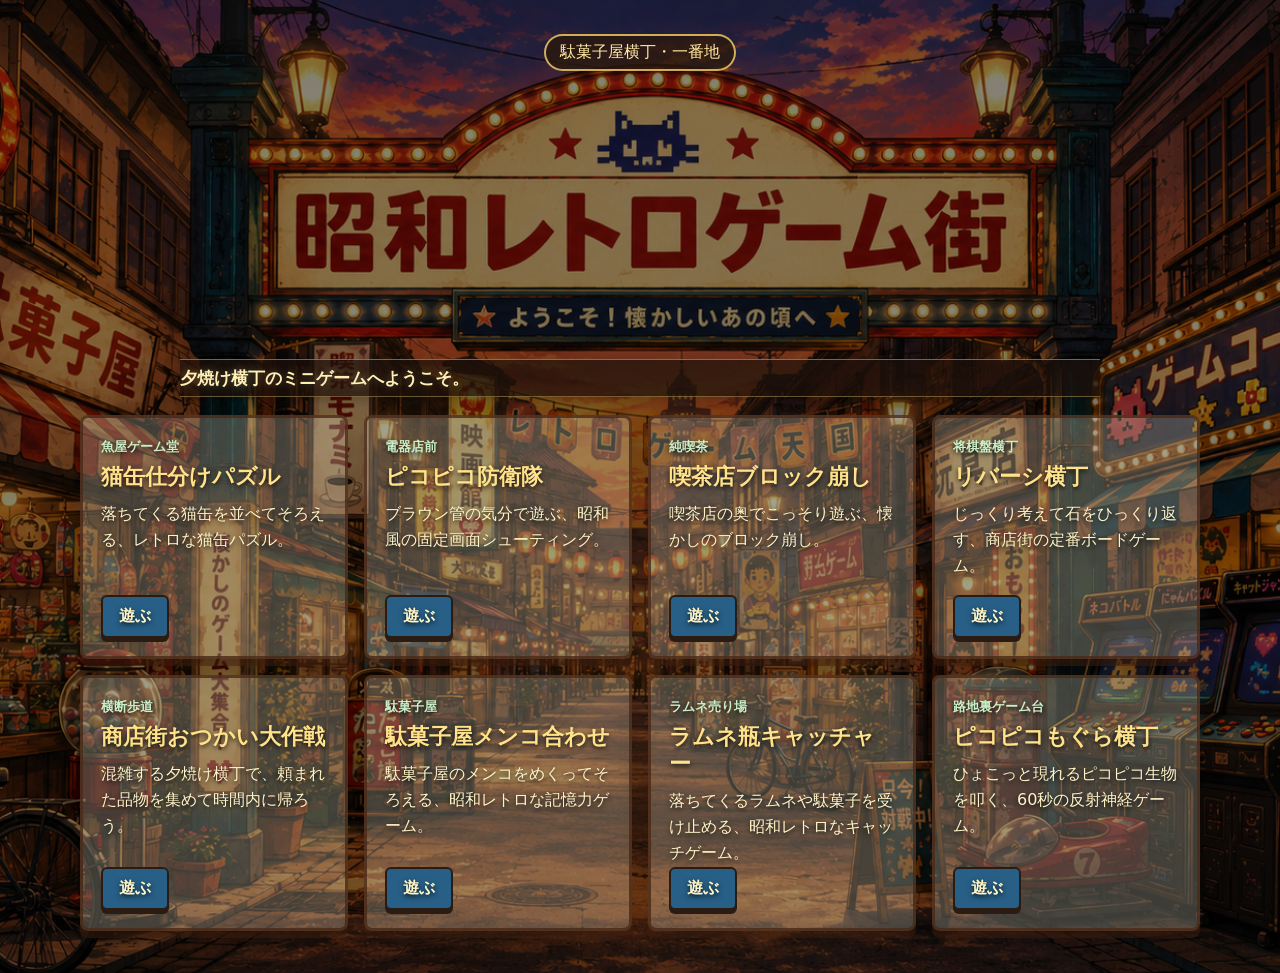
<file: index.html>
<!doctype html>
<html lang="ja">
  <head>
  <!-- Google tag (gtag.js) -->
  <script async src="https://www.googletagmanager.com/gtag/js?id=G-K0KRRH8DCW"></script>
  <script>
    window.dataLayer = window.dataLayer || [];
    function gtag(){dataLayer.push(arguments);}
    gtag('js', new Date());

    gtag('config', 'G-K0KRRH8DCW');
  </script>

    <meta charset="utf-8">
    <meta name="viewport" content="width=device-width, initial-scale=1">
    <title>昭和レトロゲーム街</title>
    <link rel="icon" type="image/svg+xml" href="images/favicon.svg">
    <link rel="stylesheet" href="style.css">
  </head>
  <body>
    <main class="hero town-hero">
      <div class="shade"></div>

      <section class="hero-content" aria-label="昭和レトロゲーム街">
        <p class="street-label">駄菓子屋横丁・一番地</p>
        <div class="ticker" aria-label="案内表示">
          <p class="ticker-track">夕焼け横丁のミニゲームへようこそ。</p>
        </div>

        <div class="game-grid" aria-label="ゲーム一覧">
          <a class="game-card playable" href="games/catcan.html">
            <p class="shop-tag">魚屋ゲーム堂</p>
            <h2>猫缶仕分けパズル</h2>
            <p>落ちてくる猫缶を並べてそろえる、レトロな猫缶パズル。</p>
            <span class="play-button">遊ぶ</span>
          </a>

          <a class="game-card playable" href="games/defense.html">
            <p class="shop-tag">電器店前</p>
            <h2>ピコピコ防衛隊</h2>
            <p>ブラウン管の気分で遊ぶ、昭和風の固定画面シューティング。</p>
            <span class="play-button">遊ぶ</span>
          </a>

          <a class="game-card playable" href="games/block.html">
            <p class="shop-tag">純喫茶</p>
            <h2>喫茶店ブロック崩し</h2>
            <p>喫茶店の奥でこっそり遊ぶ、懐かしのブロック崩し。</p>
            <span class="play-button">遊ぶ</span>
          </a>

          <a class="game-card playable" href="games/reversi.html">
            <p class="shop-tag">将棋盤横丁</p>
            <h2>リバーシ横丁</h2>
            <p>じっくり考えて石をひっくり返す、商店街の定番ボードゲーム。</p>
            <span class="play-button">遊ぶ</span>
          </a>

          <a class="game-card playable" href="games/crossing.html">
            <p class="shop-tag">横断歩道</p>
            <h2>商店街おつかい大作戦</h2>
            <p>混雑する夕焼け横丁で、頼まれた品物を集めて時間内に帰ろう。</p>
            <span class="play-button">遊ぶ</span>
          </a>

          <a class="game-card playable" href="games/menko.html">
            <p class="shop-tag">駄菓子屋</p>
            <h2>駄菓子屋メンコ合わせ</h2>
            <p>駄菓子屋のメンコをめくってそろえる、昭和レトロな記憶力ゲーム。</p>
            <span class="play-button">遊ぶ</span>
          </a>

          <a class="game-card playable" href="games/ramune.html">
            <p class="shop-tag">ラムネ売り場</p>
            <h2>ラムネ瓶キャッチャー</h2>
            <p>落ちてくるラムネや駄菓子を受け止める、昭和レトロなキャッチゲーム。</p>
            <span class="play-button">遊ぶ</span>
          </a>

          <a class="game-card playable" href="games/mogura.html">
            <p class="shop-tag">路地裏ゲーム台</p>
            <h2>ピコピコもぐら横丁</h2>
            <p>ひょこっと現れるピコピコ生物を叩く、60秒の反射神経ゲーム。</p>
            <span class="play-button">遊ぶ</span>
          </a>
        </div>
      </section>
    </main>

    <script src="script.js"></script>
  </body>
</html>
</file>
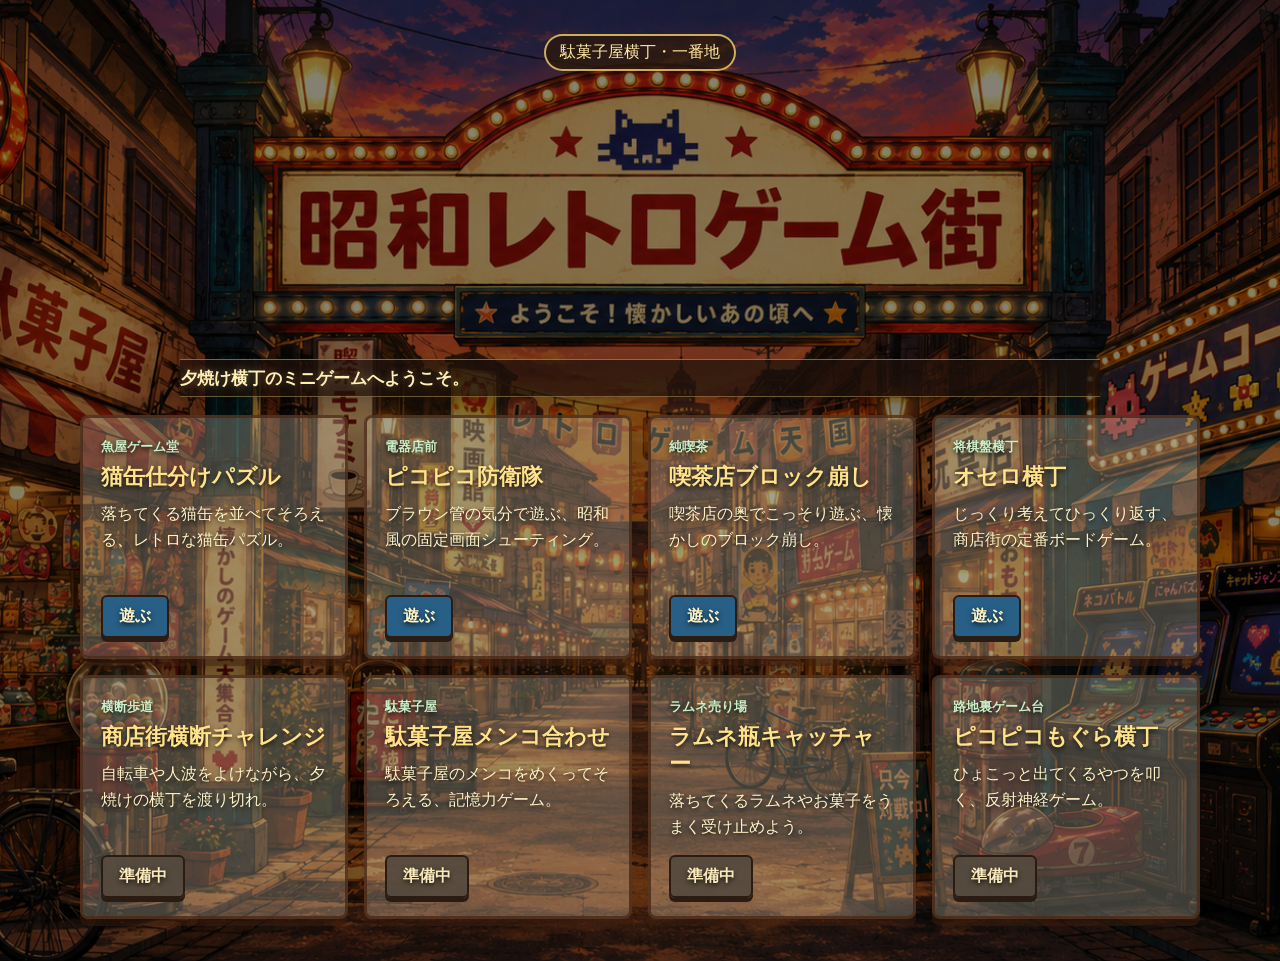
<file: html-css-javascript-react-github-pages/index.html>
<!doctype html>
<html lang="ja">
  <head>
    <meta charset="utf-8">
    <meta name="viewport" content="width=device-width, initial-scale=1">
    <title>昭和レトロゲーム街</title>
    <link rel="icon" type="image/svg+xml" href="images/favicon.svg">
    <link rel="stylesheet" href="style.css">
  </head>
  <body>
    <main class="hero town-hero">
      <div class="shade"></div>

      <section class="hero-content" aria-label="昭和レトロゲーム街">
        <p class="street-label">駄菓子屋横丁・一番地</p>
        <div class="ticker" aria-label="案内表示">
          <p class="ticker-track">夕焼け横丁のミニゲームへようこそ。</p>
        </div>

        <div class="game-grid" aria-label="ゲーム一覧">
          <a class="game-card playable" href="games/catcan.html">
            <p class="shop-tag">魚屋ゲーム堂</p>
            <h2>猫缶仕分けパズル</h2>
            <p>落ちてくる猫缶を並べてそろえる、レトロな猫缶パズル。</p>
            <span class="play-button">遊ぶ</span>
          </a>

          <a class="game-card playable" href="games/defense.html">
            <p class="shop-tag">電器店前</p>
            <h2>ピコピコ防衛隊</h2>
            <p>ブラウン管の気分で遊ぶ、昭和風の固定画面シューティング。</p>
            <span class="play-button">遊ぶ</span>
          </a>

          <a class="game-card playable" href="games/block.html">
            <p class="shop-tag">純喫茶</p>
            <h2>喫茶店ブロック崩し</h2>
            <p>喫茶店の奥でこっそり遊ぶ、懐かしのブロック崩し。</p>
            <span class="play-button">遊ぶ</span>
          </a>

          <a class="game-card playable" href="games/othello.html">
            <p class="shop-tag">将棋盤横丁</p>
            <h2>オセロ横丁</h2>
            <p>じっくり考えてひっくり返す、商店街の定番ボードゲーム。</p>
            <span class="play-button">遊ぶ</span>
          </a>

          <article class="game-card locked" aria-disabled="true">
            <p class="shop-tag">横断歩道</p>
            <h2>商店街横断チャレンジ</h2>
            <p>自転車や人波をよけながら、夕焼けの横丁を渡り切れ。</p>
            <span class="play-button disabled">準備中</span>
          </article>

          <article class="game-card locked" aria-disabled="true">
            <p class="shop-tag">駄菓子屋</p>
            <h2>駄菓子屋メンコ合わせ</h2>
            <p>駄菓子屋のメンコをめくってそろえる、記憶力ゲーム。</p>
            <span class="play-button disabled">準備中</span>
          </article>

          <article class="game-card locked" aria-disabled="true">
            <p class="shop-tag">ラムネ売り場</p>
            <h2>ラムネ瓶キャッチャー</h2>
            <p>落ちてくるラムネやお菓子をうまく受け止めよう。</p>
            <span class="play-button disabled">準備中</span>
          </article>

          <article class="game-card locked" aria-disabled="true">
            <p class="shop-tag">路地裏ゲーム台</p>
            <h2>ピコピコもぐら横丁</h2>
            <p>ひょこっと出てくるやつを叩く、反射神経ゲーム。</p>
            <span class="play-button disabled">準備中</span>
          </article>
        </div>
      </section>
    </main>

    <script src="script.js"></script>
  </body>
</html>
</file>
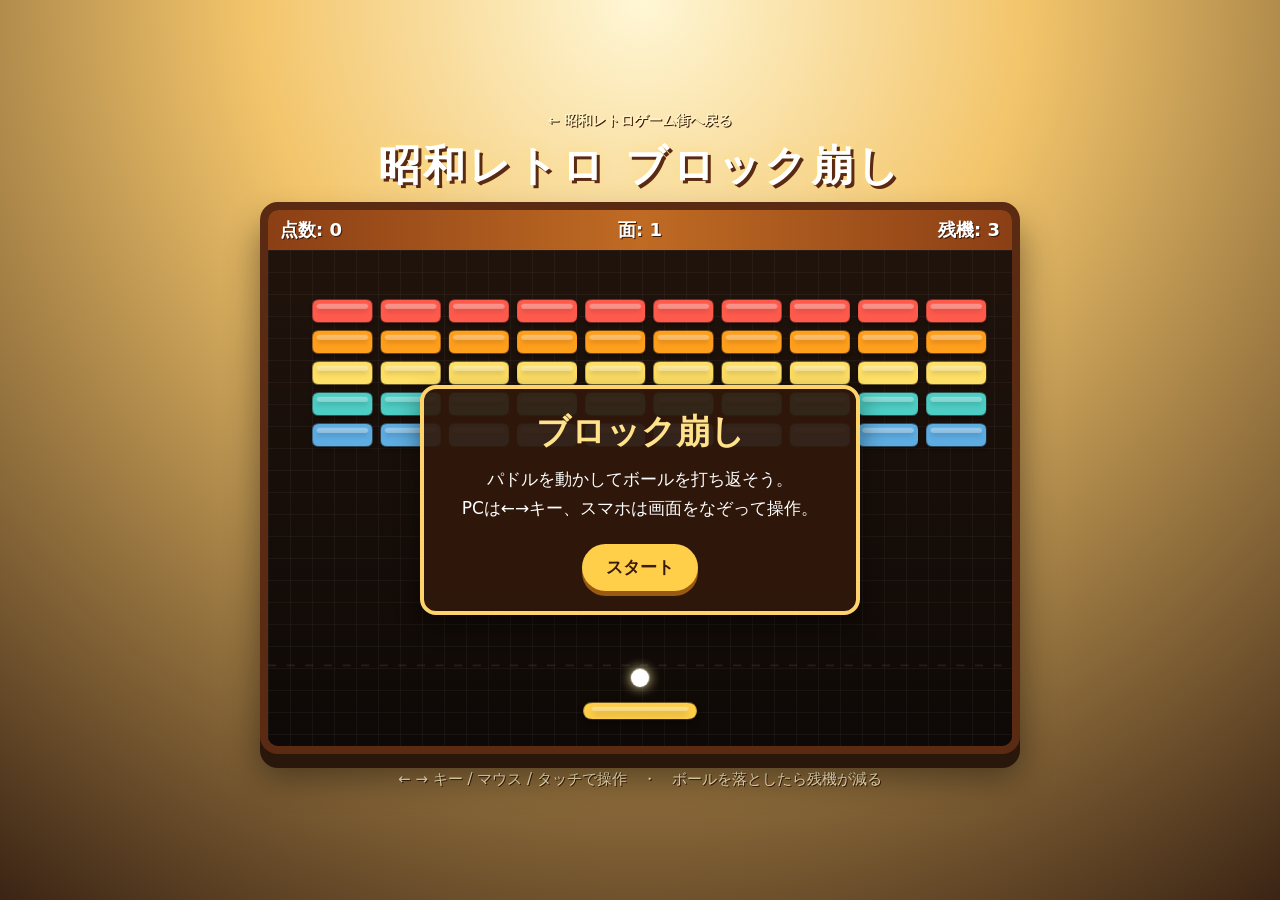
<file: games/block.html>
<!DOCTYPE html>
<html lang="ja">
<head>
  <!-- Google tag (gtag.js) -->
  <script async src="https://www.googletagmanager.com/gtag/js?id=G-K0KRRH8DCW"></script>
  <script>
    window.dataLayer = window.dataLayer || [];
    function gtag(){dataLayer.push(arguments);}
    gtag('js', new Date());

    gtag('config', 'G-K0KRRH8DCW');
  </script>

  <meta charset="UTF-8" />
  <meta name="viewport" content="width=device-width, initial-scale=1.0, user-scalable=no" />
  <title>昭和レトロ ブロック崩し</title>
  <link rel="icon" type="image/svg+xml" href="../images/favicon.svg">
  <style>
    * {
      box-sizing: border-box;
      -webkit-tap-highlight-color: transparent;
    }

    body {
      margin: 0;
      min-height: 100vh;
      background:
        radial-gradient(circle at top, #fff7d6 0%, #f3c56b 35%, #3b2414 100%);
      font-family: "Hiragino Maru Gothic ProN", "Yu Gothic", system-ui, sans-serif;
      color: #fff;
      overflow: hidden;
      touch-action: none;
    }

    .wrap {
      width: 100vw;
      height: 100vh;
      display: flex;
      flex-direction: column;
      align-items: center;
      justify-content: center;
      padding: 12px;
    }

    .back-link {
      display: inline-block;
      margin: 0 0 8px;
      color: #fff4c4;
      text-decoration: none;
      font-size: 14px;
      font-weight: bold;
      text-shadow: 1px 1px 0 #3b1a0a;
    }

    .back-link:hover {
      text-decoration: underline;
    }

    h1 {
      margin: 0 0 8px;
      font-size: clamp(22px, 5vw, 42px);
      letter-spacing: 0.08em;
      text-shadow: 3px 3px 0 #5a2b12, 0 0 12px rgba(255, 220, 120, 0.8);
    }

    .game-shell {
      width: min(94vw, 760px);
      border: 8px solid #5a2b12;
      border-radius: 18px;
      background: #1b120c;
      box-shadow:
        0 14px 0 #2a170b,
        0 22px 35px rgba(0, 0, 0, 0.45);
      overflow: hidden;
      position: relative;
    }

    .hud {
      display: flex;
      justify-content: space-between;
      align-items: center;
      padding: 8px 12px;
      background: linear-gradient(90deg, #8b3f15, #c06b24, #8b3f15);
      font-weight: bold;
      font-size: clamp(13px, 2.6vw, 18px);
      text-shadow: 1px 1px 0 #3b1a0a;
    }

    canvas {
      display: block;
      width: 100%;
      height: auto;
      background:
        linear-gradient(rgba(255,255,255,0.04) 1px, transparent 1px),
        linear-gradient(90deg, rgba(255,255,255,0.04) 1px, transparent 1px),
        linear-gradient(#20130c, #0e0906);
      background-size: 22px 22px, 22px 22px, auto;
    }

    .panel {
      position: absolute;
      inset: 45px 0 0;
      display: flex;
      align-items: center;
      justify-content: center;
      padding: 20px;
      pointer-events: none;
    }

    .message {
      width: min(88%, 440px);
      background: rgba(48, 24, 10, 0.92);
      border: 4px solid #ffd36b;
      border-radius: 16px;
      text-align: center;
      padding: 20px 18px;
      box-shadow: 0 10px 25px rgba(0, 0, 0, 0.45);
      pointer-events: auto;
    }

    .message h2 {
      margin: 0 0 10px;
      font-size: clamp(22px, 5vw, 34px);
      color: #ffe28a;
    }

    .message p {
      margin: 8px 0;
      line-height: 1.7;
      font-size: clamp(14px, 3.2vw, 17px);
    }

    button {
      margin-top: 14px;
      border: none;
      border-radius: 999px;
      padding: 12px 24px;
      background: #ffcf4a;
      color: #3a1a08;
      font-weight: bold;
      font-size: 17px;
      cursor: pointer;
      box-shadow: 0 5px 0 #9a5a13;
    }

    button:active {
      transform: translateY(4px);
      box-shadow: 0 1px 0 #9a5a13;
    }

    .help {
      margin-top: 16px;
      font-size: clamp(12px, 2.7vw, 15px);
      color: #fff4c4;
      text-align: center;
      text-shadow: 1px 1px 0 #3b1a0a;
    }

    .hidden {
      display: none;
    }

    @media (max-height: 620px) {
      h1 {
        display: none;
      }

      .help {
        display: none;
      }
    }
  </style>
</head>
<body>
  <div class="wrap">
    <a class="back-link" href="../index.html">← 昭和レトロゲーム街へ戻る</a>
    <h1>昭和レトロ ブロック崩し</h1>

    <div class="game-shell" id="gameShell">
      <div class="hud">
        <div>点数: <span id="score">0</span></div>
        <div>面: <span id="level">1</span></div>
        <div>残機: <span id="lives">3</span></div>
      </div>

      <canvas id="game" width="720" height="480"></canvas>

      <div class="panel" id="panel">
        <div class="message">
          <h2 id="messageTitle">ブロック崩し</h2>
          <p id="messageText">
            パドルを動かしてボールを打ち返そう。<br>
            PCは←→キー、スマホは画面をなぞって操作。
          </p>
          <button id="startBtn">スタート</button>
        </div>
      </div>
    </div>

    <div class="help">← → キー / マウス / タッチで操作　・　ボールを落としたら残機が減る</div>
  </div>

  <script>
    const GA_GAME_NAME = "?????????";

    function trackGaGameStart() {
      if (typeof gtag === "function") {
        gtag("event", "game_start", {
          game_name: GA_GAME_NAME
        });
      }
    }

    function trackGaGameEnd(result, finalScore) {
      if (typeof gtag === "function") {
        const params = { game_name: GA_GAME_NAME, result };
        if (typeof finalScore === "number") params.score = finalScore;
        gtag("event", "game_end", params);
      }
    }

    const canvas = document.getElementById("game");
    const ctx = canvas.getContext("2d");

    const scoreEl = document.getElementById("score");
    const levelEl = document.getElementById("level");
    const livesEl = document.getElementById("lives");
    const panel = document.getElementById("panel");
    const messageTitle = document.getElementById("messageTitle");
    const messageText = document.getElementById("messageText");
    const startBtn = document.getElementById("startBtn");

    const W = canvas.width;
    const H = canvas.height;

    let score = 0;
    let level = 1;
    let lives = 3;
    let running = false;
    let leftPressed = false;
    let rightPressed = false;
    let animationId = null;
    let audioCtx = null;
    let masterGain = null;
    let audioUnlocked = false;
    let soundEnabled = true;

    const paddle = {
      w: 110,
      h: 16,
      x: W / 2 - 55,
      y: H - 42,
      speed: 9
    };

    const ball = {
      x: W / 2,
      y: H - 66,
      r: 9,
      dx: 4,
      dy: -4
    };

    const brick = {
      rows: 5,
      cols: 10,
      w: 58,
      h: 22,
      padding: 8,
      offsetTop: 48,
      offsetLeft: 43
    };

    let bricks = [];

    function makeBricks() {
      bricks = [];
      const colors = ["#ff5b4d", "#ff9f1c", "#ffe066", "#4ecdc4", "#5dade2"];

      for (let r = 0; r < brick.rows; r++) {
        bricks[r] = [];
        for (let c = 0; c < brick.cols; c++) {
          const strength = r < 1 && level >= 3 ? 2 : 1;
          bricks[r][c] = {
            x: brick.offsetLeft + c * (brick.w + brick.padding),
            y: brick.offsetTop + r * (brick.h + brick.padding),
            alive: true,
            strength,
            color: colors[r % colors.length]
          };
        }
      }
    }

    function resetBallAndPaddle() {
      paddle.x = W / 2 - paddle.w / 2;
      ball.x = W / 2;
      ball.y = H - 66;

      const speed = 4 + Math.min(level - 1, 4) * 0.7;
      ball.dx = Math.random() < 0.5 ? -speed : speed;
      ball.dy = -speed;
    }

    function updateHud() {
      scoreEl.textContent = score;
      levelEl.textContent = level;
      livesEl.textContent = lives;
    }

    function showPanel(title, text, buttonText) {
      messageTitle.innerHTML = title;
      messageText.innerHTML = text;
      startBtn.textContent = buttonText;
      panel.classList.remove("hidden");
    }

    function hidePanel() {
      panel.classList.add("hidden");
    }

    function startGame() {
      if (running) return;
      trackGaGameStart();

      if (lives <= 0) {
        score = 0;
        level = 1;
        lives = 3;
        makeBricks();
      }

      running = true;
      hidePanel();
      updateHud();
      cancelAnimationFrame(animationId);
      loop();
    }

    function nextLevel() {
      trackGaGameEnd("clear", score);
      running = false;
      level++;
      makeBricks();
      resetBallAndPaddle();
      updateHud();
      showPanel(
        "クリア！",
        "次の面へ進もう。<br>少しずつボールが速くなるよ。",
        "次の面へ"
      );
    }

    function gameOver() {
      trackGaGameEnd("gameover", score);
      running = false;
      showPanel(
        "ゲームオーバー",
        "最終スコア：" + score + "点<br>もう一回いく？",
        "もう一度"
      );
    }

    function initAudio() {
      try {
        if (!audioCtx) {
          audioCtx = new (window.AudioContext || window.webkitAudioContext)();
          masterGain = audioCtx.createGain();
          masterGain.gain.value = 0.08;
          masterGain.connect(audioCtx.destination);
        }

        if (audioCtx.state === "suspended") {
          audioCtx.resume();
        }
      } catch (e) {
        // 音が使えない環境でもゲームは続行
      }
    }

    function unlockAudio() {
      if (audioUnlocked) return;

      try {
        initAudio();

        if (!audioCtx || !masterGain) return;

        const now = audioCtx.currentTime;
        const osc = audioCtx.createOscillator();
        const gain = audioCtx.createGain();

        osc.type = "square";
        osc.frequency.value = 440;
        gain.gain.setValueAtTime(0.0001, now);
        gain.gain.exponentialRampToValueAtTime(0.00001, now + 0.03);
        osc.connect(gain);
        gain.connect(masterGain);
        osc.start(now);
        osc.stop(now + 0.03);
        audioUnlocked = true;
      } catch (e) {
        // iOSで失敗してもゲームは続行
      }
    }

    function beep(freq, duration) {
      if (!soundEnabled) return;

      try {
        initAudio();

        if (!audioCtx || !masterGain) return;

        const now = audioCtx.currentTime;
        const osc = audioCtx.createOscillator();
        const gain = audioCtx.createGain();

        osc.type = "square";
        osc.frequency.setValueAtTime(freq, now);
        gain.gain.setValueAtTime(0.035, now);
        gain.gain.exponentialRampToValueAtTime(0.001, now + duration);
        osc.connect(gain);
        gain.connect(masterGain);
        osc.start(now);
        osc.stop(now + duration);
      } catch (e) {
        // 音が鳴らない環境でもゲームは続行
      }
    }

    function drawRoundedRect(x, y, w, h, radius) {
      ctx.beginPath();
      ctx.moveTo(x + radius, y);
      ctx.lineTo(x + w - radius, y);
      ctx.quadraticCurveTo(x + w, y, x + w, y + radius);
      ctx.lineTo(x + w, y + h - radius);
      ctx.quadraticCurveTo(x + w, y + h, x + w - radius, y + h);
      ctx.lineTo(x + radius, y + h);
      ctx.quadraticCurveTo(x, y + h, x, y + h - radius);
      ctx.lineTo(x, y + radius);
      ctx.quadraticCurveTo(x, y, x + radius, y);
      ctx.closePath();
    }

    function drawBricks() {
      for (let r = 0; r < brick.rows; r++) {
        for (let c = 0; c < brick.cols; c++) {
          const b = bricks[r][c];
          if (!b.alive) continue;

          ctx.save();
          ctx.shadowColor = "rgba(0,0,0,0.35)";
          ctx.shadowBlur = 4;
          ctx.shadowOffsetY = 3;

          drawRoundedRect(b.x, b.y, brick.w, brick.h, 6);
          ctx.fillStyle = b.strength === 2 ? "#b37cff" : b.color;
          ctx.fill();

          ctx.fillStyle = "rgba(255,255,255,0.35)";
          drawRoundedRect(b.x + 4, b.y + 4, brick.w - 8, 5, 3);
          ctx.fill();

          ctx.restore();
        }
      }
    }

    function drawPaddle() {
      ctx.save();
      ctx.shadowColor = "rgba(0,0,0,0.45)";
      ctx.shadowBlur = 6;
      ctx.shadowOffsetY = 4;

      drawRoundedRect(paddle.x, paddle.y, paddle.w, paddle.h, 9);
      ctx.fillStyle = "#ffcf4a";
      ctx.fill();

      ctx.fillStyle = "rgba(255,255,255,0.35)";
      drawRoundedRect(paddle.x + 8, paddle.y + 4, paddle.w - 16, 4, 3);
      ctx.fill();

      ctx.restore();
    }

    function drawBall() {
      ctx.save();
      ctx.beginPath();
      ctx.arc(ball.x, ball.y, ball.r, 0, Math.PI * 2);
      ctx.fillStyle = "#ffffff";
      ctx.shadowColor = "#fff1a8";
      ctx.shadowBlur = 12;
      ctx.fill();
      ctx.closePath();
      ctx.restore();
    }

    function drawCenterLine() {
      ctx.save();
      ctx.globalAlpha = 0.15;
      ctx.strokeStyle = "#ffffff";
      ctx.setLineDash([8, 10]);
      ctx.beginPath();
      ctx.moveTo(0, H - 78);
      ctx.lineTo(W, H - 78);
      ctx.stroke();
      ctx.restore();
    }

    function draw() {
      ctx.clearRect(0, 0, W, H);
      drawCenterLine();
      drawBricks();
      drawPaddle();
      drawBall();
    }

    function movePaddle() {
      if (leftPressed) paddle.x -= paddle.speed;
      if (rightPressed) paddle.x += paddle.speed;

      if (paddle.x < 0) paddle.x = 0;
      if (paddle.x + paddle.w > W) paddle.x = W - paddle.w;
    }

    function collideWithWalls() {
      if (ball.x + ball.dx > W - ball.r || ball.x + ball.dx < ball.r) {
        ball.dx = -ball.dx;
      }

      if (ball.y + ball.dy < ball.r) {
        ball.dy = -ball.dy;
      }
    }

    function collideWithPaddle() {
      const hit =
        ball.x > paddle.x &&
        ball.x < paddle.x + paddle.w &&
        ball.y + ball.r > paddle.y &&
        ball.y - ball.r < paddle.y + paddle.h &&
        ball.dy > 0;

      if (!hit) return;

      const hitPoint = (ball.x - (paddle.x + paddle.w / 2)) / (paddle.w / 2);
      const speed = Math.sqrt(ball.dx * ball.dx + ball.dy * ball.dy);

      ball.dx = hitPoint * speed;
      ball.dy = -Math.abs(speed);

      ball.y = paddle.y - ball.r - 1;
    }

    function collideWithBricks() {
      let remaining = 0;

      for (let r = 0; r < brick.rows; r++) {
        for (let c = 0; c < brick.cols; c++) {
          const b = bricks[r][c];
          if (!b.alive) continue;

          remaining++;

          const hit =
            ball.x > b.x &&
            ball.x < b.x + brick.w &&
            ball.y > b.y &&
            ball.y < b.y + brick.h;

          if (!hit) continue;

          ball.dy = -ball.dy;
          b.strength--;

          if (b.strength <= 0) {
            b.alive = false;
            score += 10;
          } else {
            score += 3;
          }

          updateHud();
          return;
        }
      }

      if (remaining === 0) {
        nextLevel();
      }
    }

    function checkMiss() {
      if (ball.y - ball.r <= H) return;

      lives--;
      updateHud();

      if (lives <= 0) {
        gameOver();
        return;
      }

      running = false;
      resetBallAndPaddle();
      showPanel(
        "ミス！",
        "残機はあと " + lives + "。<br>落ち着いて打ち返そう。",
        "再開"
      );
    }

    function update() {
      movePaddle();
      collideWithWalls();
      collideWithPaddle();
      collideWithBricks();

      ball.x += ball.dx;
      ball.y += ball.dy;

      checkMiss();
    }

    function loop() {
      if (!running) {
        draw();
        return;
      }

      update();
      draw();
      animationId = requestAnimationFrame(loop);
    }

    function setPaddleByClientX(clientX) {
      const rect = canvas.getBoundingClientRect();
      const scale = W / rect.width;
      const x = (clientX - rect.left) * scale;
      paddle.x = x - paddle.w / 2;

      if (paddle.x < 0) paddle.x = 0;
      if (paddle.x + paddle.w > W) paddle.x = W - paddle.w;
    }

    document.addEventListener("keydown", (e) => {
      if (e.key === " " || e.key === "Enter") unlockAudio();
      if (e.key === "ArrowLeft") leftPressed = true;
      if (e.key === "ArrowRight") rightPressed = true;
      if (e.key === " " || e.key === "Enter") startGame();
    });

    document.addEventListener("keyup", (e) => {
      if (e.key === "ArrowLeft") leftPressed = false;
      if (e.key === "ArrowRight") rightPressed = false;
    });

    canvas.addEventListener("mousemove", (e) => {
      setPaddleByClientX(e.clientX);
    });

    canvas.addEventListener("touchstart", (e) => {
      e.preventDefault();
      unlockAudio();
      if (!running) startGame();
      setPaddleByClientX(e.touches[0].clientX);
    }, { passive: false });

    canvas.addEventListener("touchmove", (e) => {
      e.preventDefault();
      setPaddleByClientX(e.touches[0].clientX);
    }, { passive: false });

    canvas.addEventListener("pointerdown", () => {
      unlockAudio();
    });

    startBtn.addEventListener("pointerdown", () => {
      unlockAudio();
    });

    startBtn.addEventListener("touchstart", () => {
      unlockAudio();
    }, { passive: true });

    startBtn.addEventListener("click", () => {
      unlockAudio();
      startGame();
    });

    makeBricks();
    resetBallAndPaddle();
    updateHud();
    draw();
  </script>
</body>
</html>
</file>
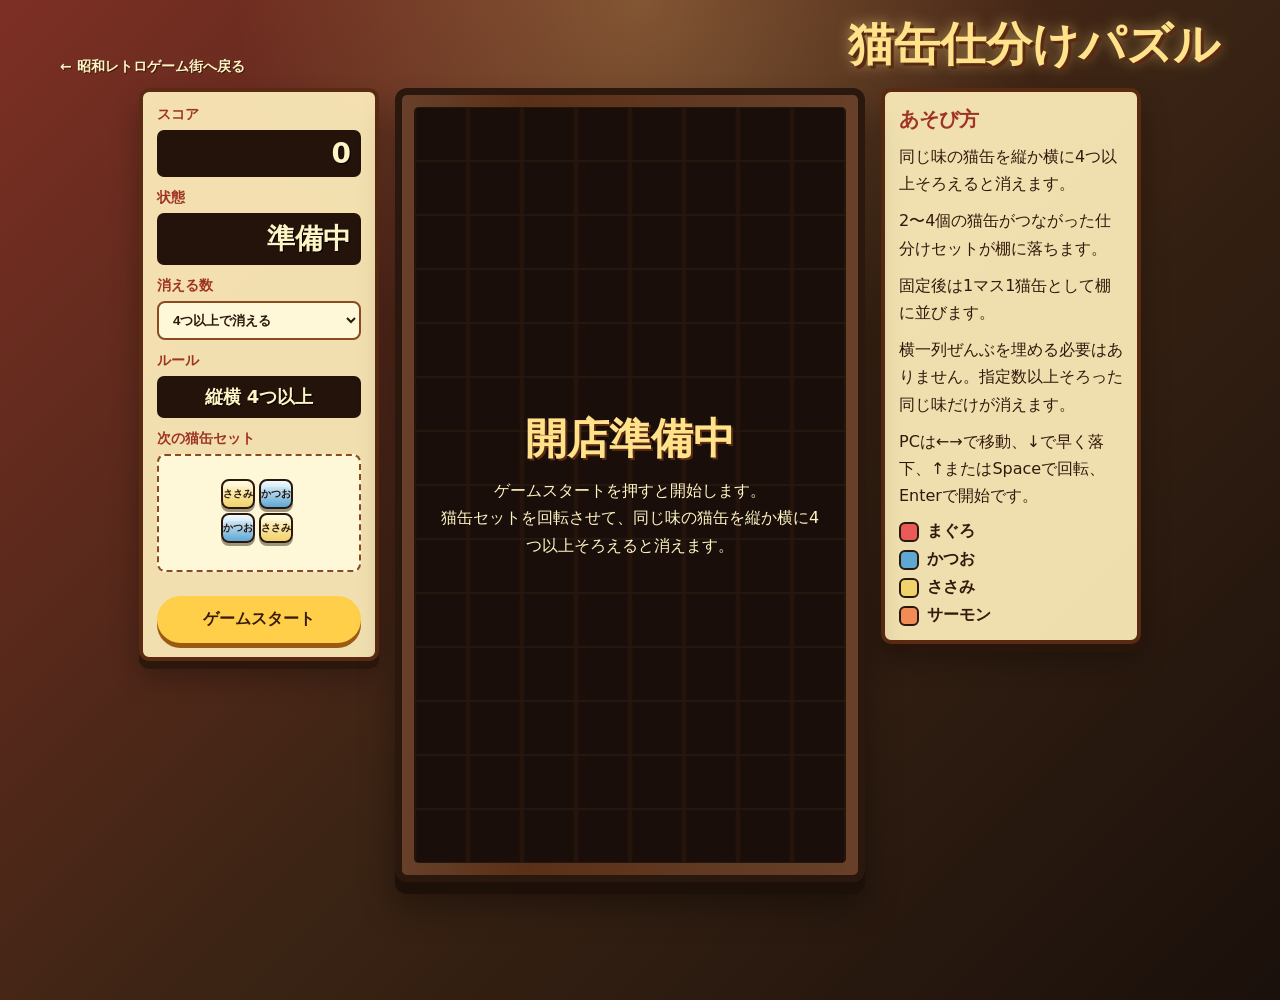
<file: games/catcan.html>
<!DOCTYPE html>
<html lang="ja">
<head>
  <!-- Google tag (gtag.js) -->
  <script async src="https://www.googletagmanager.com/gtag/js?id=G-K0KRRH8DCW"></script>
  <script>
    window.dataLayer = window.dataLayer || [];
    function gtag(){dataLayer.push(arguments);}
    gtag('js', new Date());

    gtag('config', 'G-K0KRRH8DCW');
  </script>

  <meta charset="UTF-8" />
  <meta name="viewport" content="width=device-width, initial-scale=1.0, user-scalable=no" />
  <title>猫缶仕分けパズル</title>
  <link rel="icon" type="image/svg+xml" href="../images/favicon.svg">
  <style>
    * {
      box-sizing: border-box;
      -webkit-tap-highlight-color: transparent;
    }

    body {
      margin: 0;
      min-height: 100vh;
      color: #fff3c7;
      font-family: "Hiragino Maru Gothic ProN", "Yu Gothic", "Meiryo", system-ui, sans-serif;
      background:
        radial-gradient(circle at top, rgba(255, 218, 123, 0.25), transparent 34%),
        linear-gradient(135deg, #7d2f24 0%, #3b2414 52%, #1a100b 100%);
      overflow-x: hidden;
    }

    button,
    a {
      font: inherit;
    }

    .page {
      width: min(1160px, calc(100% - 24px));
      min-height: 100vh;
      margin: 0 auto;
      padding: 14px 0 118px;
    }

    .top {
      display: flex;
      align-items: end;
      justify-content: space-between;
      gap: 16px;
      margin-bottom: 12px;
    }

    .back-link {
      display: inline-block;
      color: #fff4c4;
      text-decoration: none;
      font-size: 14px;
      font-weight: bold;
      text-shadow: 1px 1px 0 #3b1a0a;
    }

    .back-link:hover {
      text-decoration: underline;
    }

    h1 {
      margin: 0;
      color: #ffe28a;
      text-align: right;
      font-size: clamp(25px, 5vw, 46px);
      letter-spacing: 0;
      text-shadow: 3px 3px 0 #5a2b12, 0 0 14px rgba(255, 222, 128, 0.6);
    }

    .layout {
      display: grid;
      grid-template-columns: minmax(180px, 240px) minmax(300px, 470px) minmax(190px, 260px);
      align-items: start;
      justify-content: center;
      gap: 16px;
    }

    .panel {
      color: #32190c;
      background: rgba(255, 239, 188, 0.92);
      border: 4px solid #5a2b12;
      border-radius: 10px;
      box-shadow: 0 8px 0 rgba(42, 23, 11, 0.85), 0 16px 28px rgba(0, 0, 0, 0.28);
      padding: 14px;
    }

    .meter {
      display: grid;
      gap: 6px;
      margin-bottom: 12px;
    }

    .label {
      color: #9d3425;
      font-weight: 900;
      font-size: 14px;
    }

    .value {
      min-height: 42px;
      display: grid;
      place-items: center end;
      padding: 7px 10px;
      color: #fff4c4;
      background: #23130b;
      border-radius: 7px;
      font-size: 28px;
      font-weight: 900;
      text-shadow: 1px 1px 0 #000;
    }

    .next-can {
      min-height: 118px;
      display: grid;
      place-items: center;
      color: #2b170d;
      background: #fff8d8;
      border: 2px dashed #8a4a24;
      border-radius: 8px;
      overflow: hidden;
    }

    .rule-select {
      width: 100%;
      padding: 9px 10px;
      color: #2b170d;
      background: #fff8d8;
      border: 2px solid #8a4a24;
      border-radius: 8px;
      font-weight: 900;
    }

    .rule-value {
      place-items: center;
      text-align: center;
      font-size: 18px;
    }

    .preview-grid {
      position: relative;
      width: 118px;
      height: 92px;
    }

    .preview-can {
      position: absolute;
      width: 34px;
      height: 30px;
      display: grid;
      place-items: center;
      color: #271309;
      border: 2px solid #2a170d;
      border-radius: 8px;
      box-shadow: inset 0 6px 0 rgba(255, 255, 255, 0.28), 0 3px 0 rgba(42, 23, 13, 0.45);
      font-size: 10px;
      font-weight: 900;
    }

    .start-button {
      width: 100%;
      margin-top: 12px;
      padding: 13px 14px;
      color: #3a1a08;
      background: #ffcf4a;
      border: 0;
      border-radius: 999px;
      box-shadow: 0 5px 0 #9a5a13;
      font-weight: 900;
      cursor: pointer;
    }

    .start-button:active,
    .touch-controls button:active {
      transform: translateY(3px);
      box-shadow: 0 2px 0 #9a5a13;
    }

    .board-shell {
      position: relative;
      width: min(100%, 470px);
      margin: 0 auto;
      padding: 12px;
      background:
        linear-gradient(90deg, rgba(255, 255, 255, 0.08), transparent 26%, rgba(255, 255, 255, 0.08)),
        #5b3018;
      border: 7px solid #2a170d;
      border-radius: 12px;
      box-shadow: 0 12px 0 #1c1009, 0 24px 34px rgba(0, 0, 0, 0.36);
    }

    canvas {
      display: block;
      width: 100%;
      height: auto;
      background:
        linear-gradient(rgba(255, 226, 138, 0.12) 1px, transparent 1px),
        linear-gradient(90deg, rgba(255, 226, 138, 0.12) 1px, transparent 1px),
        #22140d;
      background-size: calc(100% / 8) calc(100% / 14), calc(100% / 8) calc(100% / 14), auto;
      border-radius: 5px;
    }

    .message {
      position: absolute;
      inset: 12px;
      display: none;
      place-items: center;
      padding: 22px;
      color: #fff4c4;
      text-align: center;
      background: rgba(24, 13, 8, 0.78);
      border-radius: 5px;
    }

    .message.is-visible {
      display: grid;
    }

    .message h2 {
      margin: 0 0 10px;
      color: #ffe28a;
      font-size: clamp(26px, 6vw, 42px);
      text-shadow: 2px 2px 0 #5a2b12;
    }

    .message p {
      margin: 0;
      line-height: 1.7;
    }

    .rules h2 {
      margin: 0 0 10px;
      color: #9d3425;
      font-size: 20px;
    }

    .rules p {
      margin: 0 0 10px;
      line-height: 1.7;
    }

    .flavors {
      display: grid;
      gap: 7px;
      margin-top: 12px;
    }

    .flavor-row {
      display: flex;
      align-items: center;
      gap: 8px;
      font-weight: 800;
    }

    .swatch {
      width: 20px;
      height: 20px;
      border: 2px solid #2a170d;
      border-radius: 6px;
    }

    .touch-controls {
      position: fixed;
      left: 50%;
      bottom: 10px;
      z-index: 10;
      width: min(640px, calc(100% - 16px));
      transform: translateX(-50%);
      display: none;
      grid-template-columns: repeat(5, 1fr);
      gap: 8px;
    }

    .touch-controls button {
      min-height: 56px;
      color: #3a1a08;
      background: #ffcf4a;
      border: 0;
      border-radius: 10px;
      box-shadow: 0 5px 0 #9a5a13;
      font-size: 16px;
      font-weight: 900;
      touch-action: manipulation;
    }

    @media (max-width: 900px) {
      .top {
        align-items: start;
        flex-direction: column;
      }

      h1 {
        text-align: left;
      }

      .layout {
        grid-template-columns: minmax(0, 1fr);
      }

      .panel,
      .board-shell {
        width: min(470px, 100%);
      }

      .rules {
        display: none;
      }

      .touch-controls {
        display: grid;
      }
    }

    @media (max-width: 480px) {
      .page {
        width: min(100% - 14px, 1120px);
        padding-top: 10px;
      }

      .panel {
        display: grid;
        grid-template-columns: 1fr 1fr;
        gap: 10px;
      }

      .meter {
        margin: 0;
      }

      .next-can {
        min-height: 96px;
      }

      .start-button {
        grid-column: 1 / -1;
        margin-top: 0;
      }

      .board-shell {
        padding: 9px;
      }

      .message {
        inset: 9px;
      }
    }
  </style>
</head>
<body>
  <main class="page">
    <header class="top">
      <a class="back-link" href="../index.html">← 昭和レトロゲーム街へ戻る</a>
      <h1>猫缶仕分けパズル</h1>
    </header>

    <section class="layout" aria-label="猫缶仕分けパズル">
      <aside class="panel">
        <div class="meter">
          <span class="label">スコア</span>
          <strong id="score" class="value">0</strong>
        </div>
        <div class="meter">
          <span class="label">状態</span>
          <strong id="status" class="value">準備中</strong>
        </div>
        <div class="meter">
          <label class="label" for="matchCountSelect">消える数</label>
          <select id="matchCountSelect" class="rule-select">
            <option value="3">3つ以上で消える</option>
            <option value="4" selected>4つ以上で消える</option>
          </select>
        </div>
        <div class="meter">
          <span class="label">ルール</span>
          <strong id="ruleValue" class="value rule-value">縦横 4つ以上</strong>
        </div>
        <div class="meter">
          <span class="label">次の猫缶セット</span>
          <div id="nextCan" class="next-can"></div>
        </div>
        <button id="startBtn" class="start-button" type="button">ゲームスタート</button>
      </aside>

      <div class="board-shell">
        <canvas id="game" width="480" height="840" aria-label="猫缶棚の盤面"></canvas>
        <div id="message" class="message is-visible">
          <div>
            <h2>開店準備中</h2>
            <p>ゲームスタートを押すと開始します。<br>猫缶セットを回転させて、同じ味を縦か横に4つ以上そろえよう。</p>
          </div>
        </div>
      </div>

      <aside class="panel rules">
        <h2>あそび方</h2>
        <p id="ruleText">同じ味の猫缶を縦か横に4つ以上そろえると消えます。</p>
        <p>2〜4個の猫缶がつながった仕分けセットが棚に落ちます。</p>
        <p>固定後は1マス1猫缶として棚に並びます。</p>
        <p>横一列ぜんぶを埋める必要はありません。指定数以上そろった同じ味だけが消えます。</p>
        <p>PCは←→で移動、↓で早く落下、↑またはSpaceで回転、Enterで開始です。</p>
        <div class="flavors" aria-label="味一覧">
          <div class="flavor-row"><span class="swatch" style="background:#e95b58"></span>まぐろ</div>
          <div class="flavor-row"><span class="swatch" style="background:#5fa8d3"></span>かつお</div>
          <div class="flavor-row"><span class="swatch" style="background:#f1d36b"></span>ささみ</div>
          <div class="flavor-row"><span class="swatch" style="background:#f28c57"></span>サーモン</div>
        </div>
      </aside>
    </section>
  </main>

  <nav class="touch-controls" aria-label="スマホ操作">
    <button type="button" data-action="left">左</button>
    <button type="button" data-action="right">右</button>
    <button type="button" data-action="down">下</button>
    <button type="button" data-action="rotate">回転</button>
    <button type="button" data-action="drop">落とす</button>
  </nav>

  <script>
    const GA_GAME_NAME = "????????";

    function trackGaGameStart() {
      if (typeof gtag === "function") {
        gtag("event", "game_start", {
          game_name: GA_GAME_NAME
        });
      }
    }

    function trackGaGameEnd(result, finalScore) {
      if (typeof gtag === "function") {
        const params = { game_name: GA_GAME_NAME, result };
        if (typeof finalScore === "number") params.score = finalScore;
        gtag("event", "game_end", params);
      }
    }

    const canvas = document.getElementById("game");
    const ctx = canvas.getContext("2d");
    const scoreEl = document.getElementById("score");
    const statusEl = document.getElementById("status");
    const nextCanEl = document.getElementById("nextCan");
    const startBtn = document.getElementById("startBtn");
    const messageEl = document.getElementById("message");
    const matchCountSelect = document.getElementById("matchCountSelect");
    const ruleValueEl = document.getElementById("ruleValue");
    const ruleTextEl = document.getElementById("ruleText");

    const COLS = 8;
    const ROWS = 14;
    const CELL = canvas.width / COLS;
    const NORMAL_DROP_MS = 740;
    const FAST_DROP_MS = 90;

    const flavors = [
      { id: "maguro", label: "まぐろ", color: "#e95b58", lid: "#fff0cf" },
      { id: "katsuo", label: "かつお", color: "#5fa8d3", lid: "#ecf8ff" },
      { id: "sasami", label: "ささみ", color: "#f1d36b", lid: "#fff8d6" },
      { id: "salmon", label: "サーモン", color: "#f28c57", lid: "#fff1d7" }
    ];

    const setShapes = [
      { name: "横並び猫缶", cells: [[0, 0], [0, 1]] },
      { name: "縦積み猫缶", cells: [[0, 0], [1, 0]] },
      { name: "L字仕分け", cells: [[0, 0], [1, 0], [1, 1]] },
      { name: "小山仕分け", cells: [[0, 1], [1, 0], [1, 1]] },
      { name: "箱詰め猫缶", cells: [[0, 0], [0, 1], [1, 0], [1, 1]] },
      { name: "階段仕分け", cells: [[0, 0], [0, 1], [1, 1], [1, 2]] }
    ];

    let board = makeBoard();
    let current = null;
    let nextSet = makeSet();
    let score = 0;
    let running = false;
    let gameOver = false;
    let resolving = false;
    let clearingCells = new Set();
    let scorePopups = [];
    let matchCount = 4;
    let dropTimer = 0;
    let lastTime = 0;
    let animationId = null;
    let audioCtx = null;
    let masterGain = null;
    let audioUnlocked = false;
    let soundEnabled = true;

    function makeBoard() {
      return Array.from({ length: ROWS }, () => Array(COLS).fill(null));
    }

    function randomFlavor() {
      return flavors[Math.floor(Math.random() * flavors.length)];
    }

    function cloneCells(cells) {
      return cells.map((cell) => ({ row: cell.row, col: cell.col, flavor: cell.flavor }));
    }

    function normalizeCells(cells) {
      const minRow = Math.min(...cells.map((cell) => cell.row));
      const minCol = Math.min(...cells.map((cell) => cell.col));
      return cells.map((cell) => ({
        row: cell.row - minRow,
        col: cell.col - minCol,
        flavor: cell.flavor
      }));
    }

    function makeSet() {
      const shape = setShapes[Math.floor(Math.random() * setShapes.length)];
      return {
        name: shape.name,
        cells: shape.cells.map(([row, col]) => ({
          row,
          col,
          flavor: randomFlavor()
        }))
      };
    }

    function pieceWidth(piece) {
      return Math.max(...piece.cells.map((cell) => cell.col)) + 1;
    }

    function updateNextCan() {
      nextCanEl.innerHTML = "";
      const preview = document.createElement("div");
      preview.className = "preview-grid";
      const cells = normalizeCells(cloneCells(nextSet.cells));
      const width = Math.max(...cells.map((cell) => cell.col)) + 1;
      const height = Math.max(...cells.map((cell) => cell.row)) + 1;
      const originX = (118 - width * 38) / 2;
      const originY = (92 - height * 34) / 2;

      for (const cell of cells) {
        const can = document.createElement("div");
        can.className = "preview-can";
        can.textContent = cell.flavor.label;
        can.style.left = `${originX + cell.col * 38}px`;
        can.style.top = `${originY + cell.row * 34}px`;
        can.style.background = `linear-gradient(180deg, ${cell.flavor.lid}, ${cell.flavor.color})`;
        preview.appendChild(can);
      }

      nextCanEl.appendChild(preview);
    }

    function setStatus(text) {
      statusEl.textContent = text;
    }

    function showMessage(title, text) {
      messageEl.innerHTML = `<div><h2>${title}</h2><p>${text}</p></div>`;
      messageEl.classList.add("is-visible");
    }

    function hideMessage() {
      messageEl.classList.remove("is-visible");
    }

    function getRuleText() {
      return `同じ味の猫缶を縦か横に${matchCount}つ以上そろえると消えます。`;
    }

    function updateRuleDisplay() {
      ruleValueEl.textContent = `縦横 ${matchCount}つ以上`;
      ruleTextEl.textContent = getRuleText();
    }

    function showStartMessage() {
      showMessage(
        "開店準備中",
        `ゲームスタートを押すと開始します。<br>猫缶セットを回転させて、${getRuleText()}`
      );
    }

    function startGame() {
      trackGaGameStart();
      matchCount = Number(matchCountSelect.value);
      updateRuleDisplay();
      matchCountSelect.disabled = true;
      board = makeBoard();
      current = null;
      nextSet = makeSet();
      score = 0;
      running = true;
      gameOver = false;
      resolving = false;
      clearingCells = new Set();
      scorePopups = [];
      dropTimer = 0;
      lastTime = performance.now();
      scoreEl.textContent = score;
      setStatus("仕分け中");
      startBtn.textContent = "仕切り直す";
      updateNextCan();
      hideMessage();
      spawnSet();
      cancelAnimationFrame(animationId);
      animationId = requestAnimationFrame(loop);
    }

    function spawnSet() {
      const cells = cloneCells(nextSet.cells);
      current = {
        row: 0,
        col: Math.floor((COLS - pieceWidth({ cells })) / 2),
        cells
      };
      nextSet = makeSet();
      updateNextCan();

      if (!canPlace(current, current.row, current.col, current.cells)) {
        endGame();
      }
    }

    function endGame() {
      running = false;
      gameOver = true;
      current = null;
      matchCountSelect.disabled = false;
      setStatus("閉店");
      trackGaGameEnd("gameover", score);
      startBtn.textContent = "もう一度遊ぶ";
      showMessage("ゲームオーバー", `スコア ${score} 点<br>棚がいっぱいになりました。<br>もう一度遊ぶを押すと再開します。`);
      draw();
    }

    function canPlace(piece, baseRow, baseCol, cells) {
      for (const cell of cells) {
        const row = baseRow + cell.row;
        const col = baseCol + cell.col;
        if (col < 0 || col >= COLS || row < 0 || row >= ROWS) return false;
        if (board[row][col]) return false;
      }
      return true;
    }

    function moveCurrent(delta) {
      if (!running || resolving || !current) return;
      const nextCol = current.col + delta;
      if (canPlace(current, current.row, nextCol, current.cells)) {
        current.col = nextCol;
        draw();
      }
    }

    function rotateCurrent() {
      if (!running || resolving || !current) return;
      const rotated = normalizeCells(current.cells.map((cell) => ({
        row: cell.col,
        col: -cell.row,
        flavor: cell.flavor
      })));

      const kicks = [0, -1, 1, -2, 2];
      for (const kick of kicks) {
        const nextCol = current.col + kick;
        if (canPlace(current, current.row, nextCol, rotated)) {
          current.cells = rotated;
          current.col = nextCol;
          draw();
          return;
        }
      }
    }

    function stepDown() {
      if (!running || resolving || !current) return;
      if (canPlace(current, current.row + 1, current.col, current.cells)) {
        current.row++;
      } else {
        settleCurrent();
      }
      draw();
    }

    function hardDrop() {
      if (!running || resolving || !current) return;
      while (canPlace(current, current.row + 1, current.col, current.cells)) {
        current.row++;
      }
      settleCurrent();
      draw();
    }

    async function settleCurrent() {
      if (resolving) return;
      for (const cell of current.cells) {
        const row = current.row + cell.row;
        const col = current.col + cell.col;
        board[row][col] = cell.flavor;
      }
      current = null;
      resolving = true;
      await resolveMatches();
      resolving = false;
      if (running) spawnSet();
    }

    async function resolveMatches() {
      let chain = 0;
      let matches = findMatches();

      while (matches.length > 0) {
        chain++;
        clearingCells = new Set(matches.flatMap((match) => match.cells.map(([row, col]) => `${row},${col}`)));

        for (const match of matches) {
          const points = getClearPoints(match.cells.length, chain);
          score += points;
          addScorePopup(match.cells, points);
          playClearSound(match.cells.length, chain);
        }

        scoreEl.textContent = score;
        draw();
        await sleep(260);

        for (const key of clearingCells) {
          const [row, col] = key.split(",").map(Number);
          board[row][col] = null;
        }

        clearingCells = new Set();
        collapseBoard();
        draw();
        await sleep(120);
        matches = findMatches();
      }
    }

    function getClearPoints(count, chain) {
      let base;
      if (matchCount === 3) {
        base = 30;
        if (count === 4) base = 50;
        if (count >= 5) base = 80 + (count - 5) * 30;
      } else {
        base = 40;
        if (count === 5) base = 70;
        if (count >= 6) base = 100 + (count - 6) * 30;
      }
      return Math.floor(base * (1 + (chain - 1) * 0.5));
    }

    function findMatches() {
      const found = [];

      for (let row = 0; row < ROWS; row++) {
        let col = 0;
        while (col < COLS) {
          const flavor = board[row][col];
          if (!flavor) {
            col++;
            continue;
          }

          const startCol = col;
          while (col < COLS && board[row][col]?.id === flavor.id) {
            col++;
          }

          if (col - startCol >= matchCount) {
            const cells = [];
            for (let matchCol = startCol; matchCol < col; matchCol++) {
              cells.push([row, matchCol]);
            }
            found.push({ cells });
          }
        }
      }

      for (let col = 0; col < COLS; col++) {
        let row = 0;
        while (row < ROWS) {
          const flavor = board[row][col];
          if (!flavor) {
            row++;
            continue;
          }

          const startRow = row;
          while (row < ROWS && board[row][col]?.id === flavor.id) {
            row++;
          }

          if (row - startRow >= matchCount) {
            const cells = [];
            for (let matchRow = startRow; matchRow < row; matchRow++) {
              cells.push([matchRow, col]);
            }
            found.push({ cells });
          }
        }
      }

      return found;
    }

    function addScorePopup(cells, points) {
      const avgCol = cells.reduce((sum, [, col]) => sum + col, 0) / cells.length;
      const avgRow = cells.reduce((sum, [row]) => sum + row, 0) / cells.length;
      scorePopups.push({
        x: avgCol * CELL + CELL / 2,
        y: avgRow * CELL + CELL / 2,
        text: `+${points}`,
        alpha: 1,
        vy: -0.42,
        life: 780
      });
    }

    function updateScorePopups(elapsed) {
      for (const popup of scorePopups) {
        popup.y += popup.vy * elapsed;
        popup.life -= elapsed;
        popup.alpha = Math.max(0, popup.life / 780);
      }
      scorePopups = scorePopups.filter((popup) => popup.life > 0);
    }

    function drawScorePopups() {
      for (const popup of scorePopups) {
        ctx.save();
        ctx.globalAlpha = popup.alpha;
        ctx.font = "bold 26px 'Yu Gothic', sans-serif";
        ctx.textAlign = "center";
        ctx.textBaseline = "middle";
        ctx.shadowColor = "rgba(255, 234, 128, 0.95)";
        ctx.shadowBlur = 12;
        ctx.fillStyle = "#ffe98a";
        ctx.strokeStyle = "rgba(65, 26, 8, 0.88)";
        ctx.lineWidth = 5;
        ctx.strokeText(popup.text, popup.x, popup.y);
        ctx.fillText(popup.text, popup.x, popup.y);
        ctx.restore();
      }
    }

    function initAudio() {
      try {
        if (!audioCtx) {
          audioCtx = new (window.AudioContext || window.webkitAudioContext)();
          masterGain = audioCtx.createGain();
          masterGain.gain.value = 0.08;
          masterGain.connect(audioCtx.destination);
        }

        if (audioCtx.state === "suspended") {
          audioCtx.resume();
        }
      } catch (error) {
        // 音が使えない環境でもゲームは続行
      }
    }

    function unlockAudio() {
      if (audioUnlocked) return;

      try {
        initAudio();

        if (!audioCtx || !masterGain) return;

        const now = audioCtx.currentTime;
        const osc = audioCtx.createOscillator();
        const gain = audioCtx.createGain();

        osc.type = "square";
        osc.frequency.value = 440;
        gain.gain.setValueAtTime(0.0001, now);
        gain.gain.exponentialRampToValueAtTime(0.00001, now + 0.03);
        osc.connect(gain);
        gain.connect(masterGain);
        osc.start(now);
        osc.stop(now + 0.03);
        audioUnlocked = true;
      } catch (error) {
        // iOSで失敗してもゲームは続行
      }
    }

    function playClearSound(count, chain) {
      if (!soundEnabled) return;

      try {
        initAudio();

        if (!audioCtx || !masterGain) return;

        const now = audioCtx.currentTime;
        const osc = audioCtx.createOscillator();
        const gain = audioCtx.createGain();
        const baseFreq = count >= 5 || chain >= 2 ? 760 : 520;

        osc.type = "square";
        osc.frequency.setValueAtTime(baseFreq, now);
        osc.frequency.exponentialRampToValueAtTime(baseFreq * 1.35, now + 0.08);
        gain.gain.setValueAtTime(0.045, now);
        gain.gain.exponentialRampToValueAtTime(0.001, now + 0.12);

        osc.connect(gain);
        gain.connect(masterGain);
        osc.start(now);
        osc.stop(now + 0.13);
      } catch (error) {
        // 音が鳴らない環境でもゲームは続行します。
      }
    }

    function sleep(ms) {
      return new Promise((resolve) => setTimeout(resolve, ms));
    }

    function collapseBoard() {
      for (let col = 0; col < COLS; col++) {
        const stack = [];
        for (let row = ROWS - 1; row >= 0; row--) {
          if (board[row][col]) stack.push(board[row][col]);
        }
        for (let row = ROWS - 1; row >= 0; row--) {
          board[row][col] = stack[ROWS - 1 - row] || null;
        }
      }
    }

    function loop(now) {
      if (!running) {
        draw();
        return;
      }

      const elapsed = now - lastTime;
      lastTime = now;
      updateScorePopups(elapsed);

      if (resolving) {
        draw();
        animationId = requestAnimationFrame(loop);
        return;
      }

      dropTimer += elapsed;

      if (dropTimer >= NORMAL_DROP_MS) {
        stepDown();
        dropTimer = 0;
      } else {
        draw();
      }

      animationId = requestAnimationFrame(loop);
    }

    function draw() {
      ctx.clearRect(0, 0, canvas.width, canvas.height);
      drawShelf();

      for (let row = 0; row < ROWS; row++) {
        for (let col = 0; col < COLS; col++) {
          if (board[row][col]) drawCan(col, row, board[row][col]);
        }
      }

      if (current) drawCurrentSet();
      drawScorePopups();
    }

    function drawShelf() {
      ctx.fillStyle = "#22140d";
      ctx.fillRect(0, 0, canvas.width, canvas.height);

      ctx.strokeStyle = "rgba(255, 218, 122, 0.22)";
      ctx.lineWidth = 2;
      for (let row = 0; row <= ROWS; row++) {
        ctx.beginPath();
        ctx.moveTo(0, row * CELL);
        ctx.lineTo(canvas.width, row * CELL);
        ctx.stroke();
      }

      ctx.strokeStyle = "rgba(106, 57, 26, 0.72)";
      ctx.lineWidth = 5;
      for (let col = 0; col <= COLS; col++) {
        ctx.beginPath();
        ctx.moveTo(col * CELL, 0);
        ctx.lineTo(col * CELL, canvas.height);
        ctx.stroke();
      }
    }

    function drawCurrentSet() {
      ctx.save();
      ctx.strokeStyle = "rgba(255, 207, 74, 0.64)";
      ctx.lineWidth = 8;
      ctx.lineCap = "round";

      for (const a of current.cells) {
        for (const b of current.cells) {
          const distance = Math.abs(a.row - b.row) + Math.abs(a.col - b.col);
          if (distance !== 1) continue;
          const ax = (current.col + a.col) * CELL + CELL / 2;
          const ay = (current.row + a.row) * CELL + CELL / 2;
          const bx = (current.col + b.col) * CELL + CELL / 2;
          const by = (current.row + b.row) * CELL + CELL / 2;
          ctx.beginPath();
          ctx.moveTo(ax, ay);
          ctx.lineTo(bx, by);
          ctx.stroke();
        }
      }
      ctx.restore();

      for (const cell of current.cells) {
        drawCan(current.col + cell.col, current.row + cell.row, cell.flavor, true);
      }
    }

    function drawCan(col, row, flavor, active = false) {
      const x = col * CELL + 6;
      const y = row * CELL + 7;
      const w = CELL - 12;
      const h = CELL - 14;

      ctx.save();
      const isClearing = clearingCells.has(`${row},${col}`);
      const pulse = isClearing ? 0.65 + Math.sin(performance.now() / 55) * 0.25 : 0;
      ctx.shadowColor = "rgba(0,0,0,0.42)";
      ctx.shadowBlur = isClearing ? 18 : active ? 12 : 5;
      ctx.shadowOffsetY = active ? 5 : 3;

      roundRect(x, y + 7, w, h - 7, 10);
      ctx.fillStyle = flavor.color;
      ctx.fill();

      if (isClearing) {
        ctx.fillStyle = `rgba(255, 243, 157, ${pulse})`;
        ctx.fill();
      }

      ctx.shadowColor = "transparent";
      roundRect(x + 2, y, w - 4, 18, 9);
      ctx.fillStyle = flavor.lid;
      ctx.fill();

      ctx.strokeStyle = "#261309";
      ctx.lineWidth = 2;
      roundRect(x, y + 7, w, h - 7, 10);
      ctx.stroke();

      ctx.fillStyle = "rgba(255,255,255,0.28)";
      roundRect(x + 6, y + 12, w - 12, 5, 3);
      ctx.fill();

      ctx.fillStyle = "#261309";
      ctx.font = "bold 12px 'Yu Gothic', sans-serif";
      ctx.textAlign = "center";
      ctx.textBaseline = "middle";
      ctx.fillText(flavor.label, x + w / 2, y + h / 2 + 7, w - 8);

      ctx.restore();
    }

    function roundRect(x, y, w, h, r) {
      ctx.beginPath();
      ctx.moveTo(x + r, y);
      ctx.lineTo(x + w - r, y);
      ctx.quadraticCurveTo(x + w, y, x + w, y + r);
      ctx.lineTo(x + w, y + h - r);
      ctx.quadraticCurveTo(x + w, y + h, x + w - r, y + h);
      ctx.lineTo(x + r, y + h);
      ctx.quadraticCurveTo(x, y + h, x, y + h - r);
      ctx.lineTo(x, y + r);
      ctx.quadraticCurveTo(x, y, x + r, y);
      ctx.closePath();
    }

    document.addEventListener("keydown", (e) => {
      if (e.key === "Enter" || e.code === "Space") {
        unlockAudio();
      }
      if (e.key === "Enter") {
        e.preventDefault();
        startGame();
      }
      if (!running) return;
      if (e.key === "ArrowLeft") {
        e.preventDefault();
        moveCurrent(-1);
      }
      if (e.key === "ArrowRight") {
        e.preventDefault();
        moveCurrent(1);
      }
      if (e.key === "ArrowDown") {
        e.preventDefault();
        stepDown();
        dropTimer = Math.min(dropTimer, FAST_DROP_MS);
      }
      if (e.key === "ArrowUp" || e.code === "Space") {
        e.preventDefault();
        rotateCurrent();
      }
    });

    document.querySelectorAll(".touch-controls button").forEach((button) => {
      button.addEventListener("pointerdown", () => {
        unlockAudio();
      });

      button.addEventListener("click", () => {
        unlockAudio();
        const action = button.dataset.action;
        if (action === "left") moveCurrent(-1);
        if (action === "right") moveCurrent(1);
        if (action === "down") stepDown();
        if (action === "rotate") rotateCurrent();
        if (action === "drop") hardDrop();
      });
    });

    startBtn.addEventListener("pointerdown", () => {
      unlockAudio();
    });
    startBtn.addEventListener("click", () => {
      unlockAudio();
      startGame();
    });
    canvas.addEventListener("pointerdown", () => {
      unlockAudio();
    });
    canvas.addEventListener("touchstart", () => {
      unlockAudio();
    }, { passive: true });
    matchCountSelect.addEventListener("change", () => {
      if (running) return;
      matchCount = Number(matchCountSelect.value);
      updateRuleDisplay();
      showStartMessage();
    });

    updateRuleDisplay();
    showStartMessage();
    updateNextCan();
    draw();
  </script>
</body>
</html>
</file>
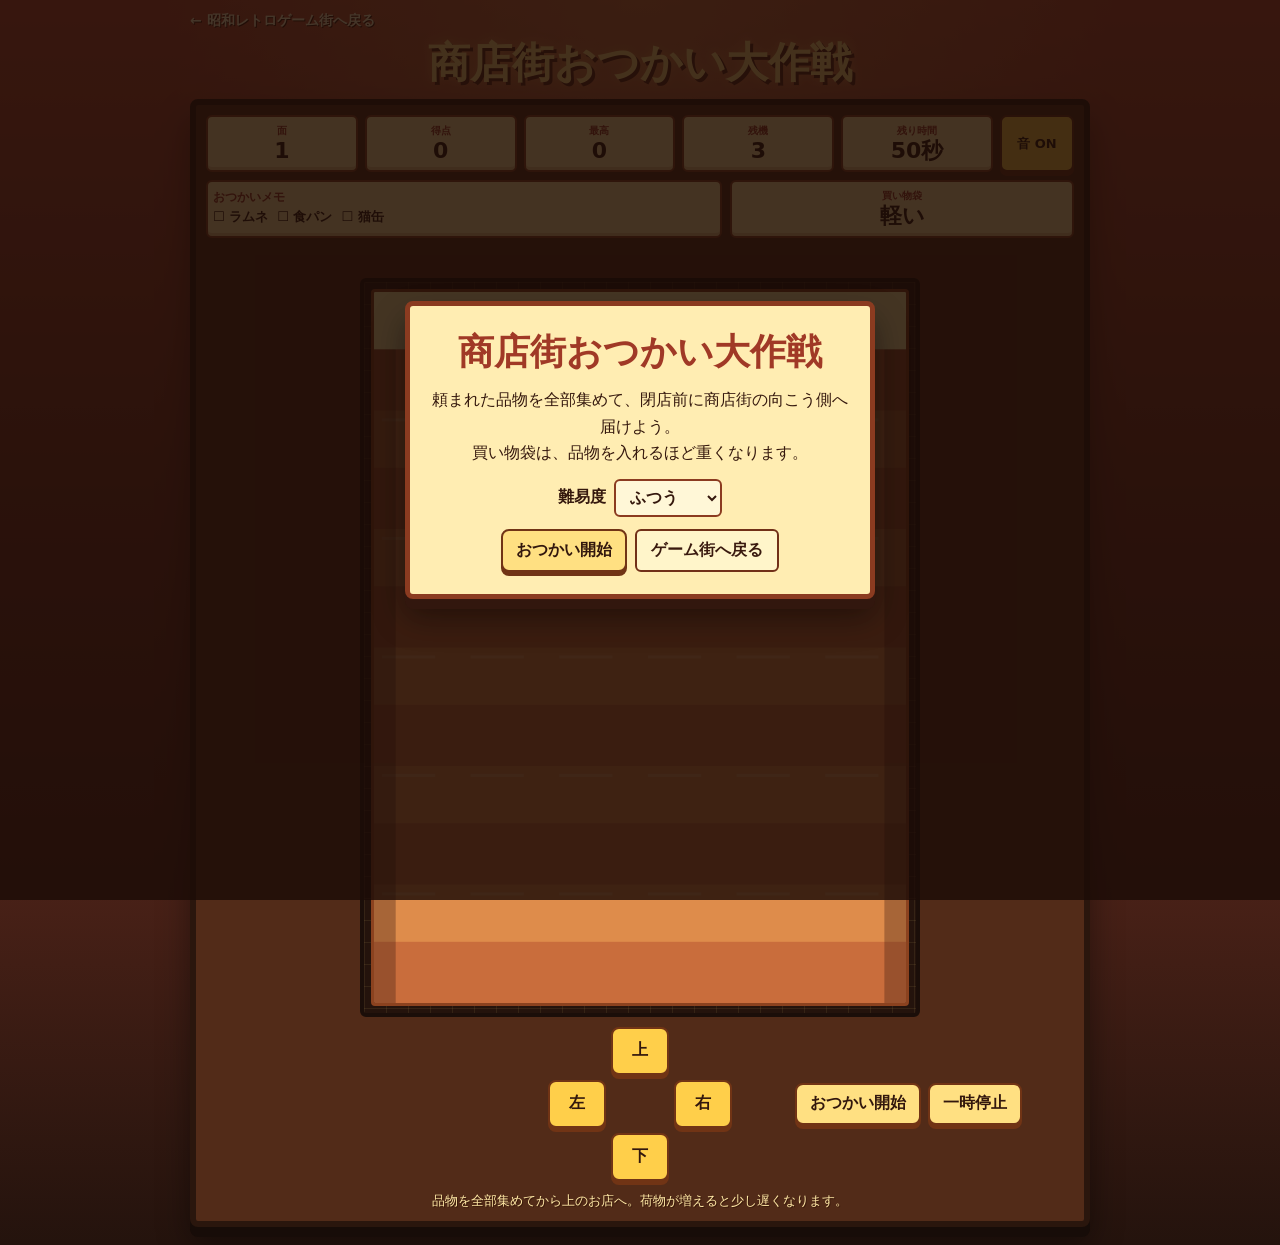
<file: games/crossing.html>
<!DOCTYPE html>
<html lang="ja">
<head>
  <!-- Google tag (gtag.js) -->
  <script async src="https://www.googletagmanager.com/gtag/js?id=G-K0KRRH8DCW"></script>
  <script>
    window.dataLayer = window.dataLayer || [];
    function gtag(){dataLayer.push(arguments);}
    gtag('js', new Date());

    gtag('config', 'G-K0KRRH8DCW');
  </script>

  <meta charset="UTF-8">
  <meta name="viewport" content="width=device-width, initial-scale=1.0, maximum-scale=1.0, user-scalable=no">
  <title>商店街おつかい大作戦</title>
  <link rel="icon" type="image/svg+xml" href="../images/favicon.svg">
  <style>
    * {
      box-sizing: border-box;
      -webkit-tap-highlight-color: transparent;
      user-select: none;
    }

    html,
    body {
      margin: 0;
      min-height: 100%;
      overscroll-behavior: none;
    }

    body {
      min-height: 100vh;
      overflow-x: hidden;
      color: #fff4c4;
      background:
        radial-gradient(circle at top, rgba(255, 211, 113, 0.3), transparent 34%),
        linear-gradient(180deg, #b84b32 0%, #713022 40%, #24130d 100%);
      font-family: "Hiragino Maru Gothic ProN", "Yu Gothic", "Meiryo", system-ui, sans-serif;
      touch-action: manipulation;
    }

    button,
    select {
      font: inherit;
      touch-action: manipulation;
    }

    .page {
      width: min(900px, calc(100% - 14px));
      margin: 0 auto;
      padding: 10px 0 18px;
    }

    .back-link {
      display: inline-block;
      margin-bottom: 5px;
      color: #fff4c4;
      text-decoration: none;
      font-size: 14px;
      font-weight: 900;
      text-shadow: 1px 1px 0 #3b1a0a;
    }

    h1 {
      margin: 0 0 8px;
      color: #ffe082;
      text-align: center;
      font-size: clamp(25px, 6vw, 42px);
      text-shadow: 3px 3px 0 #5a2517, 0 0 12px rgba(255, 215, 94, 0.45);
    }

    .cabinet {
      padding: 10px;
      background: #522b18;
      border: 6px solid #2a160d;
      border-radius: 8px;
      box-shadow: 0 10px 0 #170c08, 0 18px 32px rgba(0, 0, 0, 0.4);
    }

    .hud {
      display: grid;
      grid-template-columns: repeat(5, 1fr) auto;
      gap: 7px;
      margin-bottom: 8px;
    }

    .hud-item,
    .memo,
    .bag-state {
      min-width: 0;
      padding: 7px 5px;
      color: #2f170b;
      text-align: center;
      background: #ffe7a0;
      border: 2px solid #8b421f;
      border-radius: 6px;
      box-shadow: inset 0 -3px 0 rgba(139, 66, 31, 0.18);
    }

    .hud-item span,
    .bag-state span {
      display: block;
      color: #9a3624;
      font-size: 10px;
      font-weight: 900;
    }

    .hud-item strong,
    .bag-state strong {
      display: block;
      overflow: hidden;
      font-size: clamp(15px, 3.7vw, 22px);
      line-height: 1.15;
      white-space: nowrap;
    }

    .sound-button {
      min-width: 74px;
      color: #2d170b;
      background: #ffcf4a;
      border: 2px solid #713415;
      border-radius: 7px;
      font-size: 13px;
      font-weight: 900;
      cursor: pointer;
      box-shadow: 0 4px 0 #713415;
    }

    .subhud {
      display: grid;
      grid-template-columns: 1.5fr 1fr;
      gap: 8px;
      margin-bottom: 8px;
    }

    .memo {
      text-align: left;
      font-weight: 900;
    }

    .memo-title {
      display: block;
      margin-bottom: 2px;
      color: #9a3624;
      font-size: 12px;
    }

    .memo-list {
      display: flex;
      flex-wrap: wrap;
      gap: 5px 9px;
      font-size: 13px;
    }

    .memo-list span.done {
      color: #2f7b4a;
    }

    .notice {
      min-height: 25px;
      margin-bottom: 7px;
      color: #fff4c4;
      text-align: center;
      font-weight: 900;
      opacity: 0;
      transition: opacity 0.18s ease;
    }

    .notice.show {
      opacity: 1;
    }

    .stage-wrap {
      width: min(100%, 560px);
      margin: 0 auto;
      padding: 7px;
      background:
        linear-gradient(rgba(255, 222, 128, 0.08) 1px, transparent 1px),
        linear-gradient(90deg, rgba(255, 222, 128, 0.08) 1px, transparent 1px),
        #24130c;
      background-size: 22px 22px;
      border: 4px solid #1b0e09;
      border-radius: 6px;
      touch-action: none;
    }

    canvas {
      display: block;
      width: 100%;
      aspect-ratio: 9 / 12;
      background: #30190f;
      border: 3px solid #8b421f;
      border-radius: 4px;
    }

    .controls {
      display: grid;
      grid-template-columns: 1fr auto 1fr;
      gap: 10px;
      align-items: center;
      margin-top: 10px;
    }

    .dpad {
      display: grid;
      grid-template-columns: repeat(3, 58px);
      grid-template-rows: repeat(3, 48px);
      gap: 5px;
      justify-content: center;
    }

    .pad-button,
    .game-button {
      color: #32170d;
      background: #ffcf4a;
      border: 2px solid #713415;
      border-radius: 8px;
      font-weight: 900;
      cursor: pointer;
      box-shadow: 0 4px 0 #713415;
    }

    .pad-button:active,
    .game-button:active,
    .sound-button:active {
      transform: translateY(3px);
      box-shadow: 0 1px 0 #713415;
    }

    .pad-up { grid-column: 2; grid-row: 1; }
    .pad-left { grid-column: 1; grid-row: 2; }
    .pad-right { grid-column: 3; grid-row: 2; }
    .pad-down { grid-column: 2; grid-row: 3; }

    .actions {
      display: flex;
      flex-wrap: wrap;
      gap: 7px;
      justify-content: center;
    }

    .game-button {
      min-height: 42px;
      padding: 8px 13px;
      background: #ffe082;
    }

    .help {
      margin: 10px 0 0;
      color: #ffe9a6;
      text-align: center;
      font-size: 13px;
      line-height: 1.55;
      text-shadow: 1px 1px 0 #3b1a0a;
    }

    .overlay {
      position: fixed;
      inset: 0;
      z-index: 20;
      display: grid;
      place-items: center;
      padding: 18px;
      background: rgba(27, 12, 7, 0.82);
    }

    .overlay.hidden {
      display: none;
    }

    .panel {
      width: min(470px, 100%);
      padding: 22px 18px;
      color: #35180d;
      text-align: center;
      background: #ffedb2;
      border: 5px solid #8b3b20;
      border-radius: 8px;
      box-shadow: 0 10px 0 #32170e, 0 18px 32px rgba(0, 0, 0, 0.42);
    }

    .panel h2 {
      margin: 0 0 10px;
      color: #a03926;
      font-size: clamp(25px, 7vw, 36px);
    }

    .panel p {
      margin: 8px 0;
      line-height: 1.65;
    }

    .panel-difficulty {
      display: flex;
      align-items: center;
      justify-content: center;
      gap: 8px;
      margin: 12px 0;
      font-weight: 900;
    }

    select {
      min-height: 38px;
      padding: 5px 10px;
      color: #35180d;
      background: #fff7d7;
      border: 2px solid #8b3b20;
      border-radius: 6px;
      font-weight: 900;
    }

    .panel-stats {
      display: grid;
      grid-template-columns: repeat(2, 1fr);
      gap: 6px;
      margin: 12px 0;
      font-weight: 900;
    }

    .panel-stats span {
      padding: 7px;
      background: #fff7d7;
      border: 2px solid #c2793f;
      border-radius: 5px;
    }

    .panel-actions {
      display: flex;
      flex-wrap: wrap;
      justify-content: center;
      gap: 8px;
    }

    .panel-actions a {
      display: inline-grid;
      min-height: 43px;
      place-items: center;
      padding: 8px 14px;
      color: #3a1a0f;
      background: #fff5ca;
      border: 2px solid #713018;
      border-radius: 6px;
      font-weight: 900;
      text-decoration: none;
    }

    .record {
      color: #d13925;
      font-size: 22px;
      font-weight: 900;
    }

    @media (max-width: 680px) {
      .page {
        width: min(100% - 8px, 820px);
        padding-top: 6px;
      }

      .cabinet {
        padding: 6px;
        border-width: 4px;
      }

      .hud {
        grid-template-columns: repeat(3, 1fr);
      }

      .subhud {
        grid-template-columns: 1fr;
      }

      .stage-wrap {
        padding: 5px;
        border-width: 3px;
      }

      .controls {
        grid-template-columns: 1fr;
      }

      .dpad {
        grid-template-columns: repeat(3, minmax(54px, 64px));
        grid-template-rows: repeat(3, 44px);
      }
    }

    @media (max-width: 380px) {
      h1 { font-size: 23px; }
      .hud-item strong,
      .bag-state strong { font-size: 15px; }
      .dpad {
        grid-template-columns: repeat(3, 52px);
        grid-template-rows: repeat(3, 42px);
      }
    }
  </style>
</head>
<body>
  <main class="page">
    <a class="back-link" href="../index.html">← 昭和レトロゲーム街へ戻る</a>
    <h1>商店街おつかい大作戦</h1>

    <section class="cabinet" aria-label="商店街おつかい大作戦">
      <div class="hud">
        <div class="hud-item"><span>面</span><strong id="level">1</strong></div>
        <div class="hud-item"><span>得点</span><strong id="score">0</strong></div>
        <div class="hud-item"><span>最高</span><strong id="highScore">0</strong></div>
        <div class="hud-item"><span>残機</span><strong id="lives">3</strong></div>
        <div class="hud-item"><span>残り時間</span><strong id="time">50秒</strong></div>
        <button class="sound-button" id="soundBtn" type="button">音 ON</button>
      </div>

      <div class="subhud">
        <div class="memo">
          <span class="memo-title">おつかいメモ</span>
          <div class="memo-list" id="memoList"></div>
        </div>
        <div class="bag-state">
          <span>買い物袋</span>
          <strong id="bagState">軽い</strong>
        </div>
      </div>

      <div class="notice" id="notice" aria-live="polite"></div>

      <div class="stage-wrap">
        <canvas id="game" width="540" height="720" aria-label="強制スクロールする商店街のゲーム盤"></canvas>
      </div>

      <div class="controls">
        <div></div>
        <div class="dpad" aria-label="スマホ操作">
          <button class="pad-button pad-up" type="button" data-dir="up">上</button>
          <button class="pad-button pad-left" type="button" data-dir="left">左</button>
          <button class="pad-button pad-right" type="button" data-dir="right">右</button>
          <button class="pad-button pad-down" type="button" data-dir="down">下</button>
        </div>
        <div class="actions">
          <button class="game-button" id="startBtn" type="button">おつかい開始</button>
          <button class="game-button" id="pauseBtn" type="button">一時停止</button>
        </div>
      </div>

      <p class="help">品物を全部集めてから上のお店へ。荷物が増えると少し遅くなります。</p>
    </section>
  </main>

  <div class="overlay" id="overlay">
    <div class="panel">
      <h2 id="panelTitle">商店街おつかい大作戦</h2>
      <div id="panelBody">
        <p>頼まれた品物を全部集めて、閉店前に商店街の向こう側へ届けよう。<br>買い物袋は、品物を入れるほど重くなります。</p>
      </div>
      <label class="panel-difficulty" for="difficultySelect">
        難易度
        <select id="difficultySelect">
          <option value="easy">のんびり</option>
          <option value="normal" selected>ふつう</option>
          <option value="hard">大混雑</option>
        </select>
      </label>
      <div class="panel-actions">
        <button class="game-button" id="panelStartBtn" type="button">おつかい開始</button>
        <a id="townLink" href="../index.html" hidden>ゲーム街へ戻る</a>
      </div>
    </div>
  </div>

  <script>
    const GA_GAME_NAME = "??????????";

    function trackGaGameStart() {
      if (typeof gtag === "function") {
        gtag("event", "game_start", {
          game_name: GA_GAME_NAME
        });
      }
    }

    function trackGaGameEnd(result, finalScore) {
      if (typeof gtag === "function") {
        const params = { game_name: GA_GAME_NAME, result };
        if (typeof finalScore === "number") params.score = finalScore;
        gtag("event", "game_end", params);
      }
    }

    const canvas = document.getElementById("game");
    const ctx = canvas.getContext("2d");
    const scoreEl = document.getElementById("score");
    const highScoreEl = document.getElementById("highScore");
    const livesEl = document.getElementById("lives");
    const levelEl = document.getElementById("level");
    const timeEl = document.getElementById("time");
    const memoListEl = document.getElementById("memoList");
    const bagStateEl = document.getElementById("bagState");
    const noticeEl = document.getElementById("notice");
    const soundBtn = document.getElementById("soundBtn");
    const startBtn = document.getElementById("startBtn");
    const pauseBtn = document.getElementById("pauseBtn");
    const panelStartBtn = document.getElementById("panelStartBtn");
    const difficultySelect = document.getElementById("difficultySelect");
    const overlay = document.getElementById("overlay");
    const panelTitle = document.getElementById("panelTitle");
    const panelBody = document.getElementById("panelBody");
    const townLink = document.getElementById("townLink");

    const BASE_W = 540;
    const BASE_H = 720;
    const ASSET_VERSION = "3";
    const SCORE_KEY = "showaShoppingMissionHighScore";
    const ASSETS = {
      player: "player.webp",
      bicycle: "bicycle.webp",
      scooter: "scooter.webp",
      shopper: "shopper.webp",
      clerk: "clerk.webp",
      cart: "cart.webp",
      cat: "cat.webp",
      ramuneObstacle: "ramune.webp",
      ramune: "item-ramune.webp",
      bread: "item-bread.webp",
      catcan: "item-catcan.webp",
      milk: "item-milk.webp",
      senbei: "item-senbei.webp",
      croquette: "item-croquette.webp",
      goldCatcan: "item-gold-catcan.webp",
      charm: "charm.webp",
      lightBag: "light-bag.webp",
      clock: "clock.webp",
      ticket: "ticket.webp"
    };
    const assetImages = {};
    const failedAssets = new Set();
    const assetUrls = Object.fromEntries(
      Object.entries(ASSETS).map(([key, file]) => [key, `../images/crossing/${file}?v=${ASSET_VERSION}`])
    );

    const PRODUCT_LABELS = {
      ramune: "ラムネ",
      bread: "食パン",
      catcan: "猫缶",
      milk: "牛乳",
      senbei: "せんべい",
      croquette: "コロッケ",
      goldCatcan: "金の猫缶"
    };

    const LEVELS = [
      {
        title: "夕方のおつかい",
        goal: "駄菓子屋",
        length: 2300,
        time: 50,
        scroll: 28,
        products: ["ramune", "bread", "catcan"],
        obstacles: ["bicycle", "shopper", "cat"],
        obstacleCount: 8,
        itemCount: 3
      },
      {
        title: "買い物ラッシュ",
        goal: "純喫茶",
        length: 2700,
        time: 55,
        scroll: 36,
        products: ["milk", "senbei", "croquette", "catcan"],
        obstacles: ["bicycle", "scooter", "shopper", "cart", "ramuneObstacle"],
        obstacleCount: 12,
        itemCount: 4
      },
      {
        title: "閉店前の大混雑",
        goal: "ゲームコーナー",
        length: 3100,
        time: 60,
        scroll: 44,
        products: ["milk", "bread", "ramune", "croquette", "goldCatcan"],
        obstacles: ["bicycle", "scooter", "shopper", "cart", "ramuneObstacle", "clerk"],
        obstacleCount: 17,
        itemCount: 5
      }
    ];

    const DIFFICULTY = {
      easy: { label: "のんびり", obstacle: 0.78, speed: 0.86, lives: 4, timeBonus: 10, score: 1 },
      normal: { label: "ふつう", obstacle: 1, speed: 1, lives: 3, timeBonus: 0, score: 1 },
      hard: { label: "大混雑", obstacle: 1.28, speed: 1.18, lives: 2, timeBonus: 0, score: 1.5 }
    };

    const keys = { up: false, down: false, left: false, right: false };
    const GOAL_RECT = { x: 58, y: 62, w: 424, h: 86 };
    let player;
    let products = [];
    let items = [];
    let obstacles = [];
    let popups = [];
    let level = 1;
    let difficulty = "normal";
    let lives = 3;
    let score = 0;
    let highScore = loadHighScore();
    let running = false;
    let paused = false;
    let gameEnded = false;
    let scrollY = 0;
    let lastTime = 0;
    let endAt = 0;
    let remainingTime = 50;
    let animationId = null;
    let invincibleUntil = 0;
    let stoppedUntil = 0;
    let lightBagUntil = 0;
    let speedBoostUntil = 0;
    let charm = 0;
    let missesThisLevel = 0;
    let nearMissStreak = 0;
    let maxNearMissStreak = 0;
    let totalNearMiss = 0;
    let warnedLowTime = false;
    let noticeTimer = null;
    let audioCtx = null;
    let masterGain = null;
    let soundEnabled = true;
    let assetLoadPromise = null;
    let panelAction = "start";
    let goalReadyNoticeShown = false;

    function loadHighScore() {
      try {
        return Number(localStorage.getItem(SCORE_KEY)) || 0;
      } catch (error) {
        return 0;
      }
    }

    function saveHighScore(value) {
      try {
        localStorage.setItem(SCORE_KEY, String(value));
      } catch (error) {
        // 保存できない環境でもゲームは続行
      }
    }

    function initAudio() {
      try {
        const AudioContextClass = window.AudioContext || window.webkitAudioContext;
        if (!AudioContextClass) return;
        if (!audioCtx) {
          audioCtx = new AudioContextClass();
          masterGain = audioCtx.createGain();
          masterGain.gain.value = 0.08;
          masterGain.connect(audioCtx.destination);
        }
        if (audioCtx.state === "suspended") audioCtx.resume();
      } catch (error) {
        // 音が使えない環境でもゲームは続行
      }
    }

    function tone(freq, duration, type = "square", volume = 0.04, delay = 0) {
      if (!soundEnabled) return;
      try {
        initAudio();
        if (!audioCtx || !masterGain) return;
        const now = audioCtx.currentTime + delay;
        const osc = audioCtx.createOscillator();
        const gain = audioCtx.createGain();
        osc.type = type;
        osc.frequency.setValueAtTime(freq, now);
        gain.gain.setValueAtTime(volume, now);
        gain.gain.exponentialRampToValueAtTime(0.001, now + duration);
        osc.connect(gain);
        gain.connect(masterGain);
        osc.start(now);
        osc.stop(now + duration);
      } catch (error) {
        // 効果音の失敗はゲームに影響させない
      }
    }

    function playSound(name) {
      if (name === "item") [520, 760].forEach((f, i) => tone(f, 0.07, "triangle", 0.035, i * 0.06));
      if (name === "bell") [1000, 1320].forEach((f, i) => tone(f, 0.04, "sine", 0.022, i * 0.05));
      if (name === "hit") tone(145, 0.16, "sawtooth", 0.035);
      if (name === "near") [760, 980].forEach((f, i) => tone(f, 0.05, "square", 0.025, i * 0.04));
      if (name === "cat") tone(260, 0.08, "triangle", 0.025);
      if (name === "clear") [440, 620, 820].forEach((f, i) => tone(f, 0.12, "square", 0.035, i * 0.09));
      if (name === "allclear") [520, 650, 780, 1040].forEach((f, i) => tone(f, 0.16, "triangle", 0.04, i * 0.11));
      if (name === "over") [260, 190, 130].forEach((f, i) => tone(f, 0.14, "sawtooth", 0.03, i * 0.12));
      if (name === "warn") tone(980, 0.08, "square", 0.025);
      if (name === "start") [330, 520, 700].forEach((f, i) => tone(f, 0.08, "square", 0.035, i * 0.07));
    }

    function preloadAssets() {
      if (assetLoadPromise) return assetLoadPromise;
      assetLoadPromise = Promise.allSettled(Object.entries(assetUrls).map(([key, src]) => new Promise((resolve) => {
        const img = new Image();
        img.onload = () => {
          assetImages[key] = img;
          resolve();
        };
        img.onerror = () => {
          failedAssets.add(key);
          resolve();
        };
        img.src = src;
      })));
      return assetLoadPromise;
    }

    function resizeCanvas() {
      const dpr = Math.min(window.devicePixelRatio || 1, 2);
      canvas.width = 540 * dpr;
      canvas.height = 720 * dpr;
      ctx.setTransform(dpr, 0, 0, dpr, 0, 0);
      draw();
    }

    function startGame() {
      trackGaGameStart();
      initAudio();
      preloadAssets().then(() => {
        cancelAnimationFrame(animationId);
        difficulty = difficultySelect.value;
        lives = DIFFICULTY[difficulty].lives;
        score = 0;
        level = 1;
        totalNearMiss = 0;
        maxNearMissStreak = 0;
      gameEnded = false;
      panelAction = "start";
      townLink.hidden = true;
        overlay.classList.add("hidden");
        startLevel();
        playSound("start");
      });
    }

    function startLevel() {
      const config = LEVELS[level - 1];
      scrollY = 0;
      missesThisLevel = 0;
      nearMissStreak = 0;
      warnedLowTime = false;
      goalReadyNoticeShown = false;
      products = createProducts(config);
      items = createItems(config);
      obstacles = createObstacles(config);
      popups = [];
      player = {
        x: 270 - 22,
        y: 620,
        w: 44,
        h: 54,
        speed: 215,
        collected: 0
      };
      running = true;
      paused = false;
      endAt = performance.now() + (config.time + DIFFICULTY[difficulty].timeBonus) * 1000;
      remainingTime = config.time + DIFFICULTY[difficulty].timeBonus;
      invincibleUntil = performance.now() + 1200;
      stoppedUntil = 0;
      lightBagUntil = 0;
      speedBoostUntil = 0;
      charm = 0;
      lastTime = performance.now();
      pauseBtn.textContent = "一時停止";
      showNotice(`${config.title}　${config.products.length}品集めよう`);
      updateHud();
      animationId = requestAnimationFrame(loop);
    }

    function createProducts(config) {
      const points = config.products.map((type, i) => ({
        type,
        x: 72 + (i % 3) * 190 + Math.random() * 26,
        y: 330 + i * (config.length / (config.products.length + 1)) + Math.random() * 90,
        w: 42,
        h: 42,
        taken: false
      }));
      return points;
    }

    function createItems(config) {
      const types = ["charm", "lightBag", "clock", "ticket"];
      const list = [];
      for (let i = 0; i < config.itemCount; i++) {
        const type = types[i % types.length];
        list.push({
          type,
          x: 58 + Math.random() * 420,
          y: 520 + i * (config.length / (config.itemCount + 2)) + Math.random() * 130,
          w: 38,
          h: 38,
          taken: false
        });
      }
      if (level >= 2 && Math.random() < 0.45) {
        list.push({ type: "goldCatcan", x: 90 + Math.random() * 360, y: config.length * 0.55, w: 40, h: 40, taken: false });
      }
      return list;
    }

    function createObstacles(config) {
      const amount = Math.ceil(config.obstacleCount * DIFFICULTY[difficulty].obstacle);
      const list = [];
      for (let i = 0; i < amount; i++) {
        const type = config.obstacles[i % config.obstacles.length];
        list.push(makeObstacle(type, 380 + i * (config.length / amount) + Math.random() * 160));
      }
      return list;
    }

    function makeObstacle(type, y) {
      const dir = Math.random() < 0.5 ? 1 : -1;
      const specs = {
        bicycle: { w: 68, h: 46, speed: 105 },
        scooter: { w: 76, h: 48, speed: 170 },
        shopper: { w: 44, h: 58, speed: 58 },
        clerk: { w: 78, h: 58, speed: 28 },
        cart: { w: 104, h: 58, speed: 68 },
        ramuneObstacle: { w: 32, h: 28, speed: 155 },
        cat: { w: 48, h: 36, speed: 72 }
      }[type];
      const fastBike = type === "bicycle" && level >= 3 && Math.random() < 0.35;
      return {
        id: cryptoId(),
        type,
        x: dir > 0 ? -specs.w - Math.random() * 260 : 540 + Math.random() * 260,
        y,
        w: specs.w,
        h: specs.h,
        dir,
        speed: specs.speed * DIFFICULTY[difficulty].speed * (fastBike ? 1.45 : 0.85 + Math.random() * 0.35),
        phase: Math.random() * Math.PI * 2,
        nearScored: false,
        warned: false
      };
    }

    function cryptoId() {
      return Math.random().toString(36).slice(2) + Date.now().toString(36);
    }

    function loop(now) {
      if (!running) return;
      if (paused) {
        lastTime = now;
        animationId = requestAnimationFrame(loop);
        return;
      }
      const dt = Math.min(0.033, (now - lastTime) / 1000);
      lastTime = now;
      update(dt, now);
      draw(now);
      animationId = requestAnimationFrame(loop);
    }

    function update(dt, now) {
      const config = LEVELS[level - 1];
      remainingTime = Math.max(0, Math.ceil((endAt - now) / 1000));
      if (remainingTime <= 8 && !warnedLowTime) {
        warnedLowTime = true;
        playSound("warn");
      }
      if (remainingTime <= 0) {
        loseLife("時間切れ！", true);
        return;
      }

      const nearGoal = allProductsDone() || remainingTime <= 10 || scrollY > config.length - 850;
      const scrollRelief = nearGoal ? 0.78 : 1;
      scrollY += config.scroll * DIFFICULTY[difficulty].speed * scrollRelief * dt;
      movePlayer(dt, now);
      updateObstacles(dt, now);
      updatePopups(dt);
      checkProducts();
      checkItems();
      checkObstacles(now);
      checkGoal();
      if (player.y > 742) loseLife("押し出された！", false);
      updateHud();
    }

    function movePlayer(dt, now) {
      if (now < stoppedUntil) return;
      let dx = 0;
      let dy = 0;
      if (keys.left) dx--;
      if (keys.right) dx++;
      if (keys.up) dy--;
      if (keys.down) dy++;
      const length = Math.hypot(dx, dy) || 1;
      const loadRate = now < lightBagUntil ? 1 : Math.max(0.8, 1 - player.collected * 0.05);
      const boost = now < speedBoostUntil ? 1.28 : 1;
      const speed = player.speed * loadRate * boost;
      player.x += (dx / length) * speed * dt;
      player.y += (dy / length) * speed * dt;
      player.y += LEVELS[level - 1].scroll * 0.42 * DIFFICULTY[difficulty].speed * dt;
      player.x = Math.max(8, Math.min(540 - player.w - 8, player.x));
      player.y = Math.max(58, Math.min(760, player.y));
    }

    function updateObstacles(dt, now) {
      const config = LEVELS[level - 1];
      obstacles.forEach((ob) => {
        if (["bicycle", "scooter", "cart"].includes(ob.type) && !ob.warned && worldToScreenY(ob.y) < 760 && worldToScreenY(ob.y) > 650) {
          ob.warned = true;
          playSound("bell");
        }
        if (ob.type === "shopper") {
          const pause = Math.sin(now / 900 + ob.phase) > 0.72 ? 0.2 : 1;
          ob.x += ob.dir * ob.speed * pause * dt;
          ob.y += Math.sin(now / 600 + ob.phase) * 10 * dt;
        } else if (ob.type === "clerk") {
          ob.x += Math.sin(now / 1100 + ob.phase) * 22 * dt;
        } else if (ob.type === "ramuneObstacle") {
          ob.x += ob.dir * ob.speed * dt;
          ob.y += Math.sin(now / 260 + ob.phase) * 36 * dt;
        } else {
          ob.x += ob.dir * ob.speed * dt;
        }
        if (ob.dir > 0 && ob.x > 620) ob.x = -ob.w - Math.random() * 220;
        if (ob.dir < 0 && ob.x + ob.w < -80) ob.x = 540 + Math.random() * 220;
        const sy = worldToScreenY(ob.y);
        if (allProductsDone() && sy < GOAL_RECT.y + GOAL_RECT.h + 72) {
          Object.assign(ob, makeObstacle(ob.type, scrollY + 820 + Math.random() * 360));
          return;
        }
        if (sy > 780) {
          Object.assign(ob, makeObstacle(ob.type, scrollY + 760 + Math.random() * 420));
        }
        if (ob.y > config.length + 500) ob.y = scrollY + 760 + Math.random() * 340;
      });
    }

    function updatePopups(dt) {
      popups.forEach((popup) => {
        popup.y -= 42 * dt;
        popup.life -= dt;
      });
      popups = popups.filter((popup) => popup.life > 0);
    }

    function checkProducts() {
      products.forEach((item) => {
        if (item.taken) return;
        const rect = screenRect(item);
        if (rectHit(playerHitbox(), rect)) {
          item.taken = true;
          player.collected++;
          addScore(100);
          addPopup(rect.x + 20, rect.y, `+${scoreValue(100)}`);
          showNotice(`${PRODUCT_LABELS[item.type]}を買った！`);
          playSound("item");
          if (allProductsDone() && !goalReadyNoticeShown) {
            goalReadyNoticeShown = true;
            showNotice("買い物完了！ ゴールへ向かおう");
            addPopup(player.x + player.w / 2, player.y - 8, "ゴールへ！");
          }
        }
        if (!item.taken && rect.y > 780) {
          item.y = scrollY + 760 + Math.random() * 260;
          item.x = 55 + Math.random() * 420;
        }
      });
    }

    function checkItems() {
      items.forEach((item) => {
        if (item.taken) return;
        const rect = screenRect(item);
        if (!rectHit(playerHitbox(), rect)) return;
        item.taken = true;
        if (item.type === "charm") {
          charm = 1;
          showNotice("お守り獲得！");
          addPopup(rect.x, rect.y, "お守り！");
          playSound("item");
        } else if (item.type === "lightBag") {
          lightBagUntil = performance.now() + 10000;
          showNotice("買い物袋が軽い！");
          addPopup(rect.x, rect.y, "軽い袋");
          playSound("item");
        } else if (item.type === "clock") {
          endAt += 5000;
          showNotice("時間＋5秒");
          addPopup(rect.x, rect.y, "時間＋5秒");
          playSound("item");
        } else if (item.type === "ticket") {
          const roll = Math.random();
          if (roll < 0.35) {
            addScore(100);
            addPopup(rect.x, rect.y, "+100");
          } else if (roll < 0.58) {
            addScore(300);
            addPopup(rect.x, rect.y, "+300");
          } else if (roll < 0.82) {
            speedBoostUntil = performance.now() + 5000;
            addPopup(rect.x, rect.y, "速度アップ");
          } else {
            addPopup(rect.x, rect.y, "ハズレ");
          }
          showNotice("福引券！");
          playSound("item");
        } else if (item.type === "goldCatcan") {
          addScore(500);
          showNotice("金の猫缶！");
          addPopup(rect.x, rect.y, "+500");
          playSound("item");
        }
      });
    }

    function checkObstacles(now) {
      const hitbox = playerHitbox();
      obstacles.forEach((ob) => {
        const rect = obstacleScreenRect(ob);
        if (rect.y > 760 || rect.y + rect.h < -40) return;
        if (rectHit(hitbox, rect)) {
          if (ob.type === "cat") {
            stoppedUntil = now + 1000;
            showNotice("猫が動くまで待っています");
            addPopup(player.x, player.y, "ねこ待ち");
            if (Math.random() < 0.18) {
              addScore(100);
              addPopup(player.x + 30, player.y - 8, "+100");
            }
            playSound("cat");
            ob.x += ob.dir * 90;
            return;
          }
          if (now < invincibleUntil) return;
          if (charm > 0) {
            charm = 0;
            invincibleUntil = now + 1200;
            showNotice("お守りが守ってくれた！");
            addPopup(player.x, player.y, "お守り！");
            playSound("item");
            return;
          }
          loseLife("ぶつかった！", false);
        } else {
          const dist = rectDistance(hitbox, rect);
          if (!ob.nearScored && dist < 18 && rect.y + rect.h > player.y && rect.y < player.y + player.h) {
            ob.nearScored = true;
            nearMissStreak++;
            maxNearMissStreak = Math.max(maxNearMissStreak, nearMissStreak);
            totalNearMiss++;
            const raw = nearMissStreak >= 3 ? 200 : nearMissStreak === 2 ? 100 : 50;
            addScore(raw);
            addPopup(player.x + 24, player.y - 8, `ギリギリ！ +${scoreValue(raw)}`);
            playSound("near");
          }
        }
      });
    }

    function checkGoal() {
      if (!isPlayerInGoal()) return;
      if (!allProductsDone()) {
        showNotice("まだ買い忘れがあります！");
        return;
      }
      clearLevel();
    }

    function allProductsDone() {
      return products.every((item) => item.taken);
    }

    function isPlayerInGoal() {
      if (!player) return false;
      const playerCenterX = player.x + player.w / 2;
      const playerCenterY = player.y + player.h / 2;
      return (
        playerCenterX >= GOAL_RECT.x &&
        playerCenterX <= GOAL_RECT.x + GOAL_RECT.w &&
        playerCenterY >= GOAL_RECT.y &&
        playerCenterY <= GOAL_RECT.y + GOAL_RECT.h
      );
    }

    function loseLife(message, resetStage) {
      missesThisLevel++;
      lives--;
      nearMissStreak = 0;
      showNotice(message);
      playSound("hit");
      if (lives <= 0) {
        finishGame(false);
        return;
      }
      if (resetStage) {
        startLevel();
        return;
      }
      player.y = Math.min(650, player.y + 90);
      player.x = Math.max(20, Math.min(480, player.x - 30 + Math.random() * 60));
      invincibleUntil = performance.now() + 1500;
      updateHud();
    }

    function clearLevel() {
      running = false;
      const timeBonus = remainingTime * 20;
      const noMissBonus = missesThisLevel === 0 ? 500 : 0;
      addScore(1000 + timeBonus + noMissBonus);
      playSound("clear");
      if (level >= 3) {
        addScore(3000);
        setTimeout(() => finishGame(true), 800);
        return;
      }
      panelTitle.textContent = "おつかい成功！";
      panelBody.innerHTML = `<div class="panel-stats"><span>面クリア +${scoreValue(1000)}</span><span>時間 ${scoreValue(timeBonus)}点</span><span>ニアミス ${totalNearMiss}回</span><span>${noMissBonus ? "ノーミス +500" : "次の面へ"}</span></div>`;
      panelStartBtn.textContent = "次の面へ";
      panelAction = "next";
      townLink.hidden = true;
      overlay.classList.remove("hidden");
    }

    function finishGame(cleared) {
      running = false;
      gameEnded = true;
      cancelAnimationFrame(animationId);
      const isRecord = score > highScore;
      if (isRecord) {
        highScore = score;
        saveHighScore(highScore);
      }
      highScoreEl.textContent = highScore;
      trackGaGameEnd(cleared ? "clear" : "gameover", score);
      playSound(cleared ? "allclear" : "over");
      panelTitle.textContent = cleared ? "夕焼け横丁のおつかい完了！" : "買い物袋を抱えたまま力尽きました";
      panelBody.innerHTML = cleared
        ? `${isRecord ? '<p class="record">新記録！</p>' : ""}<div class="panel-stats"><span>最終得点 ${score}</span><span>最高 ${highScore}</span><span>最大ニアミス ${maxNearMissStreak}</span><span>残機 ${lives}</span></div>`
        : `<div class="panel-stats"><span>今回 ${score}点</span><span>到達 ${level}面</span><span>集めた品 ${player ? player.collected : 0}</span><span>最高 ${highScore}</span></div>`;
      panelStartBtn.textContent = "もう一度遊ぶ";
      panelAction = "start";
      townLink.hidden = false;
      overlay.classList.remove("hidden");
    }

    function handlePanelAction() {
      if (panelAction === "next") {
        level++;
        overlay.classList.add("hidden");
        startLevel();
        return;
      }
      startGame();
    }

    function togglePause(forcePause) {
      if (!running || gameEnded) return;
      const next = typeof forcePause === "boolean" ? forcePause : !paused;
      if (next === paused) return;
      paused = next;
      pauseBtn.textContent = paused ? "再開" : "一時停止";
      showNotice(paused ? "一時停止中" : "再開！");
      if (!paused) {
        endAt = performance.now() + remainingTime * 1000;
        lastTime = performance.now();
      }
    }

    function addScore(raw) {
      score += scoreValue(raw);
    }

    function scoreValue(raw) {
      return Math.round(raw * DIFFICULTY[difficulty].score);
    }

    function worldToScreenY(y) {
      return 650 - (y - scrollY);
    }

    function screenRect(obj) {
      return { x: obj.x, y: worldToScreenY(obj.y), w: obj.w, h: obj.h, type: obj.type };
    }

    function obstacleScreenRect(ob) {
      const rect = screenRect(ob);
      return { x: rect.x + rect.w * 0.12, y: rect.y + rect.h * 0.16, w: rect.w * 0.76, h: rect.h * 0.68, type: ob.type };
    }

    function playerHitbox() {
      return { x: player.x + 9, y: player.y + 9, w: player.w - 18, h: player.h - 16 };
    }

    function rectHit(a, b) {
      return a.x < b.x + b.w && a.x + a.w > b.x && a.y < b.y + b.h && a.y + a.h > b.y;
    }

    function rectDistance(a, b) {
      const dx = Math.max(b.x - (a.x + a.w), a.x - (b.x + b.w), 0);
      const dy = Math.max(b.y - (a.y + a.h), a.y - (b.y + b.h), 0);
      return Math.hypot(dx, dy);
    }

    function addPopup(x, y, text) {
      popups.push({ x, y, text, life: 1 });
    }

    function updateHud() {
      const config = LEVELS[level - 1] || LEVELS[0];
      scoreEl.textContent = score;
      highScoreEl.textContent = Math.max(highScore, score);
      livesEl.textContent = lives;
      levelEl.textContent = `${level}`;
      timeEl.textContent = `${remainingTime}秒`;
      bagStateEl.textContent = bagLabel();
      memoListEl.innerHTML = config.products.map((type) => {
        const item = products.find((product) => product.type === type);
        const done = item && item.taken;
        return `<span class="${done ? "done" : ""}">${done ? "☑" : "☐"} ${PRODUCT_LABELS[type]}</span>`;
      }).join("");
    }

    function bagLabel() {
      if (!player) return "軽い";
      if (player.collected === 0) return "軽い";
      if (player.collected === 1) return "ちょっと重い";
      if (player.collected <= 3) return "重い";
      return "かなり重い";
    }

    function showNotice(message) {
      noticeEl.textContent = message;
      noticeEl.classList.add("show");
      clearTimeout(showNotice.timer);
      showNotice.timer = setTimeout(() => noticeEl.classList.remove("show"), 1200);
    }

    function draw(now = performance.now()) {
      ctx.clearRect(0, 0, 540, 720);
      drawStreet();
      products.forEach((item) => !item.taken && drawWorldAsset(item.type, screenRect(item), now, true));
      items.forEach((item) => !item.taken && drawWorldAsset(item.type, screenRect(item), now, true));
      obstacles.forEach((ob) => drawObstacle(ob, now));
      drawGoal(now);
      if (player) drawPlayer(now);
      popups.forEach(drawPopup);
      if (paused) drawPaused();
    }

    function drawStreet() {
      const config = LEVELS[level - 1] || LEVELS[0];
      const night = level === 3;
      ctx.fillStyle = night ? "#2a243e" : "#c96d3c";
      ctx.fillRect(0, 0, 540, 720);
      const offset = scrollY % 120;
      for (let y = -120 + offset; y < 800; y += 120) {
        ctx.fillStyle = night ? "#3a2d4d" : "#de8c4b";
        ctx.fillRect(0, y, 540, 58);
        ctx.fillStyle = "rgba(255,244,196,0.22)";
        for (let x = 0; x < 540; x += 90) ctx.fillRect(x + 8, y + 8, 54, 3);
      }
      ctx.fillStyle = night ? "#ffcb55" : "#fff0a8";
      ctx.fillRect(0, 0, 540, 58);
      ctx.fillStyle = "#572414";
      ctx.font = "bold 23px sans-serif";
      ctx.textAlign = "center";
      ctx.fillText(config.goal, 270, 37);
      ctx.fillStyle = "rgba(65,31,18,0.35)";
      ctx.fillRect(0, 58, 22, 662);
      ctx.fillRect(518, 58, 22, 662);
    }

    function drawGoal(now = performance.now()) {
      const config = LEVELS[level - 1] || LEVELS[0];
      const ready = allProductsDone();
      const pulse = ready ? 0.65 + Math.sin(now / 170) * 0.18 : 0;
      ctx.save();
      if (ready) {
        ctx.shadowColor = "#fff36d";
        ctx.shadowBlur = 12 + pulse * 18;
      }
      ctx.fillStyle = ready ? `rgba(255,244,156,${0.9 + pulse * 0.08})` : "rgba(255,240,168,0.9)";
      ctx.fillRect(GOAL_RECT.x, GOAL_RECT.y, GOAL_RECT.w, GOAL_RECT.h);
      ctx.strokeStyle = ready ? "#fff36d" : "#8b421f";
      ctx.lineWidth = ready ? 5 : 4;
      ctx.strokeRect(GOAL_RECT.x, GOAL_RECT.y, GOAL_RECT.w, GOAL_RECT.h);
      ctx.fillStyle = "#5a2517";
      ctx.font = "bold 24px sans-serif";
      ctx.textAlign = "center";
      ctx.fillText(ready ? "買い物完了！ ここへ届けよう" : "買い忘れ確認所", 270, GOAL_RECT.y + 37);
      ctx.font = "bold 15px sans-serif";
      ctx.fillText(config.goal, 270, GOAL_RECT.y + 63);
      ctx.restore();
    }

    function drawWorldAsset(type, rect, now, floaty) {
      if (rect.y < -90 || rect.y > 780) return;
      const key = assetKey(type);
      const bob = floaty ? Math.sin(now / 360 + rect.x) * 4 : 0;
      drawAsset(key, rect.x, rect.y + bob, rect.w, rect.h, 0, fallbackLabel(type));
      if (type === "goldCatcan") {
        ctx.strokeStyle = "#ffe45c";
        ctx.lineWidth = 3;
        ctx.strokeRect(rect.x - 4, rect.y - 4 + bob, rect.w + 8, rect.h + 8);
      }
    }

    function drawObstacle(ob, now) {
      const sy = worldToScreenY(ob.y);
      if (sy < -90 || sy > 780) return;
      const tilt = ["bicycle", "scooter"].includes(ob.type) ? ob.dir * 0.08 : 0;
      const bob = ob.type === "cart" ? Math.sin(now / 160 + ob.phase) * 2 : ob.type === "shopper" ? Math.sin(now / 220 + ob.phase) * 4 : 0;
      const rotation = ob.type === "ramuneObstacle" ? now / 180 * ob.dir : tilt;
      drawAsset(assetKey(ob.type), ob.x, sy + bob, ob.w, ob.h, rotation, fallbackLabel(ob.type), ob.dir < 0);
    }

    function drawPlayer(now) {
      const blink = now < invincibleUntil && Math.floor(now / 120) % 2 === 0;
      if (blink) ctx.globalAlpha = 0.45;
      if (charm > 0) {
        ctx.strokeStyle = "#fff176";
        ctx.lineWidth = 4;
        ctx.beginPath();
        ctx.ellipse(player.x + player.w / 2, player.y + player.h / 2, 30, 36, 0, 0, Math.PI * 2);
        ctx.stroke();
      }
      const bob = (keys.up || keys.down || keys.left || keys.right) ? Math.sin(now / 110) * 3 : 0;
      drawAsset("player", player.x, player.y + bob, player.w, player.h, 0, "人");
      ctx.globalAlpha = 1;
    }

    function drawAsset(key, x, y, w, h, rotation, label, flip = false) {
      const img = assetImages[key];
      ctx.save();
      ctx.translate(x + w / 2, y + h / 2);
      ctx.rotate(rotation || 0);
      if (flip) ctx.scale(-1, 1);
      if (img && !failedAssets.has(key)) {
        ctx.drawImage(img, -w / 2, -h / 2, w, h);
      } else {
        ctx.fillStyle = "#ffe082";
        ctx.strokeStyle = "#5a2517";
        ctx.lineWidth = 3;
        ctx.beginPath();
        ctx.roundRect(-w / 2, -h / 2, w, h, 8);
        ctx.fill();
        ctx.stroke();
        ctx.fillStyle = "#5a2517";
        ctx.font = "bold 16px sans-serif";
        ctx.textAlign = "center";
        ctx.textBaseline = "middle";
        ctx.fillText(label, 0, 0);
      }
      ctx.restore();
    }

    function drawPopup(popup) {
      ctx.globalAlpha = Math.max(0, popup.life);
      ctx.fillStyle = "#fff4a6";
      ctx.font = "bold 21px sans-serif";
      ctx.textAlign = "center";
      ctx.strokeStyle = "#542414";
      ctx.lineWidth = 4;
      ctx.strokeText(popup.text, popup.x, popup.y);
      ctx.fillText(popup.text, popup.x, popup.y);
      ctx.globalAlpha = 1;
    }

    function drawPaused() {
      ctx.fillStyle = "rgba(20,10,7,0.68)";
      ctx.fillRect(0, 0, 540, 720);
      ctx.fillStyle = "#fff0a8";
      ctx.font = "bold 38px sans-serif";
      ctx.textAlign = "center";
      ctx.fillText("一時停止中", 270, 360);
    }

    function assetKey(type) {
      return {
        bicycle: "bicycle",
        scooter: "scooter",
        shopper: "shopper",
        clerk: "clerk",
        cart: "cart",
        cat: "cat",
        ramuneObstacle: "ramuneObstacle",
        ramune: "ramune",
        bread: "bread",
        catcan: "catcan",
        milk: "milk",
        senbei: "senbei",
        croquette: "croquette",
        goldCatcan: "goldCatcan",
        charm: "charm",
        lightBag: "lightBag",
        clock: "clock",
        ticket: "ticket"
      }[type] || type;
    }

    function fallbackLabel(type) {
      return PRODUCT_LABELS[type] || { bicycle: "自転車", scooter: "バイク", shopper: "客", clerk: "店員", cart: "台車", cat: "猫", ramuneObstacle: "瓶", charm: "守", lightBag: "袋", clock: "時計", ticket: "券" }[type] || "?";
    }

    function setDirection(direction, active) {
      keys[direction] = active;
    }

    document.querySelectorAll(".pad-button").forEach((button) => {
      const dir = button.dataset.dir;
      button.addEventListener("pointerdown", (event) => {
        event.preventDefault();
        setDirection(dir, true);
      });
      ["pointerup", "pointerleave", "pointercancel"].forEach((name) => {
        button.addEventListener(name, () => setDirection(dir, false));
      });
    });

    document.addEventListener("keydown", (event) => {
      if (event.key === "ArrowUp") keys.up = true;
      if (event.key === "ArrowDown") keys.down = true;
      if (event.key === "ArrowLeft") keys.left = true;
      if (event.key === "ArrowRight") keys.right = true;
      if (event.key === "Enter") startGame();
      if (event.key.toLowerCase() === "p") togglePause();
      if (["ArrowUp", "ArrowDown", "ArrowLeft", "ArrowRight", " "].includes(event.key)) event.preventDefault();
    });

    document.addEventListener("keyup", (event) => {
      if (event.key === "ArrowUp") keys.up = false;
      if (event.key === "ArrowDown") keys.down = false;
      if (event.key === "ArrowLeft") keys.left = false;
      if (event.key === "ArrowRight") keys.right = false;
    });

    document.addEventListener("touchmove", (event) => {
      if (event.target.closest(".stage-wrap") || event.target.closest(".dpad")) event.preventDefault();
    }, { passive: false });

    document.addEventListener("visibilitychange", () => {
      if (document.hidden) togglePause(true);
    });

    startBtn.addEventListener("pointerdown", initAudio);
    panelStartBtn.addEventListener("pointerdown", initAudio);
    startBtn.addEventListener("click", startGame);
    panelStartBtn.addEventListener("click", handlePanelAction);
    pauseBtn.addEventListener("click", () => togglePause());
    soundBtn.addEventListener("pointerdown", initAudio);
    soundBtn.addEventListener("click", () => {
      soundEnabled = !soundEnabled;
      soundBtn.textContent = soundEnabled ? "音 ON" : "音 OFF";
      if (soundEnabled) initAudio();
    });

    window.addEventListener("resize", resizeCanvas);

    if (!CanvasRenderingContext2D.prototype.roundRect) {
      CanvasRenderingContext2D.prototype.roundRect = function (x, y, w, h, r) {
        this.beginPath();
        this.moveTo(x + r, y);
        this.lineTo(x + w - r, y);
        this.quadraticCurveTo(x + w, y, x + w, y + r);
        this.lineTo(x + w, y + h - r);
        this.quadraticCurveTo(x + w, y + h, x + w - r, y + h);
        this.lineTo(x + r, y + h);
        this.quadraticCurveTo(x, y + h, x, y + h - r);
        this.lineTo(x, y + r);
        this.quadraticCurveTo(x, y, x + r, y);
        return this;
      };
    }

    resizeCanvas();
    updateHud();
    highScoreEl.textContent = highScore;
    preloadAssets();
  </script>
</body>
</html>
</file>
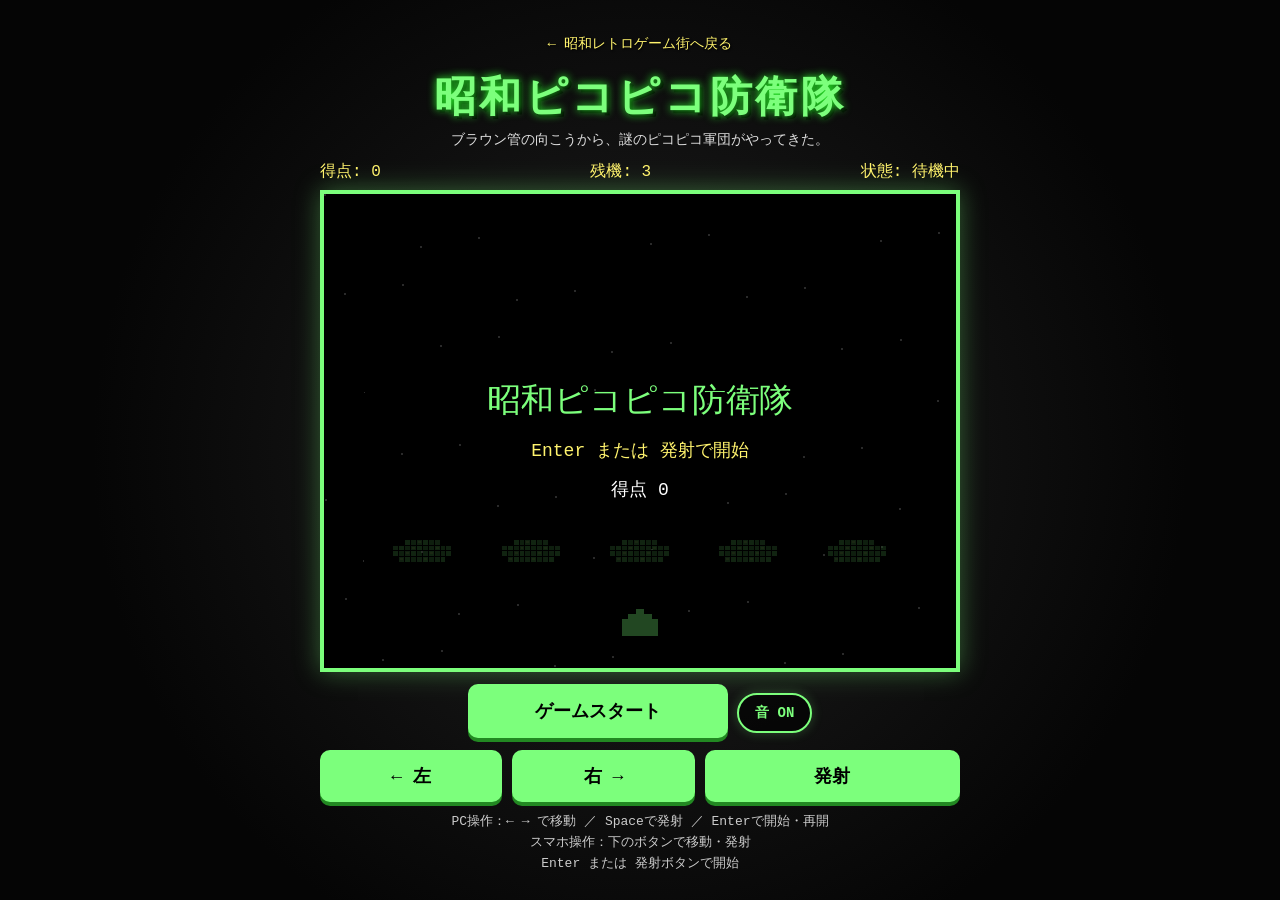
<file: games/defense.html>
<!DOCTYPE html>
<html lang="ja">
<head>
  <!-- Google tag (gtag.js) -->
  <script async src="https://www.googletagmanager.com/gtag/js?id=G-K0KRRH8DCW"></script>
  <script>
    window.dataLayer = window.dataLayer || [];
    function gtag(){dataLayer.push(arguments);}
    gtag('js', new Date());

    gtag('config', 'G-K0KRRH8DCW');
  </script>

  <meta charset="UTF-8" />
  <meta name="viewport" content="width=device-width, initial-scale=1.0" />
  <title>昭和ピコピコ防衛隊</title>
  <link rel="icon" type="image/svg+xml" href="../images/favicon.svg">
  <style>
    * {
      box-sizing: border-box;
    }

    body {
      margin: 0;
      min-height: 100vh;
      background: radial-gradient(circle at center, #202020 0%, #050505 70%);
      color: #f5f5f5;
      font-family: "Courier New", monospace;
      display: flex;
      justify-content: center;
      align-items: center;
      overflow: hidden;
    }

    .wrap {
      width: min(96vw, 760px);
      text-align: center;
    }

    .back-link {
      display: inline-block;
      margin: 10px 0 6px;
      color: #fff36d;
      text-decoration: none;
      font-size: 14px;
      text-shadow: 1px 1px 2px #000;
    }

    .back-link:hover {
      text-decoration: underline;
    }

    h1 {
      margin: 10px 0 6px;
      font-size: clamp(24px, 5vw, 42px);
      color: #7cff7c;
      text-shadow: 0 0 8px #2cff2c, 3px 3px 0 #000;
      letter-spacing: 0.08em;
    }

    .sub {
      margin: 0 0 12px;
      color: #ddd;
      font-size: 14px;
    }

    .hud {
      display: flex;
      justify-content: space-between;
      align-items: center;
      gap: 10px;
      margin: 0 auto 8px;
      font-size: 16px;
      color: #fff36d;
      width: min(100%, 640px);
    }

    canvas {
      width: min(100%, 640px);
      height: auto;
      background: #000;
      border: 4px solid #7cff7c;
      image-rendering: pixelated;
      box-shadow: 0 0 24px rgba(124, 255, 124, 0.35);
      display: block;
      margin: 0 auto;
    }

    .controls {
      margin-top: 12px;
      display: grid;
      grid-template-columns: 1fr 1fr 1.4fr;
      gap: 10px;
      width: min(100%, 640px);
      margin-left: auto;
      margin-right: auto;
    }

    .start-game-button {
      display: inline-block;
      min-width: min(100%, 260px);
      margin: 12px auto 0;
      padding: 15px 18px;
      font-size: 18px;
    }

    .start-game-button.is-hidden {
      display: none;
    }

    .sound-button {
      display: inline-block;
      margin: 10px auto 0;
      padding: 9px 16px;
      color: #7cff7c;
      background: rgba(0, 0, 0, 0.62);
      border: 2px solid #7cff7c;
      border-radius: 999px;
      box-shadow: 0 0 12px rgba(124, 255, 124, 0.24);
      font-size: 14px;
    }

    button {
      font-family: inherit;
      font-size: 18px;
      padding: 14px 10px;
      color: #000;
      background: #7cff7c;
      border: none;
      border-radius: 10px;
      box-shadow: 0 4px 0 #228822;
      cursor: pointer;
      touch-action: manipulation;
      font-weight: bold;
    }

    button:active {
      transform: translateY(3px);
      box-shadow: 0 1px 0 #228822;
    }

    .startBox {
      margin-top: 10px;
      color: #ccc;
      font-size: 13px;
      line-height: 1.6;
    }

    .blink {
      animation: blink 1s steps(2, start) infinite;
    }

    @keyframes blink {
      50% { opacity: 0; }
    }
  </style>
</head>
<body>
  <div class="wrap">
    <a class="back-link" href="../index.html">← 昭和レトロゲーム街へ戻る</a>
    <h1>昭和ピコピコ防衛隊</h1>
    <p class="sub">ブラウン管の向こうから、謎のピコピコ軍団がやってきた。</p>

    <div class="hud">
      <div>得点: <span id="score">0</span></div>
      <div>残機: <span id="lives">3</span></div>
      <div>状態: <span id="status">準備中</span></div>
    </div>

    <canvas id="game" width="640" height="480"></canvas>

    <button id="startGameBtn" class="start-game-button" type="button">ゲームスタート</button>
    <button id="soundBtn" class="sound-button" type="button">音 ON</button>

    <div class="controls">
      <button id="leftBtn">← 左</button>
      <button id="rightBtn">右 →</button>
      <button id="shootBtn">発射</button>
    </div>

    <div class="startBox">
      PC操作：← → で移動 ／ Spaceで発射 ／ Enterで開始・再開<br>
      スマホ操作：下のボタンで移動・発射<br>
      <span class="blink">Enter または 発射ボタンで開始</span>
    </div>
  </div>

  <script>
    const GA_GAME_NAME = "???????";

    function trackGaGameStart() {
      if (typeof gtag === "function") {
        gtag("event", "game_start", {
          game_name: GA_GAME_NAME
        });
      }
    }

    function trackGaGameEnd(result, finalScore) {
      if (typeof gtag === "function") {
        const params = { game_name: GA_GAME_NAME, result };
        if (typeof finalScore === "number") params.score = finalScore;
        gtag("event", "game_end", params);
      }
    }

    const canvas = document.getElementById("game");
    const ctx = canvas.getContext("2d");

    const scoreEl = document.getElementById("score");
    const livesEl = document.getElementById("lives");
    const statusEl = document.getElementById("status");

    const leftBtn = document.getElementById("leftBtn");
    const rightBtn = document.getElementById("rightBtn");
    const shootBtn = document.getElementById("shootBtn");
    const startGameBtn = document.getElementById("startGameBtn");
    const soundBtn = document.getElementById("soundBtn");

    const keys = {
      left: false,
      right: false,
      shoot: false
    };

    let player;
    let bullets;
    let enemies;
    let enemyBullets;
    let barriers;
    let score;
    let lives;
    let gameState;
    let enemyDirection;
    let enemySpeed;
    let lastShotTime;
    let enemyShotTimer;
    let animationId;
    let bonusCraft = null;
    let nextBonusCraftTime = 0;
    let bonusScorePopups = [];
    let audioCtx = null;
    let masterGain = null;
    let soundEnabled = true;

    function resetGame() {
      trackGaGameStart();
      player = {
        x: canvas.width / 2 - 18,
        y: canvas.height - 50,
        w: 36,
        h: 18,
        speed: 5
      };

      bullets = [];
      enemyBullets = [];
      enemies = [];
      barriers = [];
      score = 0;
      lives = 3;
      gameState = "playing";
      enemyDirection = 1;
      enemySpeed = 0.7;
      lastShotTime = 0;
      enemyShotTimer = 0;
      bonusCraft = null;
      bonusScorePopups = [];

      createEnemies();
      createBarriers();
      scheduleNextBonusCraft();
      updateHud();
      updateStartButton();
      statusEl.textContent = "戦闘中";
    }

    function createEnemies() {
      const rows = 4;
      const cols = 9;
      const startX = 70;
      const startY = 60;
      const gapX = 54;
      const gapY = 42;

      for (let r = 0; r < rows; r++) {
        for (let c = 0; c < cols; c++) {
          enemies.push({
            x: startX + c * gapX,
            y: startY + r * gapY,
            w: 30,
            h: 22,
            alive: true,
            color: r === 0 ? "#ff5c5c" : r === 1 ? "#fff36d" : r === 2 ? "#69b7ff" : "#ff9df2"
          });
        }
      }
    }

    function createBarriers() {
      const count = 5;
      const width = 60;
      const height = 24;
      const cellSize = 6;
      const gap = 50;
      const totalWidth = count * width + (count - 1) * gap;
      const startX = (canvas.width - totalWidth) / 2;

      for (let i = 0; i < count; i++) {
        const cols = Math.floor(width / cellSize);
        const rows = Math.floor(height / cellSize);
        const cells = [];

        for (let row = 0; row < rows; row++) {
          for (let col = 0; col < cols; col++) {
            const isCornerChip =
              (row === 0 && (col < 2 || col > cols - 3)) ||
              (row === rows - 1 && (col === 0 || col === cols - 1));

            cells.push({
              col,
              row,
              alive: !isCornerChip
            });
          }
        }

        barriers.push({
          x: startX + i * (width + gap),
          y: 350,
          w: width,
          h: height,
          cellSize,
          cols,
          rows,
          cells
        });
      }
    }

    function scheduleNextBonusCraft() {
      nextBonusCraftTime = performance.now() + 18000 + Math.random() * 17000;
    }

    function spawnBonusCraft() {
      if (gameState !== "playing" || bonusCraft) return;

      const direction = Math.random() < 0.5 ? 1 : -1;
      const width = 58;
      bonusCraft = {
        x: direction === 1 ? -width : canvas.width,
        y: 24,
        w: width,
        h: 24,
        speed: 1.25 + Math.random() * 0.65,
        direction,
        active: true,
        hit: false
      };

      playBonusCraftAppearSound();
    }

    function updateBonusCraft() {
      if (gameState !== "playing") {
        bonusCraft = null;
        return;
      }

      if (!bonusCraft) {
        if (performance.now() >= nextBonusCraftTime) {
          spawnBonusCraft();
        }
        return;
      }

      bonusCraft.x += bonusCraft.speed * bonusCraft.direction;

      const passedRight = bonusCraft.direction === 1 && bonusCraft.x > canvas.width;
      const passedLeft = bonusCraft.direction === -1 && bonusCraft.x + bonusCraft.w < 0;
      if (passedRight || passedLeft) {
        bonusCraft = null;
        scheduleNextBonusCraft();
      }
    }

    function getBonusCraftPoints() {
      const roll = Math.random();
      if (roll < 0.35) return 100;
      if (roll < 0.65) return 200;
      if (roll < 0.90) return 300;
      return 500;
    }

    function checkBonusCraftHit(bullet) {
      if (!bonusCraft || !bonusCraft.active || bonusCraft.hit) return false;
      if (!rectHit(bullet, bonusCraft)) return false;

      destroyBonusCraft();
      return true;
    }

    function destroyBonusCraft() {
      if (!bonusCraft || bonusCraft.hit) return;

      bonusCraft.hit = true;
      const points = getBonusCraftPoints();
      score += points;
      updateHud();
      bonusScorePopups.push({
        x: bonusCraft.x + bonusCraft.w / 2,
        y: bonusCraft.y + bonusCraft.h / 2,
        text: `+${points}`,
        life: 90,
        alpha: 1
      });
      playBonusCraftHitSound();
      bonusCraft = null;
      scheduleNextBonusCraft();
    }

    function updateBonusScorePopups() {
      for (const popup of bonusScorePopups) {
        popup.y -= 0.55;
        popup.life--;
        popup.alpha = Math.max(0, popup.life / 90);
      }
      bonusScorePopups = bonusScorePopups.filter((popup) => popup.life > 0);
    }

    function updateHud() {
      scoreEl.textContent = score;
      livesEl.textContent = lives;
    }

    function drawPixelText(text, x, y, size = 18, color = "#fff") {
      ctx.fillStyle = color;
      ctx.font = `${size}px Courier New`;
      ctx.textAlign = "center";
      ctx.fillText(text, x, y);
    }

    function drawPlayer() {
      ctx.fillStyle = "#7cff7c";
      ctx.fillRect(player.x + 14, player.y - 10, 8, 10);
      ctx.fillRect(player.x, player.y, player.w, player.h);
      ctx.fillRect(player.x + 6, player.y - 5, 24, 5);
    }

    function drawEnemy(e) {
      ctx.fillStyle = e.color;
      ctx.fillRect(e.x + 8, e.y, 16, 5);
      ctx.fillRect(e.x + 4, e.y + 5, 24, 6);
      ctx.fillRect(e.x, e.y + 11, 30, 8);
      ctx.fillRect(e.x + 5, e.y + 19, 5, 3);
      ctx.fillRect(e.x + 15, e.y + 19, 5, 3);
      ctx.fillRect(e.x + 25, e.y + 19, 5, 3);
      ctx.fillRect(e.x + 3, e.y + 2, 5, 5);
      ctx.fillRect(e.x + 22, e.y + 2, 5, 5);

      ctx.fillStyle = "#000";
      ctx.fillRect(e.x + 9, e.y + 11, 4, 4);
      ctx.fillRect(e.x + 18, e.y + 11, 4, 4);
      ctx.fillStyle = "#fff";
      ctx.fillRect(e.x + 14, e.y + 16, 3, 2);
    }

    function drawBonusCraft() {
      if (!bonusCraft || !bonusCraft.active) return;

      const x = Math.round(bonusCraft.x);
      const y = bonusCraft.y;
      const blink = Math.floor(performance.now() / 160) % 2 === 0;

      ctx.save();
      ctx.fillStyle = "#ffd36b";
      ctx.fillRect(x + 10, y + 5, 38, 14);
      ctx.fillRect(x + 5, y + 9, 48, 8);

      ctx.fillStyle = "#ff8a3d";
      ctx.fillRect(x + 16, y + 1, 8, 6);
      ctx.fillRect(x + 34, y + 1, 8, 6);
      ctx.fillRect(x + 2, y + 11, 7, 4);
      ctx.fillRect(x + 49, y + 11, 7, 4);

      ctx.fillStyle = "#fff4c4";
      ctx.fillRect(x + 20, y + 8, 18, 6);

      ctx.fillStyle = "#4b250f";
      ctx.fillRect(x + 24, y + 10, 4, 3);
      ctx.fillRect(x + 32, y + 10, 4, 3);

      ctx.fillStyle = blink ? "#fff36d" : "#e95b58";
      ctx.fillRect(x + 12, y + 19, 5, 3);
      ctx.fillRect(x + 27, y + 19, 5, 3);
      ctx.fillRect(x + 42, y + 19, 5, 3);

      ctx.font = "bold 10px sans-serif";
      ctx.textAlign = "center";
      ctx.fillStyle = "#fff4c4";
      ctx.fillText("ボーナス艇", x + bonusCraft.w / 2, y - 5);
      ctx.restore();
    }

    function drawBonusScorePopups() {
      for (const popup of bonusScorePopups) {
        ctx.save();
        ctx.globalAlpha = popup.alpha;
        ctx.font = "bold 20px Courier New";
        ctx.textAlign = "center";
        ctx.textBaseline = "middle";
        ctx.fillStyle = "#fff36d";
        ctx.shadowColor = "#ff8a3d";
        ctx.shadowBlur = 10;
        ctx.fillText(popup.text, popup.x, popup.y);
        ctx.restore();
      }
    }

    function drawBullets() {
      ctx.fillStyle = "#fff";
      for (const b of bullets) {
        ctx.fillRect(b.x, b.y, b.w, b.h);
      }

      ctx.fillStyle = "#ff5c5c";
      for (const b of enemyBullets) {
        ctx.fillRect(b.x, b.y, b.w, b.h);
      }
    }

    function drawBarriers() {
      for (const barrier of barriers) {
        for (const cell of barrier.cells) {
          if (!cell.alive) continue;
          const x = barrier.x + cell.col * barrier.cellSize;
          const y = barrier.y + cell.row * barrier.cellSize;
          const flicker = ((cell.col + cell.row) % 3) * 0.04;

          ctx.fillStyle = `rgba(124, 255, 124, ${0.42 + flicker})`;
          ctx.fillRect(x, y, barrier.cellSize - 1, barrier.cellSize - 1);

          if ((cell.col + cell.row) % 4 === 0) {
            ctx.fillStyle = "rgba(255, 243, 109, 0.18)";
            ctx.fillRect(x + 1, y + 1, barrier.cellSize - 3, 2);
          }
        }
      }
    }

    function draw() {
      ctx.clearRect(0, 0, canvas.width, canvas.height);

      ctx.fillStyle = "#000";
      ctx.fillRect(0, 0, canvas.width, canvas.height);

      drawStars();
      drawBonusCraft();
      drawBarriers();
      drawPlayer();

      for (const e of enemies) {
        if (e.alive) drawEnemy(e);
      }

      drawBullets();
      drawBonusScorePopups();

      if (gameState === "start") {
        drawOverlay("昭和ピコピコ防衛隊", "Enter または 発射で開始");
      }

      if (gameState === "gameover") {
        drawOverlay("ゲームオーバー", "Enter または 発射で再挑戦");
      }

      if (gameState === "clear") {
        drawOverlay("防衛成功！", "Enter または 発射でもう一度");
      }
    }

    function drawStars() {
      ctx.fillStyle = "rgba(255,255,255,0.6)";
      for (let i = 0; i < 55; i++) {
        const x = (i * 97) % canvas.width;
        const y = (i * 53) % canvas.height;
        ctx.fillRect(x, y, 2, 2);
      }
    }

    function drawOverlay(title, message) {
      ctx.fillStyle = "rgba(0, 0, 0, 0.72)";
      ctx.fillRect(0, 0, canvas.width, canvas.height);
      drawPixelText(title, canvas.width / 2, 220, 34, "#7cff7c");
      drawPixelText(message, canvas.width / 2, 265, 18, "#fff36d");
      drawPixelText(`得点 ${score}`, canvas.width / 2, 305, 18, "#fff");
    }

    function update() {
      if (gameState !== "playing") return;

      if (keys.left) player.x -= player.speed;
      if (keys.right) player.x += player.speed;
      player.x = Math.max(0, Math.min(canvas.width - player.w, player.x));

      if (keys.shoot) shoot();

      updateBullets();
      updateBonusCraft();
      updateBonusScorePopups();
      updateEnemies();
      updateEnemyShots();
      checkCollisions();
      checkGameState();
    }

    function shoot() {
      const now = performance.now();
      if (now - lastShotTime < 320) return;

      bullets.push({
        x: player.x + player.w / 2 - 2,
        y: player.y - 12,
        w: 4,
        h: 12,
        speed: 7
      });

      lastShotTime = now;
      beep(660, 0.04);
    }

    function updateBullets() {
      for (const b of bullets) b.y -= b.speed;
      bullets = bullets.filter(b => b.y + b.h > 0);

      for (const b of enemyBullets) b.y += b.speed;
      enemyBullets = enemyBullets.filter(b => b.y < canvas.height);
    }

    function updateEnemies() {
      let hitEdge = false;

      for (const e of enemies) {
        if (!e.alive) continue;
        e.x += enemyDirection * enemySpeed;
        if (e.x < 20 || e.x + e.w > canvas.width - 20) hitEdge = true;
      }

      if (hitEdge) {
        enemyDirection *= -1;
        for (const e of enemies) {
          if (e.alive) e.y += 16;
        }
        enemySpeed += 0.05;
      }
    }

    function updateEnemyShots() {
      enemyShotTimer++;
      if (enemyShotTimer < 55) return;
      enemyShotTimer = 0;

      const aliveEnemies = enemies.filter(e => e.alive);
      if (aliveEnemies.length === 0) return;

      const shooter = aliveEnemies[Math.floor(Math.random() * aliveEnemies.length)];
      enemyBullets.push({
        x: shooter.x + shooter.w / 2 - 2,
        y: shooter.y + shooter.h,
        w: 4,
        h: 12,
        speed: 4
      });
    }

    function checkCollisions() {
      for (const b of bullets) {
        if (checkBonusCraftHit(b)) {
          b.y = -999;
          continue;
        }

        if (hitBarrier(b)) {
          b.y = -999;
          continue;
        }

        for (const e of enemies) {
          if (!e.alive) continue;
          if (rectHit(b, e)) {
            e.alive = false;
            b.y = -999;
            score += 10;
            updateHud();
            beep(220, 0.05);
            break;
          }
        }
      }

      bullets = bullets.filter(b => b.y > -100);

      for (const b of enemyBullets) {
        if (hitBarrier(b)) {
          b.y = canvas.height + 999;
          continue;
        }

        if (rectHit(b, player)) {
          b.y = canvas.height + 999;
          lives--;
          updateHud();
          beep(110, 0.12);

          if (lives <= 0) {
            gameState = "gameover";
            bonusCraft = null;
            updateStartButton();
            statusEl.textContent = "敗北";
            trackGaGameEnd("gameover", score);
          }
        }
      }
    }

    function hitBarrier(bullet) {
      for (const barrier of barriers) {
        if (!rectHit(bullet, barrier)) continue;

        const hitCell = findBarrierCellHit(bullet, barrier);
        if (hitCell) {
          const hitX = bullet.x + bullet.w / 2;
          const hitY = bullet.y + bullet.h / 2;
          damageBarrierAt(barrier, hitX, hitY, 10);
          beep(150, 0.03);
          return true;
        }
      }
      return false;
    }

    function findBarrierCellHit(bullet, barrier) {
      for (const cell of barrier.cells) {
        if (!cell.alive) continue;

        const cellRect = {
          x: barrier.x + cell.col * barrier.cellSize,
          y: barrier.y + cell.row * barrier.cellSize,
          w: barrier.cellSize,
          h: barrier.cellSize
        };

        if (rectHit(bullet, cellRect)) {
          return cell;
        }
      }
      return null;
    }

    function damageBarrierAt(barrier, x, y, radius) {
      const radiusSq = radius * radius;

      for (const cell of barrier.cells) {
        if (!cell.alive) continue;

        const centerX = barrier.x + cell.col * barrier.cellSize + barrier.cellSize / 2;
        const centerY = barrier.y + cell.row * barrier.cellSize + barrier.cellSize / 2;
        const dx = centerX - x;
        const dy = centerY - y;

        if (dx * dx + dy * dy <= radiusSq) {
          cell.alive = false;
        }
      }
    }

    function checkGameState() {
      const aliveEnemies = enemies.filter(e => e.alive);

      if (aliveEnemies.length === 0) {
        gameState = "clear";
        bonusCraft = null;
        updateStartButton();
        statusEl.textContent = "防衛成功";
        trackGaGameEnd("clear", score);
        return;
      }

      for (const e of aliveEnemies) {
        if (e.y + e.h >= player.y) {
          gameState = "gameover";
          bonusCraft = null;
          updateStartButton();
          statusEl.textContent = "侵略完了";
          trackGaGameEnd("gameover", score);
          return;
        }
      }
    }

    function rectHit(a, b) {
      return a.x < b.x + b.w &&
             a.x + a.w > b.x &&
             a.y < b.y + b.h &&
             a.y + a.h > b.y;
    }

    function loop() {
      update();
      draw();
      animationId = requestAnimationFrame(loop);
    }

    function startOrRestart() {
      if (gameState === "playing") {
        keys.shoot = true;
        shoot();
        setTimeout(() => keys.shoot = false, 80);
        return;
      }
      resetGame();
    }

    function updateStartButton() {
      if (gameState === "playing") {
        startGameBtn.classList.add("is-hidden");
        return;
      }

      startGameBtn.classList.remove("is-hidden");
      startGameBtn.textContent = gameState === "start" ? "ゲームスタート" : "もう一度遊ぶ";
    }

    function initAudio() {
      try {
        if (!audioCtx) {
          const AudioContextClass = window.AudioContext || window.webkitAudioContext;
          if (!AudioContextClass) return;

          audioCtx = new AudioContextClass();
          masterGain = audioCtx.createGain();
          masterGain.gain.value = 0.08;
          masterGain.connect(audioCtx.destination);
        }

        if (audioCtx.state === "suspended") {
          audioCtx.resume();
        }
      } catch (e) {
        console.log("Audio init failed", e);
      }
    }

    function beep(freq, duration) {
      if (!soundEnabled) return;

      try {
        initAudio();

        if (!audioCtx || !masterGain) return;

        const now = audioCtx.currentTime;
        const osc = audioCtx.createOscillator();
        const gain = audioCtx.createGain();
        osc.type = "square";
        osc.frequency.setValueAtTime(freq, now);
        gain.gain.setValueAtTime(0.05, now);
        gain.gain.exponentialRampToValueAtTime(0.001, now + duration);
        osc.connect(gain);
        gain.connect(masterGain);
        osc.start(now);
        osc.stop(now + duration);
      } catch (e) {
        console.log("Beep failed", e);
      }
    }

    function playBonusToneSequence(notes, type = "square") {
      if (!soundEnabled) return;

      try {
        initAudio();
        if (!audioCtx || !masterGain) return;

        const startTime = audioCtx.currentTime;
        for (const note of notes) {
          const osc = audioCtx.createOscillator();
          const gain = audioCtx.createGain();
          const noteStart = startTime + note.delay;
          const noteEnd = noteStart + note.duration;

          osc.type = type;
          osc.frequency.setValueAtTime(note.freq, noteStart);
          gain.gain.setValueAtTime(0.035, noteStart);
          gain.gain.exponentialRampToValueAtTime(0.001, noteEnd);
          osc.connect(gain);
          gain.connect(masterGain);
          osc.start(noteStart);
          osc.stop(noteEnd);
        }
      } catch (e) {
        console.log("Bonus sound failed", e);
      }
    }

    function playBonusCraftAppearSound() {
      playBonusToneSequence([
        { freq: 420, delay: 0, duration: 0.07 },
        { freq: 620, delay: 0.09, duration: 0.08 }
      ]);
    }

    function playBonusCraftHitSound() {
      playBonusToneSequence([
        { freq: 520, delay: 0, duration: 0.07 },
        { freq: 760, delay: 0.07, duration: 0.08 },
        { freq: 980, delay: 0.15, duration: 0.11 }
      ], "triangle");
    }

    function updateSoundButton() {
      soundBtn.textContent = soundEnabled ? "音 ON" : "音 OFF";
    }

    document.addEventListener("keydown", (e) => {
      if (e.code === "Space" || e.key === "Enter") {
        initAudio();
      }
      if (e.key === "ArrowLeft") keys.left = true;
      if (e.key === "ArrowRight") keys.right = true;
      if (e.code === "Space") {
        e.preventDefault();
        if (gameState === "playing") keys.shoot = true;
        else startOrRestart();
      }
      if (e.key === "Enter") startOrRestart();
    });

    document.addEventListener("keyup", (e) => {
      if (e.key === "ArrowLeft") keys.left = false;
      if (e.key === "ArrowRight") keys.right = false;
      if (e.code === "Space") keys.shoot = false;
    });

    function bindHold(button, keyName) {
      button.addEventListener("pointerdown", (e) => {
        e.preventDefault();
        initAudio();
        keys[keyName] = true;
        if (keyName === "shoot") startOrRestart();
      });

      button.addEventListener("pointerup", () => keys[keyName] = false);
      button.addEventListener("pointerleave", () => keys[keyName] = false);
      button.addEventListener("pointercancel", () => keys[keyName] = false);
    }

    bindHold(leftBtn, "left");
    bindHold(rightBtn, "right");
    bindHold(shootBtn, "shoot");
    startGameBtn.addEventListener("pointerdown", () => {
      initAudio();
    });
    startGameBtn.addEventListener("click", () => {
      initAudio();
      startOrRestart();
    });
    soundBtn.addEventListener("click", () => {
      soundEnabled = !soundEnabled;
      if (soundEnabled) initAudio();
      updateSoundButton();
    });
    canvas.addEventListener("pointerdown", () => {
      initAudio();
    });
    canvas.addEventListener("touchstart", () => {
      initAudio();
    }, { passive: true });
    shootBtn.addEventListener("touchstart", () => {
      initAudio();
    }, { passive: true });
    startGameBtn.addEventListener("touchstart", () => {
      initAudio();
    }, { passive: true });
    soundBtn.addEventListener("pointerdown", () => {
      initAudio();
    });

    gameState = "start";
    player = { x: canvas.width / 2 - 18, y: canvas.height - 50, w: 36, h: 18, speed: 5 };
    bullets = [];
    enemies = [];
    enemyBullets = [];
    barriers = [];
    score = 0;
    lives = 3;
    updateHud();
    createBarriers();
    updateStartButton();
    updateSoundButton();
    statusEl.textContent = "待機中";
    loop();
  </script>
</body>
</html>
</file>
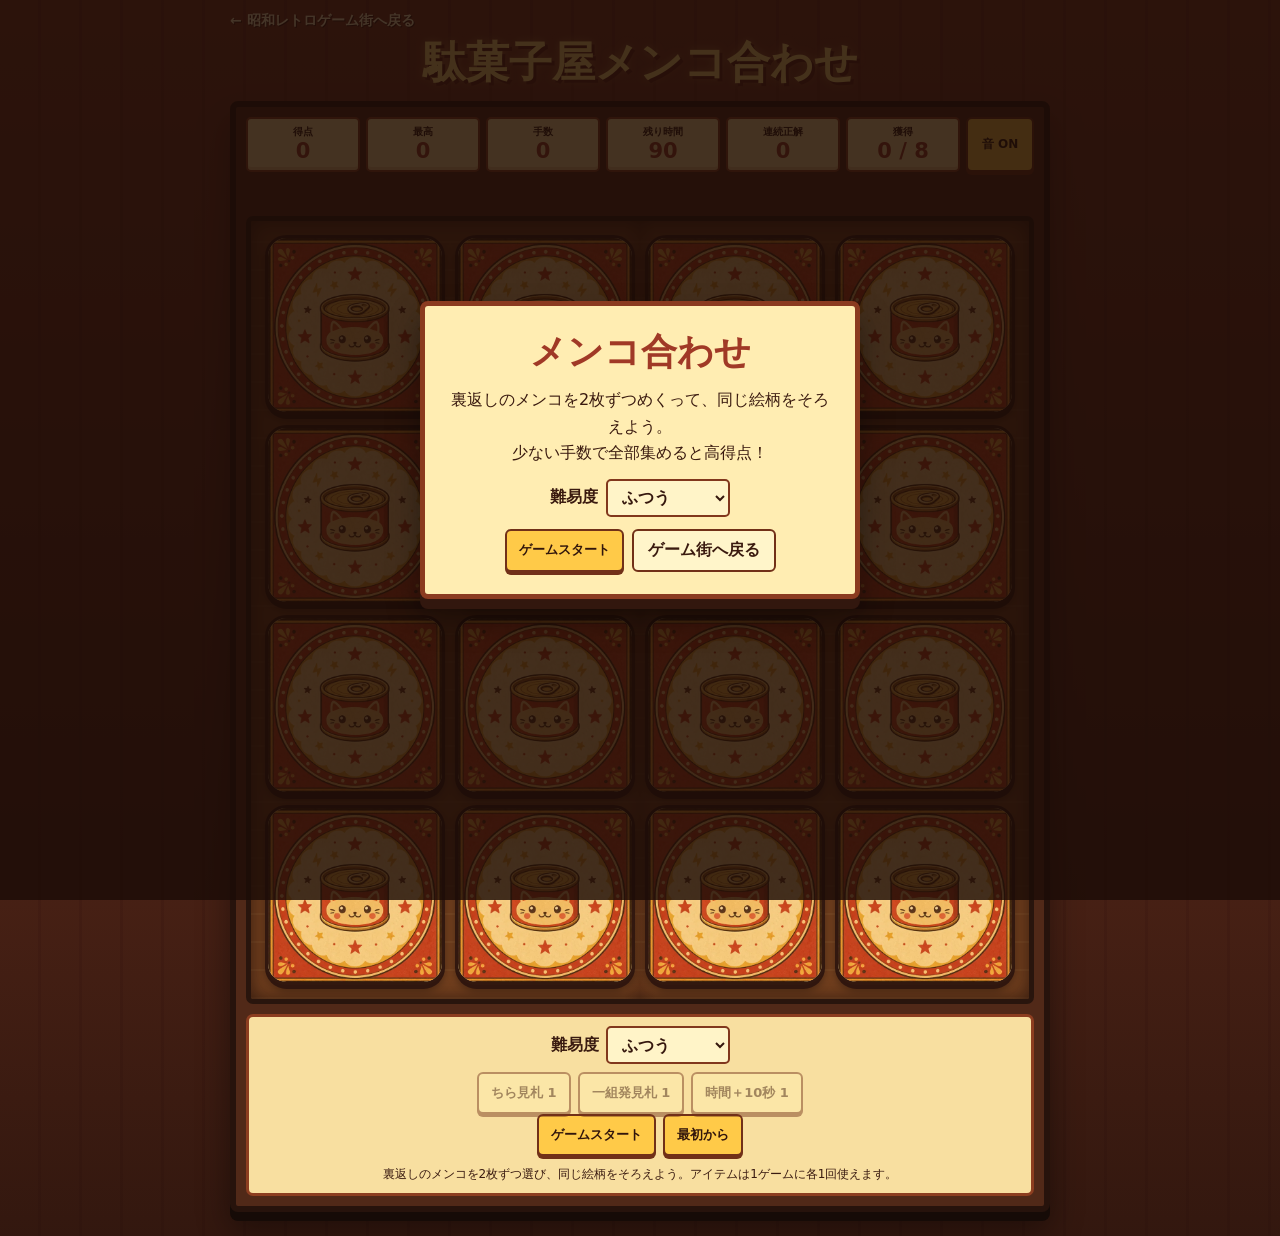
<file: games/menko.html>
<!DOCTYPE html>
<html lang="ja">
<head>
  <!-- Google tag (gtag.js) -->
  <script async src="https://www.googletagmanager.com/gtag/js?id=G-K0KRRH8DCW"></script>
  <script>
    window.dataLayer = window.dataLayer || [];
    function gtag(){dataLayer.push(arguments);}
    gtag('js', new Date());

    gtag('config', 'G-K0KRRH8DCW');
  </script>

  <meta charset="UTF-8">
  <meta name="viewport" content="width=device-width, initial-scale=1.0, maximum-scale=1.0, user-scalable=no">
  <title>駄菓子屋メンコ合わせ</title>
  <link rel="icon" type="image/svg+xml" href="../images/favicon.svg">
  <link rel="preload" as="image" href="../images/menko/menko-back.webp">
  <style>
    * {
      box-sizing: border-box;
      -webkit-tap-highlight-color: transparent;
      user-select: none;
    }

    html,
    body {
      margin: 0;
      min-height: 100%;
      overscroll-behavior: none;
    }

    body {
      min-height: 100vh;
      overflow-x: hidden;
      color: #fff1bf;
      background:
        linear-gradient(rgba(77, 29, 18, 0.2), rgba(28, 13, 8, 0.78)),
        repeating-linear-gradient(90deg, #853d27 0 38px, #7a3423 38px 41px);
      font-family: "Hiragino Maru Gothic ProN", "Yu Gothic", "Meiryo", system-ui, sans-serif;
      touch-action: manipulation;
    }

    button,
    select {
      font: inherit;
    }

    button {
      touch-action: manipulation;
    }

    .page {
      width: min(820px, calc(100% - 16px));
      margin: 0 auto;
      padding: 10px 0 24px;
    }

    .back-link {
      display: inline-block;
      margin-bottom: 4px;
      color: #fff1bf;
      text-decoration: none;
      font-size: 14px;
      font-weight: 800;
      text-shadow: 1px 1px 0 #3b190f;
    }

    .back-link:hover {
      text-decoration: underline;
    }

    h1 {
      margin: 0 0 9px;
      color: #ffe07b;
      text-align: center;
      font-size: clamp(25px, 6vw, 43px);
      letter-spacing: 0;
      text-shadow: 3px 3px 0 #5f2418, 0 0 10px rgba(255, 216, 94, 0.38);
    }

    .game-shell {
      position: relative;
      padding: 10px;
      background: #512918;
      border: 6px solid #27130c;
      border-radius: 8px;
      box-shadow: 0 9px 0 #160b07, 0 18px 32px rgba(0, 0, 0, 0.4);
    }

    .hud {
      display: grid;
      grid-template-columns: repeat(6, 1fr) auto;
      gap: 6px;
      margin-bottom: 9px;
    }

    .hud-box {
      min-width: 0;
      padding: 6px 3px;
      color: #32170d;
      text-align: center;
      background: #ffe49a;
      border: 2px solid #93401f;
      border-radius: 5px;
      box-shadow: inset 0 -3px rgba(147, 64, 31, 0.16);
    }

    .hud-box span {
      display: block;
      font-size: 10px;
      font-weight: 900;
    }

    .hud-box strong {
      display: block;
      overflow: hidden;
      color: #a23b25;
      font-size: clamp(15px, 3vw, 21px);
      line-height: 1.2;
      white-space: nowrap;
    }

    .sound-button {
      min-width: 68px;
      color: #32170d;
      background: #ffca48;
      border: 2px solid #773317;
      border-radius: 6px;
      font-size: 12px;
      font-weight: 900;
      cursor: pointer;
      box-shadow: 0 3px 0 #773317;
    }

    .sound-button:active {
      transform: translateY(2px);
      box-shadow: 0 1px 0 #773317;
    }

    .notice {
      min-height: 28px;
      display: grid;
      place-items: center;
      margin-bottom: 7px;
      color: #ffe890;
      font-weight: 900;
      text-align: center;
      opacity: 0;
      transform: translateY(4px);
      transition: 0.18s ease;
    }

    .notice.show {
      opacity: 1;
      transform: translateY(0);
    }

    .table {
      position: relative;
      padding: clamp(7px, 2vw, 14px);
      overflow: hidden;
      background:
        linear-gradient(90deg, transparent 48%, rgba(51, 21, 12, 0.28) 50%, transparent 52%),
        repeating-linear-gradient(0deg, rgba(255, 225, 145, 0.05) 0 2px, transparent 2px 28px),
        #74411f;
      border: 5px solid #29150d;
      border-radius: 7px;
      box-shadow: inset 0 0 20px rgba(23, 9, 5, 0.7);
    }

    .board {
      display: grid;
      grid-template-columns: repeat(var(--cols, 4), minmax(0, 1fr));
      gap: clamp(5px, 1.5vw, 10px);
      width: 100%;
      margin: auto;
    }

    .board.easy {
      width: min(100%, 560px);
    }

    .menko-card {
      position: relative;
      min-width: 0;
      padding: 0;
      aspect-ratio: 1;
      background: transparent;
      border: 0;
      perspective: 700px;
      cursor: pointer;
    }

    .menko-card:focus-visible {
      outline: 3px solid #fff1a4;
      outline-offset: 2px;
    }

    .card-inner {
      position: absolute;
      inset: 0;
      transform-style: preserve-3d;
      transition: transform 0.38s cubic-bezier(0.3, 0.75, 0.25, 1);
    }

    .menko-card.flipped .card-inner,
    .menko-card.matched .card-inner {
      transform: rotateY(180deg);
    }

    .card-face {
      position: absolute;
      inset: 0;
      display: grid;
      place-items: center;
      overflow: hidden;
      background: #f6df9c;
      border: 3px solid #32180f;
      border-radius: 12%;
      backface-visibility: hidden;
      box-shadow: 0 4px 0 #30160e, 0 6px 9px rgba(0, 0, 0, 0.35);
    }

    .card-face.front {
      transform: rotateY(180deg);
    }

    .card-face img {
      display: block;
      width: 100%;
      height: 100%;
      object-fit: contain;
      pointer-events: none;
    }

    .menko-card.matched {
      cursor: default;
    }

    .menko-card.matched .card-face.front {
      box-shadow: 0 0 18px #ffe66e, 0 4px 0 #30160e;
    }

    .menko-card.matched {
      animation: match-hop 0.55s ease;
    }

    .menko-card.wrong {
      animation: wrong-shake 0.35s ease;
    }

    .menko-card.hint .card-inner {
      filter: drop-shadow(0 0 9px #fff27a) brightness(1.22);
      animation: hint-pulse 0.55s ease-in-out infinite alternate;
    }

    @keyframes match-hop {
      45% { transform: translateY(-8px) scale(1.05); }
    }

    @keyframes wrong-shake {
      25% { transform: translateX(-4px); }
      50% { transform: translateX(4px); }
      75% { transform: translateX(-3px); }
    }

    @keyframes hint-pulse {
      to { transform: scale(1.06); }
    }

    .popup-layer {
      position: absolute;
      inset: 0;
      z-index: 5;
      overflow: hidden;
      pointer-events: none;
    }

    .score-popup {
      position: absolute;
      color: #fff08a;
      font-size: clamp(18px, 4vw, 27px);
      font-weight: 900;
      text-shadow: 2px 2px 0 #5b2014, 0 0 8px #ffdb50;
      animation: score-rise 0.9s ease-out forwards;
    }

    @keyframes score-rise {
      to { opacity: 0; transform: translateY(-38px) scale(1.12); }
    }

    .controls {
      margin-top: 10px;
      padding: 9px;
      color: #3a1b10;
      text-align: center;
      background: #f8dfa0;
      border: 3px solid #8d3e20;
      border-radius: 7px;
    }

    .settings-row,
    .item-row,
    .command-row {
      display: flex;
      flex-wrap: wrap;
      align-items: center;
      justify-content: center;
      gap: 7px;
    }

    .settings-row {
      margin-bottom: 8px;
      font-weight: 900;
    }

    select {
      min-height: 38px;
      padding: 5px 10px;
      color: #36180e;
      background: #fff4c8;
      border: 2px solid #81371c;
      border-radius: 5px;
      font-weight: 800;
    }

    .item-button,
    .command-button {
      min-height: 42px;
      padding: 8px 12px;
      border: 2px solid #713018;
      border-radius: 6px;
      font-size: 13px;
      font-weight: 900;
      cursor: pointer;
      box-shadow: 0 3px 0 #713018;
    }

    .item-button {
      color: #3b1b0f;
      background: #fff0b0;
    }

    .command-button {
      color: #32160c;
      background: #ffca48;
    }

    .item-button:active,
    .command-button:active {
      transform: translateY(2px);
      box-shadow: 0 1px 0 #713018;
    }

    button:disabled,
    select:disabled {
      cursor: default;
      opacity: 0.45;
    }

    .help {
      margin: 9px 0 0;
      font-size: 12px;
      line-height: 1.55;
    }

    .overlay {
      position: fixed;
      inset: 0;
      z-index: 20;
      display: grid;
      place-items: center;
      padding: 18px;
      background: rgba(27, 12, 7, 0.82);
    }

    .overlay.hidden {
      display: none;
    }

    .dialog {
      width: min(440px, 100%);
      padding: 22px 18px;
      color: #3a1a0f;
      text-align: center;
      background: #ffedb2;
      border: 5px solid #8b3b20;
      border-radius: 8px;
      box-shadow: 0 10px 0 #32170e, 0 18px 32px rgba(0, 0, 0, 0.42);
    }

    .dialog h2 {
      margin: 0 0 10px;
      color: #a03926;
      font-size: clamp(25px, 7vw, 36px);
    }

    .dialog p {
      margin: 8px 0;
      line-height: 1.65;
    }

    .dialog-difficulty {
      display: flex;
      align-items: center;
      justify-content: center;
      gap: 8px;
      margin: 12px 0;
      font-weight: 900;
    }

    .dialog-stats {
      display: grid;
      grid-template-columns: repeat(2, 1fr);
      gap: 6px;
      margin: 12px 0;
      font-weight: 900;
    }

    .dialog-stats span {
      padding: 7px;
      background: #fff7d7;
      border: 2px solid #c2793f;
      border-radius: 5px;
    }

    .new-record {
      color: #d13925;
      font-size: 22px;
      font-weight: 900;
    }

    .dialog-actions {
      display: flex;
      flex-wrap: wrap;
      justify-content: center;
      gap: 8px;
    }

    .dialog-actions a {
      display: inline-grid;
      min-height: 43px;
      place-items: center;
      padding: 8px 14px;
      color: #3a1a0f;
      background: #fff5ca;
      border: 2px solid #713018;
      border-radius: 6px;
      font-weight: 900;
      text-decoration: none;
    }

    .confetti {
      position: fixed;
      inset: 0;
      z-index: 19;
      overflow: hidden;
      pointer-events: none;
    }

    .confetti i {
      position: absolute;
      top: -20px;
      width: 9px;
      height: 15px;
      background: var(--color);
      animation: fall var(--duration) linear forwards;
    }

    @keyframes fall {
      to { transform: translate(var(--drift), 110vh) rotate(720deg); }
    }

    @media (max-width: 680px) {
      .page {
        width: min(100% - 8px, 820px);
        padding-top: 6px;
      }

      .game-shell {
        padding: 6px;
        border-width: 4px;
      }

      .hud {
        grid-template-columns: repeat(3, 1fr);
      }

      .sound-button {
        min-height: 42px;
      }

      .table {
        padding: 6px;
        border-width: 3px;
      }

      .board {
        gap: 5px;
      }

      .card-face {
        border-width: 2px;
        box-shadow: 0 3px 0 #30160e, 0 4px 6px rgba(0, 0, 0, 0.28);
      }

      .controls {
        padding: 7px 5px;
      }

      .item-button,
      .command-button {
        flex: 1 1 30%;
        padding: 7px 5px;
        font-size: 12px;
      }
    }

    @media (max-width: 380px) {
      h1 {
        font-size: 23px;
      }

      .hud-box strong {
        font-size: 15px;
      }

      .item-button {
        flex-basis: 46%;
      }
    }
  </style>
</head>
<body>
  <main class="page">
    <a class="back-link" href="../index.html">← 昭和レトロゲーム街へ戻る</a>
    <h1>駄菓子屋メンコ合わせ</h1>

    <section class="game-shell" aria-label="駄菓子屋メンコ合わせ">
      <div class="hud">
        <div class="hud-box"><span>得点</span><strong id="score">0</strong></div>
        <div class="hud-box"><span>最高</span><strong id="highScore">0</strong></div>
        <div class="hud-box"><span>手数</span><strong id="moves">0</strong></div>
        <div class="hud-box"><span>残り時間</span><strong id="time">90</strong></div>
        <div class="hud-box"><span>連続正解</span><strong id="streak">0</strong></div>
        <div class="hud-box"><span>獲得</span><strong id="pairs">0 / 8</strong></div>
        <button class="sound-button" id="soundBtn" type="button">音 ON</button>
      </div>

      <div class="notice" id="notice" aria-live="polite"></div>

      <div class="table" id="table">
        <div class="board" id="board" aria-label="メンコ盤面"></div>
        <div class="popup-layer" id="popupLayer"></div>
      </div>

      <div class="controls">
        <div class="settings-row">
          <label for="difficultySelect">難易度</label>
          <select id="difficultySelect">
            <option value="easy">かんたん</option>
            <option value="normal" selected>ふつう</option>
            <option value="hard">むずかしい</option>
          </select>
        </div>

        <div class="item-row">
          <button class="item-button" id="peekBtn" type="button">ちら見札 1</button>
          <button class="item-button" id="hintBtn" type="button">一組発見札 1</button>
          <button class="item-button" id="timeBtn" type="button">時間＋10秒 1</button>
        </div>

        <div class="command-row">
          <button class="command-button" id="startBtn" type="button">ゲームスタート</button>
          <button class="command-button" id="restartBtn" type="button">最初から</button>
        </div>

        <p class="help">裏返しのメンコを2枚ずつ選び、同じ絵柄をそろえよう。アイテムは1ゲームに各1回使えます。</p>
      </div>
    </section>
  </main>

  <div class="overlay" id="overlay">
    <div class="dialog">
      <h2 id="dialogTitle">メンコ合わせ</h2>
      <div id="dialogBody">
        <p>裏返しのメンコを2枚ずつめくって、同じ絵柄をそろえよう。<br>少ない手数で全部集めると高得点！</p>
      </div>
      <label class="dialog-difficulty" for="dialogDifficultySelect">
        難易度
        <select id="dialogDifficultySelect">
          <option value="easy">かんたん</option>
          <option value="normal" selected>ふつう</option>
          <option value="hard">むずかしい</option>
        </select>
      </label>
      <div class="dialog-actions">
        <button class="command-button" id="dialogStartBtn" type="button">ゲームスタート</button>
        <a id="townLink" href="../index.html" hidden>ゲーム街へ戻る</a>
      </div>
    </div>
  </div>

  <div class="confetti" id="confetti" aria-hidden="true"></div>

  <script>
    const GA_GAME_NAME = "??????????";

    function trackGaGameStart() {
      if (typeof gtag === "function") {
        gtag("event", "game_start", {
          game_name: GA_GAME_NAME
        });
      }
    }

    function trackGaGameEnd(result, finalScore) {
      if (typeof gtag === "function") {
        const params = { game_name: GA_GAME_NAME, result };
        if (typeof finalScore === "number") params.score = finalScore;
        gtag("event", "game_end", params);
      }
    }

    const boardEl = document.getElementById("board");
    const tableEl = document.getElementById("table");
    const popupLayer = document.getElementById("popupLayer");
    const scoreEl = document.getElementById("score");
    const highScoreEl = document.getElementById("highScore");
    const movesEl = document.getElementById("moves");
    const timeEl = document.getElementById("time");
    const streakEl = document.getElementById("streak");
    const pairsEl = document.getElementById("pairs");
    const noticeEl = document.getElementById("notice");
    const difficultySelect = document.getElementById("difficultySelect");
    const dialogDifficultySelect = document.getElementById("dialogDifficultySelect");
    const soundBtn = document.getElementById("soundBtn");
    const peekBtn = document.getElementById("peekBtn");
    const hintBtn = document.getElementById("hintBtn");
    const timeBtn = document.getElementById("timeBtn");
    const startBtn = document.getElementById("startBtn");
    const restartBtn = document.getElementById("restartBtn");
    const overlay = document.getElementById("overlay");
    const dialogTitle = document.getElementById("dialogTitle");
    const dialogBody = document.getElementById("dialogBody");
    const dialogStartBtn = document.getElementById("dialogStartBtn");
    const townLink = document.getElementById("townLink");
    const confettiEl = document.getElementById("confetti");

    const MENKO_NAMES = [
      "にこにこテレビ", "招き猫", "駄菓子屋さん", "ちび怪獣",
      "おやつ袋", "レトロロボット", "こけし娘", "おやつペンギン",
      "ラムネびん", "商店街のおうち", "お祭りピコ", "猫ヒーロー"
    ];

    const SETTINGS = {
      easy: { cols: 3, pairs: 6, seconds: null, key: "showaMenkoBestEasy" },
      normal: { cols: 4, pairs: 8, seconds: 90, key: "showaMenkoBestNormal" },
      hard: { cols: 4, pairs: 12, seconds: 120, key: "showaMenkoBestHard" }
    };

    let difficulty = "normal";
    let deck = [];
    let firstCard = null;
    let secondCard = null;
    let locked = false;
    let running = false;
    let score = 0;
    let moves = 0;
    let streak = 0;
    let matchedPairs = 0;
    let remainingSeconds = 90;
    let startedAt = 0;
    let endTime = 0;
    let timerId = null;
    let noticeTimer = null;
    let itemState = { peek: 1, hint: 1, time: 1 };
    let audioCtx = null;
    let masterGain = null;
    let soundEnabled = true;

    function initAudio() {
      try {
        const AudioContextClass = window.AudioContext || window.webkitAudioContext;
        if (!AudioContextClass) return;
        if (!audioCtx) {
          audioCtx = new AudioContextClass();
          masterGain = audioCtx.createGain();
          masterGain.gain.value = 0.08;
          masterGain.connect(audioCtx.destination);
        }
        if (audioCtx.state === "suspended") audioCtx.resume();
      } catch (error) {
        // 音が使えない環境でもゲームは続行
      }
    }

    function tone(freq, duration, delay = 0, type = "square", volume = 0.04) {
      if (!soundEnabled) return;
      try {
        initAudio();
        if (!audioCtx || !masterGain) return;
        const start = audioCtx.currentTime + delay;
        const osc = audioCtx.createOscillator();
        const gain = audioCtx.createGain();
        osc.type = type;
        osc.frequency.setValueAtTime(freq, start);
        gain.gain.setValueAtTime(volume, start);
        gain.gain.exponentialRampToValueAtTime(0.001, start + duration);
        osc.connect(gain);
        gain.connect(masterGain);
        osc.start(start);
        osc.stop(start + duration);
      } catch (error) {
        // 効果音の失敗はゲームに影響させない
      }
    }

    function playSound(name) {
      if (name === "flip") tone(260, 0.04);
      if (name === "match") {
        tone(430, 0.08);
        tone(620, 0.1, 0.07);
      }
      if (name === "wrong") {
        tone(230, 0.08, 0, "triangle");
        tone(180, 0.09, 0.07, "triangle");
      }
      if (name === "streak") {
        tone(520, 0.07);
        tone(700, 0.07, 0.06);
        tone(880, 0.11, 0.12);
      }
      if (name === "item") {
        tone(560, 0.06);
        tone(760, 0.1, 0.06);
      }
      if (name === "start") {
        tone(330, 0.07);
        tone(500, 0.08, 0.07);
        tone(660, 0.1, 0.14);
      }
      if (name === "clear") {
        [440, 560, 680, 880].forEach((freq, index) => tone(freq, 0.16, index * 0.1));
      }
      if (name === "timeout") {
        tone(260, 0.12, 0, "sawtooth");
        tone(180, 0.2, 0.12, "sawtooth");
      }
    }

    function shuffle(items) {
      for (let i = items.length - 1; i > 0; i--) {
        const j = Math.floor(Math.random() * (i + 1));
        [items[i], items[j]] = [items[j], items[i]];
      }
      return items;
    }

    function getBest(level = difficulty) {
      const fallback = { score: 0, moves: 0, fastest: 0 };
      try {
        return { ...fallback, ...JSON.parse(localStorage.getItem(SETTINGS[level].key) || "{}") };
      } catch (error) {
        return fallback;
      }
    }

    function saveBest(result) {
      try {
        localStorage.setItem(SETTINGS[difficulty].key, JSON.stringify(result));
      } catch (error) {
        // 保存不可でもゲームは続行
      }
    }

    function createDeck() {
      const pairCount = SETTINGS[difficulty].pairs;
      const ids = Array.from({ length: pairCount }, (_, index) => index);
      return shuffle([...ids, ...ids]).map((symbol, index) => ({
        id: index,
        symbol,
        matched: false
      }));
    }

    function renderBoard() {
      boardEl.innerHTML = "";
      boardEl.style.setProperty("--cols", SETTINGS[difficulty].cols);
      boardEl.className = `board ${difficulty}`;

      deck.forEach((cardData, index) => {
        const button = document.createElement("button");
        button.type = "button";
        button.className = "menko-card";
        button.dataset.index = String(index);
        button.setAttribute("aria-label", `${index + 1}枚目の裏向きメンコ`);
        button.innerHTML = `
          <span class="card-inner">
            <span class="card-face back">
              <img src="../images/menko/menko-back.webp" alt="">
            </span>
            <span class="card-face front">
              <img src="../images/menko/menko-${String(cardData.symbol + 1).padStart(2, "0")}.webp" alt="${MENKO_NAMES[cardData.symbol]}">
            </span>
          </span>
        `;
        button.addEventListener("pointerdown", initAudio);
        button.addEventListener("click", () => selectCard(button, cardData));
        boardEl.appendChild(button);
      });
    }

    function selectCard(cardEl, cardData) {
      if (!running || locked || cardData.matched || cardEl.classList.contains("flipped")) return;

      playSound("flip");
      cardEl.classList.add("flipped");
      cardEl.setAttribute("aria-label", MENKO_NAMES[cardData.symbol]);

      if (!firstCard) {
        firstCard = { el: cardEl, data: cardData };
        return;
      }

      secondCard = { el: cardEl, data: cardData };
      moves++;
      locked = true;
      updateHud();

      if (firstCard.data.symbol === secondCard.data.symbol) {
        window.setTimeout(resolveMatch, 360);
      } else {
        window.setTimeout(resolveWrong, 700);
      }
    }

    function resolveMatch() {
      if (!running) {
        clearSelection();
        return;
      }
      if (!firstCard || !secondCard) return;
      firstCard.data.matched = true;
      secondCard.data.matched = true;
      firstCard.el.classList.add("matched");
      secondCard.el.classList.add("matched");
      matchedPairs++;
      streak++;

      const bonus = streak === 2 ? 50 : streak >= 3 ? 100 : 0;
      const gained = 100 + bonus;
      score += gained;

      const rectA = firstCard.el.getBoundingClientRect();
      const rectB = secondCard.el.getBoundingClientRect();
      const tableRect = tableEl.getBoundingClientRect();
      addPopup(
        (rectA.left + rectA.right + rectB.left + rectB.right) / 4 - tableRect.left,
        (rectA.top + rectB.top) / 2 - tableRect.top,
        `+${gained}`
      );

      showNotice(bonus ? `そろった！ 連続正解 +${gained}` : "そろった！");
      playSound(bonus ? "streak" : "match");
      clearSelection();
      updateHud();

      if (matchedPairs === SETTINGS[difficulty].pairs) {
        window.setTimeout(finishClear, 520);
      }
    }

    function resolveWrong() {
      if (!running) {
        clearSelection();
        return;
      }
      if (!firstCard || !secondCard) return;
      firstCard.el.classList.add("wrong");
      secondCard.el.classList.add("wrong");
      firstCard.el.classList.remove("flipped");
      secondCard.el.classList.remove("flipped");
      firstCard.el.setAttribute("aria-label", "裏向きメンコ");
      secondCard.el.setAttribute("aria-label", "裏向きメンコ");
      streak = 0;

      if (difficulty === "hard") {
        endTime -= 2000;
        showNotice("ちがうメンコだ　残り時間 -2秒");
      } else {
        showNotice("ちがうメンコだ");
      }

      playSound("wrong");
      window.setTimeout(() => {
        if (firstCard) firstCard.el.classList.remove("wrong");
        if (secondCard) secondCard.el.classList.remove("wrong");
        clearSelection();
      }, 320);
      updateTimer();
      updateHud();
    }

    function clearSelection() {
      firstCard = null;
      secondCard = null;
      locked = false;
    }

    function startGame() {
      trackGaGameStart();
      initAudio();
      stopTimer();
      difficulty = difficultySelect.value;
      deck = createDeck();
      firstCard = null;
      secondCard = null;
      locked = false;
      running = true;
      score = 0;
      moves = 0;
      streak = 0;
      matchedPairs = 0;
      startedAt = Date.now();
      remainingSeconds = SETTINGS[difficulty].seconds;
      endTime = remainingSeconds === null ? 0 : Date.now() + remainingSeconds * 1000;
      itemState = { peek: 1, hint: 1, time: 1 };

      difficultySelect.disabled = true;
      overlay.classList.add("hidden");
      townLink.hidden = true;
      dialogStartBtn.textContent = "もう一度遊ぶ";
      renderBoard();
      updateItems();
      updateHud();
      showNotice("メンコ集め、はじめ！");
      playSound("start");

      if (remainingSeconds !== null) {
        timerId = window.setInterval(updateTimer, 200);
      }
    }

    function stopTimer() {
      if (timerId) window.clearInterval(timerId);
      timerId = null;
    }

    function updateTimer() {
      if (!running || SETTINGS[difficulty].seconds === null) return;
      remainingSeconds = Math.max(0, Math.ceil((endTime - Date.now()) / 1000));
      timeEl.textContent = remainingSeconds;
      if (remainingSeconds <= 0) finishTimeout();
    }

    function finishClear() {
      if (!running) return;
      running = false;
      locked = true;
      stopTimer();

      const elapsed = Math.max(1, Math.round((Date.now() - startedAt) / 1000));
      const timeBonus = SETTINGS[difficulty].seconds === null ? 0 : remainingSeconds * 10;
      const moveBonus = Math.max(0, (SETTINGS[difficulty].pairs * 2 - moves) * 20);
      score += timeBonus + moveBonus;

      const previous = getBest();
      const isRecord = score > previous.score;
      const nextBest = {
        score: Math.max(previous.score, score),
        moves: previous.moves === 0 ? moves : Math.min(previous.moves, moves),
        fastest: previous.fastest === 0 ? elapsed : Math.min(previous.fastest, elapsed)
      };
      saveBest(nextBest);
      updateHud();
      trackGaGameEnd("clear", score);
      launchConfetti();
      playSound("clear");

      dialogTitle.textContent = "全メンコ獲得！";
      dialogBody.innerHTML = `
        ${isRecord ? '<p class="new-record">新記録！</p>' : ""}
        <div class="dialog-stats">
          <span>今回 ${score}点</span>
          <span>手数 ${moves}</span>
          <span>時間 ${elapsed}秒</span>
          <span>最高 ${nextBest.score}点</span>
        </div>
        <p>時間ボーナス ${timeBonus}点<br>手数ボーナス ${moveBonus}点</p>
      `;
      showEndPanel();
    }

    function finishTimeout() {
      if (!running) return;
      running = false;
      locked = true;
      remainingSeconds = 0;
      stopTimer();
      updateHud();
      trackGaGameEnd("timeup", score);
      playSound("timeout");
      dialogTitle.textContent = "時間切れ";
      dialogBody.innerHTML = `
        <div class="dialog-stats">
          <span>今回 ${score}点</span>
          <span>手数 ${moves}</span>
          <span>獲得 ${matchedPairs}組</span>
          <span>最高 ${getBest().score}点</span>
        </div>
        <p>もう一度、全部のメンコ獲得を目指そう。</p>
      `;
      showEndPanel();
    }

    function showEndPanel() {
      difficultySelect.disabled = false;
      dialogStartBtn.textContent = "もう一度遊ぶ";
      townLink.hidden = false;
      overlay.classList.remove("hidden");
    }

    function usePeek() {
      initAudio();
      if (!canUseItem("peek")) return;
      itemState.peek = 0;
      locked = true;
      const cards = [...boardEl.querySelectorAll(".menko-card")];
      cards.forEach((card, index) => {
        if (!deck[index].matched) card.classList.add("flipped");
      });
      updateItems();
      showNotice("ちら見札！ 1秒だけ全部見えるよ");
      playSound("item");
      window.setTimeout(() => {
        cards.forEach((card, index) => {
          const selected = firstCard && firstCard.el === card;
          if (!deck[index].matched && !selected) card.classList.remove("flipped");
        });
        if (running) locked = false;
      }, 1000);
    }

    function useHint() {
      initAudio();
      if (!canUseItem("hint")) return;
      const groups = new Map();
      deck.forEach((card, index) => {
        if (card.matched) return;
        if (!groups.has(card.symbol)) groups.set(card.symbol, []);
        groups.get(card.symbol).push(index);
      });
      const pair = [...groups.values()].find(indices => indices.length >= 2);
      if (!pair) return;
      itemState.hint = 0;
      pair.slice(0, 2).forEach(index => boardEl.children[index].classList.add("hint"));
      updateItems();
      showNotice("一組発見札！ 光る2枚を覚えよう");
      playSound("item");
      window.setTimeout(() => {
        pair.slice(0, 2).forEach(index => boardEl.children[index].classList.remove("hint"));
      }, 2300);
    }

    function useTime() {
      initAudio();
      if (!canUseItem("time") || SETTINGS[difficulty].seconds === null) return;
      itemState.time = 0;
      endTime += 10000;
      updateTimer();
      updateItems();
      showNotice("時間延長札！ 残り時間 +10秒");
      playSound("item");
    }

    function canUseItem(name) {
      return running && !locked && itemState[name] > 0;
    }

    function updateItems() {
      peekBtn.textContent = `ちら見札 ${itemState.peek}`;
      hintBtn.textContent = `一組発見札 ${itemState.hint}`;
      timeBtn.textContent = `時間＋10秒 ${itemState.time}`;
      peekBtn.disabled = !running || itemState.peek === 0;
      hintBtn.disabled = !running || itemState.hint === 0;
      timeBtn.disabled = !running || difficulty === "easy" || itemState.time === 0;
    }

    function updateHud() {
      const setting = SETTINGS[difficulty];
      scoreEl.textContent = score;
      highScoreEl.textContent = getBest().score;
      movesEl.textContent = moves;
      timeEl.textContent = setting.seconds === null ? "なし" : remainingSeconds;
      streakEl.textContent = streak;
      pairsEl.textContent = `${matchedPairs} / ${setting.pairs}`;
    }

    function showNotice(message) {
      noticeEl.textContent = message;
      noticeEl.classList.add("show");
      window.clearTimeout(noticeTimer);
      noticeTimer = window.setTimeout(() => noticeEl.classList.remove("show"), 1400);
    }

    function addPopup(x, y, text) {
      const popup = document.createElement("span");
      popup.className = "score-popup";
      popup.textContent = text;
      popup.style.left = `${x}px`;
      popup.style.top = `${y}px`;
      popupLayer.appendChild(popup);
      popup.addEventListener("animationend", () => popup.remove());
    }

    function launchConfetti() {
      confettiEl.innerHTML = "";
      const colors = ["#f4c84d", "#d94a32", "#4f9d72", "#3685a7", "#fff0bd"];
      for (let i = 0; i < 32; i++) {
        const piece = document.createElement("i");
        piece.style.left = `${Math.random() * 100}%`;
        piece.style.setProperty("--color", colors[i % colors.length]);
        piece.style.setProperty("--duration", `${1.6 + Math.random() * 1.5}s`);
        piece.style.setProperty("--drift", `${-70 + Math.random() * 140}px`);
        piece.style.animationDelay = `${Math.random() * 0.45}s`;
        confettiEl.appendChild(piece);
      }
      window.setTimeout(() => confettiEl.replaceChildren(), 3600);
    }

    soundBtn.addEventListener("pointerdown", initAudio);
    soundBtn.addEventListener("click", () => {
      soundEnabled = !soundEnabled;
      soundBtn.textContent = soundEnabled ? "音 ON" : "音 OFF";
      if (soundEnabled) {
        initAudio();
        tone(540, 0.07);
      }
    });

    startBtn.addEventListener("pointerdown", initAudio);
    startBtn.addEventListener("click", startGame);
    restartBtn.addEventListener("pointerdown", initAudio);
    restartBtn.addEventListener("click", startGame);
    dialogStartBtn.addEventListener("pointerdown", initAudio);
    dialogStartBtn.addEventListener("click", startGame);
    peekBtn.addEventListener("click", usePeek);
    hintBtn.addEventListener("click", useHint);
    timeBtn.addEventListener("click", useTime);

    function changeDifficulty(value) {
      if (running) return;
      difficultySelect.value = value;
      dialogDifficultySelect.value = value;
      difficulty = value;
      deck = createDeck();
      remainingSeconds = SETTINGS[difficulty].seconds;
      renderBoard();
      updateHud();
      updateItems();
    }

    difficultySelect.addEventListener("change", () => changeDifficulty(difficultySelect.value));
    dialogDifficultySelect.addEventListener("change", () => changeDifficulty(dialogDifficultySelect.value));

    difficulty = difficultySelect.value;
    deck = createDeck();
    remainingSeconds = SETTINGS[difficulty].seconds;
    renderBoard();
    updateHud();
    updateItems();
  </script>
</body>
</html>
</file>
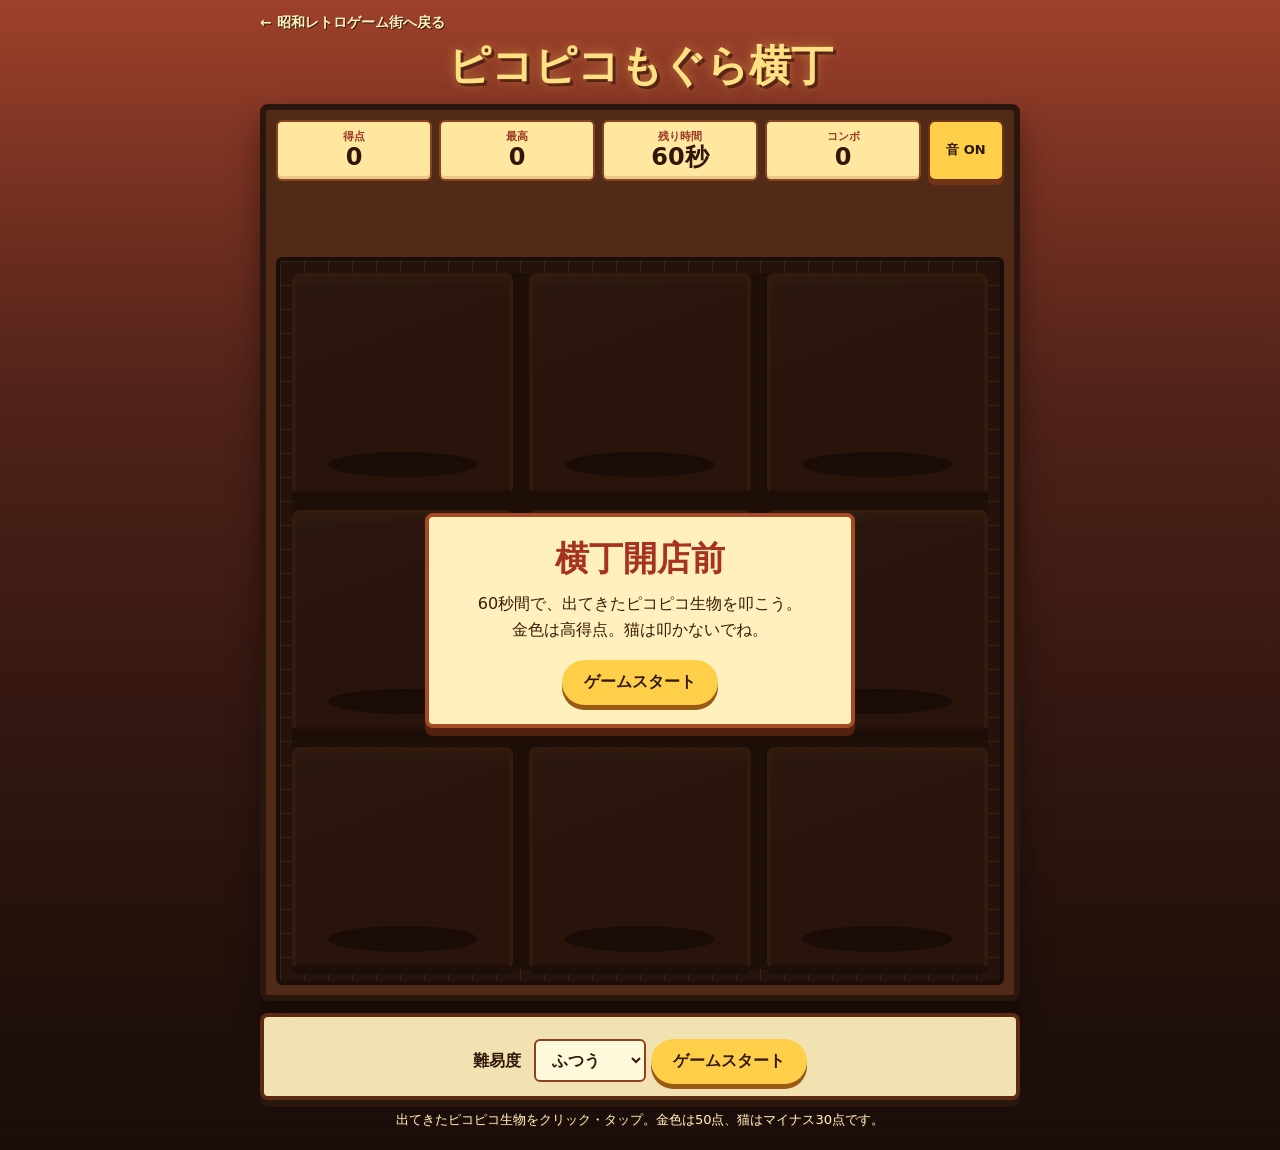
<file: games/mogura.html>
<!DOCTYPE html>
<html lang="ja">
<head>
  <!-- Google tag (gtag.js) -->
  <script async src="https://www.googletagmanager.com/gtag/js?id=G-K0KRRH8DCW"></script>
  <script>
    window.dataLayer = window.dataLayer || [];
    function gtag(){dataLayer.push(arguments);}
    gtag('js', new Date());

    gtag('config', 'G-K0KRRH8DCW');
  </script>

  <meta charset="UTF-8">
  <meta name="viewport" content="width=device-width, initial-scale=1.0, maximum-scale=1.0, user-scalable=no">
  <meta http-equiv="Cache-Control" content="no-cache, no-store, must-revalidate">
  <meta http-equiv="Pragma" content="no-cache">
  <meta http-equiv="Expires" content="0">
  <title>ピコピコもぐら横丁</title>
  <link rel="icon" type="image/svg+xml" href="../images/favicon.svg?v=20260612-1">
  <link rel="preload" as="image" href="../images/mogura/mogura-normal.webp?v=20260612-1">
  <link rel="preload" as="image" href="../images/mogura/mogura-cat.webp?v=20260612-1">
  <link rel="preload" as="image" href="../images/mogura/mogura-gold.webp?v=20260612-1">
  <link rel="preload" as="image" href="../images/mogura/item-clock.webp?v=20260612-1">
  <link rel="preload" as="image" href="../images/mogura/item-double.webp?v=20260612-1">
  <link rel="preload" as="image" href="../images/mogura/item-hammer.webp?v=20260612-1">
  <style>
    * {
      box-sizing: border-box;
      -webkit-tap-highlight-color: transparent;
      user-select: none;
    }

    html,
    body {
      margin: 0;
      min-height: 100%;
      overscroll-behavior: none;
    }

    body {
      min-height: 100vh;
      color: #fff4c4;
      background:
        linear-gradient(rgba(54, 22, 12, 0.2), rgba(20, 10, 7, 0.72)),
        linear-gradient(180deg, #b84b32 0%, #6f2f23 35%, #28150e 100%);
      font-family: "Hiragino Maru Gothic ProN", "Yu Gothic", "Meiryo", system-ui, sans-serif;
      touch-action: manipulation;
    }

    button,
    select {
      font: inherit;
    }

    .page {
      width: min(760px, calc(100% - 18px));
      margin: 0 auto;
      padding: 12px 0 20px;
    }

    .back-link {
      display: inline-block;
      margin-bottom: 6px;
      color: #fff4c4;
      text-decoration: none;
      font-size: 14px;
      font-weight: 800;
      text-shadow: 1px 1px 0 #3b1a0a;
    }

    .back-link:hover {
      text-decoration: underline;
    }

    h1 {
      margin: 0 0 10px;
      color: #ffe082;
      text-align: center;
      font-size: clamp(25px, 6vw, 42px);
      text-shadow: 3px 3px 0 #5a2517, 0 0 12px rgba(255, 215, 94, 0.45);
    }

    .cabinet {
      padding: 10px;
      background: #522b18;
      border: 6px solid #2a160d;
      border-radius: 8px;
      box-shadow: 0 10px 0 #170c08, 0 18px 32px rgba(0, 0, 0, 0.38);
    }

    .hud {
      display: grid;
      grid-template-columns: repeat(4, 1fr) auto;
      gap: 7px;
      margin-bottom: 9px;
    }

    .hud-item {
      min-width: 0;
      padding: 7px 5px;
      color: #2f170b;
      text-align: center;
      background: #ffe7a0;
      border: 2px solid #8b421f;
      border-radius: 6px;
      box-shadow: inset 0 -3px 0 rgba(139, 66, 31, 0.18);
    }

    .hud-item span {
      display: block;
      color: #9a3624;
      font-size: 11px;
      font-weight: 900;
    }

    .hud-item strong {
      display: block;
      overflow: hidden;
      font-size: clamp(17px, 4vw, 24px);
      line-height: 1.15;
      white-space: nowrap;
    }

    .combo-value.bump {
      animation: combo-bump 0.22s ease-out;
    }

    @keyframes combo-bump {
      50% { transform: scale(1.28); color: #d63820; }
    }

    .sound-button {
      min-width: 76px;
      color: #2d170b;
      background: #ffcf4a;
      border: 2px solid #713415;
      border-radius: 7px;
      font-size: 13px;
      font-weight: 900;
      cursor: pointer;
      box-shadow: 0 4px 0 #713415;
    }

    .sound-button:active {
      transform: translateY(3px);
      box-shadow: 0 1px 0 #713415;
    }

    .effects {
      min-height: 28px;
      display: flex;
      align-items: center;
      justify-content: center;
      gap: 12px;
      margin-bottom: 7px;
      color: #ffe082;
      font-weight: 900;
      text-shadow: 1px 1px 0 #3b1a0a;
    }

    .notice {
      min-height: 25px;
      margin-bottom: 7px;
      color: #fff4c4;
      text-align: center;
      font-weight: 900;
      opacity: 0;
      transition: opacity 0.18s ease;
    }

    .notice.show {
      opacity: 1;
    }

    .board-wrap {
      position: relative;
      padding: 12px;
      overflow: hidden;
      background:
        linear-gradient(rgba(255, 222, 128, 0.08) 1px, transparent 1px),
        linear-gradient(90deg, rgba(255, 222, 128, 0.08) 1px, transparent 1px),
        #24130c;
      background-size: 24px 24px;
      border: 4px solid #1b0e09;
      border-radius: 6px;
      touch-action: none;
    }

    .board {
      display: grid;
      grid-template-columns: repeat(3, 1fr);
      gap: clamp(8px, 2.5vw, 16px);
      aspect-ratio: 1 / 1;
    }

    .hole {
      position: relative;
      isolation: isolate;
      min-width: 0;
      overflow: hidden;
      background:
        linear-gradient(160deg, rgba(255, 255, 255, 0.12), transparent 38%),
        #75401f;
      border: 4px solid #b66b31;
      border-bottom-color: #3b1d0e;
      border-radius: 7px;
      box-shadow: inset 0 8px 0 rgba(255, 221, 141, 0.13), 0 5px 0 #1b0e09;
      cursor: crosshair;
      touch-action: none;
    }

    .hole-ellipse {
      position: absolute;
      left: 50%;
      bottom: 6%;
      width: 70%;
      height: 12%;
      transform: translateX(-50%);
      z-index: 0;
      background: #120503;
      border: 0;
      outline: 0;
      border-radius: 50%;
      box-shadow: inset 0 5px 8px rgba(0, 0, 0, 0.55);
      pointer-events: none;
    }

    .pop-slot {
      position: absolute;
      left: 50%;
      bottom: 10%;
      z-index: 3;
      width: 60%;
      height: 64%;
      transform: translateX(-50%);
      overflow: hidden;
      pointer-events: none;
    }

    .creature {
      position: absolute;
      left: 50%;
      bottom: -8%;
      z-index: 3;
      width: 100%;
      height: 100%;
      display: grid;
      place-items: end center;
      transform: translate(-50%, 108%);
      -webkit-transform: translate(-50%, 108%);
      transition: transform 0.18s cubic-bezier(0.2, 0.85, 0.3, 1.08);
      -webkit-transition: -webkit-transform 0.18s cubic-bezier(0.2, 0.85, 0.3, 1.08);
      pointer-events: none;
    }

    .hole.active .creature {
      transform: translate(-50%, 3%);
      -webkit-transform: translate(-50%, 3%);
      pointer-events: auto;
    }

    .creature-image {
      display: block;
      width: 100%;
      height: 100%;
      object-fit: contain;
      object-position: center bottom;
      transform: scale(1.06) translateY(7%);
      transform-origin: center bottom;
      filter: drop-shadow(0 4px 2px rgba(33, 13, 7, 0.48));
      pointer-events: none;
      -webkit-user-drag: none;
    }

    .creature.image-failed .creature-image {
      display: none;
    }

    .creature.image-failed::before {
      content: "ピコ";
      display: grid;
      width: 76%;
      aspect-ratio: 1;
      place-items: center;
      margin: auto auto 4%;
      color: #fff0bd;
      background: #a9472d;
      border: 5px solid #32170e;
      border-radius: 48% 48% 42% 42%;
      box-shadow: inset 0 -10px rgba(92, 35, 21, 0.2);
      font-size: clamp(12px, 3vw, 24px);
      font-weight: 900;
      line-height: 1;
      text-shadow: 1px 1px #32170e;
    }

    .creature.image-failed.cat::before {
      content: "ねこ";
      color: #5b2719;
      background: #fff0c4;
      border-radius: 38% 38% 48% 48%;
      box-shadow: inset 18px 0 #e5a44f, inset -18px 0 #e5a44f;
      text-shadow: none;
    }

    .creature.image-failed.golden::before {
      content: "★";
      color: #6b330d;
      background: #ffd83f;
      border-color: #7a3b11;
      box-shadow: 0 0 14px #ffe75d, inset 0 -10px #e9a81f;
      font-size: clamp(24px, 7vw, 52px);
    }

    .creature.image-failed.clock::before {
      content: "時計";
      color: #3c2417;
      background: #8bd5d0;
      border-color: #315a5b;
    }

    .creature.image-failed.double::before {
      content: "×2";
      color: #4d1d14;
      background: #ffe16a;
      border-color: #8a3b20;
      font-size: clamp(20px, 6vw, 44px);
    }

    .creature.image-failed.hammer::before {
      content: "＋10";
      color: #fff1bd;
      background: #dc5a38;
      border-color: #5c2718;
    }

    .hole.active .creature-image {
      pointer-events: auto;
    }

    .creature.pico .creature-image,
    .creature.cat-pico .creature-image {
      transform: scale(1.06) translateY(7%);
    }

    .creature.cat-pico .creature-image {
      filter:
        sepia(0.2)
        saturate(0.82)
        brightness(1.14)
        drop-shadow(0 4px 2px rgba(33, 13, 7, 0.48));
    }

    .creature.golden .creature-image {
      transform: scale(1.06) translateY(7%);
      filter: drop-shadow(0 0 10px rgba(255, 212, 59, 0.9));
      animation: gold-flash 0.32s steps(2) infinite;
    }

    @keyframes gold-flash {
      50% {
        filter:
          brightness(1.3)
          drop-shadow(0 0 14px rgba(255, 225, 88, 1));
      }
    }

    .creature.item {
      width: 78%;
      height: 86%;
    }

    .creature.item .creature-image {
      transform: scale(1.02) translateY(4%);
    }

    .creature.cat .creature-image {
      transform: scale(1.06) translateY(7%);
    }

    .creature.item.hammer {
      width: 74%;
      height: 90%;
    }

    .popup-layer {
      position: absolute;
      inset: 0;
      z-index: 8;
      overflow: hidden;
      pointer-events: none;
    }

    .score-popup {
      position: absolute;
      color: #fff4c4;
      font-size: clamp(17px, 4vw, 25px);
      font-weight: 900;
      text-shadow: 2px 2px 0 #51200f, 0 0 8px #ffe080;
      animation: popup-rise 0.85s ease-out forwards;
    }

    .score-popup.gold {
      color: #ffe13e;
      text-shadow: 2px 2px 0 #51200f, 0 0 12px #ffd43b;
    }

    .score-popup.bad {
      color: #ff806e;
    }

    .score-popup.item-text {
      color: #8ee8ff;
    }

    @keyframes popup-rise {
      from { transform: translate(-50%, -20%); opacity: 1; }
      to { transform: translate(-50%, -130%); opacity: 0; }
    }

    .panel {
      position: absolute;
      inset: 12px;
      z-index: 12;
      display: none;
      place-items: center;
      padding: 18px;
      background: rgba(28, 13, 8, 0.86);
    }

    .panel.visible {
      display: grid;
    }

    .panel-box {
      width: min(430px, 100%);
      padding: 19px;
      color: #3a1a08;
      text-align: center;
      background: #fff0bd;
      border: 4px solid #a84925;
      border-radius: 8px;
      box-shadow: 0 8px 0 #51200f;
    }

    .panel-box h2 {
      margin: 0 0 9px;
      color: #a63322;
      font-size: clamp(24px, 6vw, 34px);
    }

    .panel-box p {
      margin: 7px 0;
      line-height: 1.65;
    }

    .new-record {
      color: #d62f1f;
      font-size: 21px;
      font-weight: 900;
    }

    .settings {
      margin-top: 12px;
      padding: 12px;
      color: #32190c;
      text-align: center;
      background: rgba(255, 239, 188, 0.94);
      border: 4px solid #5a2b12;
      border-radius: 8px;
      box-shadow: 0 7px 0 #2a170b;
    }

    .settings.compact {
      display: none;
    }

    .settings label {
      display: inline-block;
      margin-right: 8px;
      font-weight: 900;
    }

    select {
      padding: 9px 12px;
      color: #32190c;
      background: #fff9db;
      border: 2px solid #8b421f;
      border-radius: 6px;
      font-weight: 800;
    }

    .start-button,
    .return-button {
      display: inline-block;
      margin-top: 10px;
      padding: 12px 22px;
      color: #32190c;
      background: #ffcf4a;
      border: 0;
      border-radius: 999px;
      box-shadow: 0 5px 0 #9a5a13;
      font-weight: 900;
      text-decoration: none;
      cursor: pointer;
    }

    .return-button {
      margin-left: 7px;
      color: #fff4c4;
      background: #8c4324;
      box-shadow: 0 5px 0 #4a2112;
    }

    .start-button:active,
    .return-button:active {
      transform: translateY(4px);
      box-shadow: 0 1px 0 #6b310f;
    }

    .help {
      margin: 10px 0 0;
      color: #fff4c4;
      text-align: center;
      font-size: 13px;
      line-height: 1.6;
      text-shadow: 1px 1px 0 #3b1a0a;
    }

    @media (max-width: 560px) {
      body.game-running {
        overflow: hidden;
      }

      .page {
        width: min(100% - 10px, 760px);
        height: 100dvh;
        padding: 5px 0;
        display: flex;
        flex-direction: column;
      }

      .back-link {
        margin-bottom: 1px;
        font-size: 12px;
      }

      h1 {
        margin-bottom: 4px;
        font-size: clamp(22px, 7vw, 31px);
      }

      .cabinet {
        min-height: 0;
        padding: 6px;
        border-width: 4px;
      }

      .hud {
        gap: 4px;
        margin-bottom: 4px;
      }

      .hud-item {
        padding: 4px 2px;
        border-width: 1px;
      }

      .hud-item span {
        font-size: 9px;
      }

      .hud-item strong {
        font-size: clamp(14px, 4.5vw, 19px);
      }

      .sound-button {
        min-width: 62px;
        padding: 5px 7px;
        font-size: 11px;
      }

      .effects,
      .notice {
        min-height: 20px;
        margin-bottom: 2px;
        font-size: 12px;
      }

      .board-wrap {
        width: min(100%, calc(100dvh - 200px));
        margin: 0 auto;
        padding: 6px;
      }

      .board {
        gap: 6px;
      }

      .hole {
        border-width: 3px;
      }

      .settings {
        margin-top: 6px;
        padding: 6px;
        font-size: 12px;
      }

      select {
        padding: 6px 8px;
      }

      .start-button {
        margin-top: 5px;
        padding: 8px 15px;
      }

      .help {
        display: none;
      }

      .panel {
        inset: 6px;
        padding: 8px;
      }

      .panel-box {
        padding: 13px;
      }
    }
  </style>
</head>
<body>
  <main class="page">
    <a class="back-link" href="../index.html">← 昭和レトロゲーム街へ戻る</a>
    <h1>ピコピコもぐら横丁</h1>

    <section class="cabinet" aria-label="ピコピコもぐら横丁ゲーム">
      <div class="hud">
        <div class="hud-item"><span>得点</span><strong id="score">0</strong></div>
        <div class="hud-item"><span>最高</span><strong id="highScore">0</strong></div>
        <div class="hud-item"><span>残り時間</span><strong id="time">60秒</strong></div>
        <div class="hud-item"><span>コンボ</span><strong id="combo" class="combo-value">0</strong></div>
        <button id="soundBtn" class="sound-button" type="button">音 ON</button>
      </div>

      <div id="effects" class="effects" aria-live="polite"></div>
      <div id="notice" class="notice" aria-live="polite"></div>

      <div id="boardWrap" class="board-wrap">
        <div id="board" class="board" aria-label="3列3行のゲーム盤"></div>
        <div id="popupLayer" class="popup-layer"></div>

        <div id="startPanel" class="panel visible">
          <div class="panel-box">
            <h2>横丁開店前</h2>
            <p>60秒間で、出てきたピコピコ生物を叩こう。<br>金色は高得点。猫は叩かないでね。</p>
            <button id="panelStartBtn" class="start-button" type="button">ゲームスタート</button>
          </div>
        </div>

        <div id="endPanel" class="panel">
          <div class="panel-box">
            <h2>ゲーム終了</h2>
            <p id="recordMessage" class="new-record"></p>
            <p>今回の得点：<strong id="finalScore">0</strong></p>
            <p>最高得点：<strong id="finalHighScore">0</strong></p>
            <p>最大コンボ：<strong id="finalMaxCombo">0</strong></p>
            <button id="retryBtn" class="start-button" type="button">もう一度遊ぶ</button>
            <a class="return-button" href="../index.html">ゲーム街へ戻る</a>
          </div>
        </div>
      </div>
    </section>

    <section id="settings" class="settings">
      <label for="difficultySelect">難易度</label>
      <select id="difficultySelect">
        <option value="easy">ゆっくり</option>
        <option value="normal" selected>ふつう</option>
        <option value="hard">はやい</option>
      </select>
      <button id="startBtn" class="start-button" type="button">ゲームスタート</button>
    </section>

    <p class="help">出てきたピコピコ生物をクリック・タップ。金色は50点、猫はマイナス30点です。</p>
  </main>

  <script>
    const GA_GAME_NAME = "?????????";

    function trackGaGameStart() {
      if (typeof gtag === "function") {
        gtag("event", "game_start", {
          game_name: GA_GAME_NAME
        });
      }
    }

    function trackGaGameEnd(result, finalScore) {
      if (typeof gtag === "function") {
        const params = { game_name: GA_GAME_NAME, result };
        if (typeof finalScore === "number") params.score = finalScore;
        gtag("event", "game_end", params);
      }
    }

    if (!Promise.allSettled) {
      Promise.allSettled = function (promises) {
        return Promise.all(Array.from(promises).map((promise) =>
          Promise.resolve(promise).then(
            (value) => ({ status: "fulfilled", value }),
            (reason) => ({ status: "rejected", reason })
          )
        ));
      };
    }

    const boardEl = document.getElementById("board");
    const boardWrapEl = document.getElementById("boardWrap");
    const popupLayerEl = document.getElementById("popupLayer");
    const scoreEl = document.getElementById("score");
    const highScoreEl = document.getElementById("highScore");
    const timeEl = document.getElementById("time");
    const comboEl = document.getElementById("combo");
    const effectsEl = document.getElementById("effects");
    const noticeEl = document.getElementById("notice");
    const settingsEl = document.getElementById("settings");
    const difficultySelect = document.getElementById("difficultySelect");
    const startBtn = document.getElementById("startBtn");
    const panelStartBtn = document.getElementById("panelStartBtn");
    const retryBtn = document.getElementById("retryBtn");
    const soundBtn = document.getElementById("soundBtn");
    const startPanel = document.getElementById("startPanel");
    const endPanel = document.getElementById("endPanel");
    const finalScoreEl = document.getElementById("finalScore");
    const finalHighScoreEl = document.getElementById("finalHighScore");
    const finalMaxComboEl = document.getElementById("finalMaxCombo");
    const recordMessageEl = document.getElementById("recordMessage");

    const HIGH_SCORE_KEY = "showa-retro-mogura-high-score";
    const GAME_DURATION = 60;
    const ASSET_VERSION = "20260612-1";
    const ITEM_TYPES = ["clock", "double", "hammer"];
    const targetImageSources = {
      pico: {
        webp: `../images/mogura/mogura-normal.webp?v=${ASSET_VERSION}`,
        png: `../images/mogura/mogura-normal.png?v=${ASSET_VERSION}`
      },
      "cat-pico": {
        webp: `../images/mogura/mogura-normal.webp?v=${ASSET_VERSION}`,
        png: `../images/mogura/mogura-normal.png?v=${ASSET_VERSION}`
      },
      golden: {
        webp: `../images/mogura/mogura-gold.webp?v=${ASSET_VERSION}`,
        png: `../images/mogura/mogura-gold.png?v=${ASSET_VERSION}`
      },
      cat: {
        webp: `../images/mogura/mogura-cat.webp?v=${ASSET_VERSION}`,
        png: `../images/mogura/mogura-cat.png?v=${ASSET_VERSION}`
      },
      clock: {
        webp: `../images/mogura/item-clock.webp?v=${ASSET_VERSION}`,
        png: `../images/mogura/item-clock.png?v=${ASSET_VERSION}`
      },
      double: {
        webp: `../images/mogura/item-double.webp?v=${ASSET_VERSION}`,
        png: `../images/mogura/item-double.png?v=${ASSET_VERSION}`
      },
      hammer: {
        webp: `../images/mogura/item-hammer.webp?v=${ASSET_VERSION}`,
        png: `../images/mogura/item-hammer.png?v=${ASSET_VERSION}`
      }
    };
    const difficultySettings = {
      easy: { minLife: 900, maxLife: 1300, maxActive: 1, spawnMin: 520, spawnMax: 850 },
      normal: { minLife: 600, maxLife: 950, maxActive: 2, spawnMin: 350, spawnMax: 620 },
      hard: { minLife: 350, maxLife: 650, maxActive: 3, spawnMin: 210, spawnMax: 420 }
    };

    let holes = [];
    let activeTargets = new Map();
    let running = false;
    let score = 0;
    let highScore = loadHighScore();
    let combo = 0;
    let maxCombo = 0;
    let remainingTime = GAME_DURATION;
    let endAt = 0;
    let nextSpawnAt = 0;
    let animationId = null;
    let noticeTimer = null;
    let doubleUntil = 0;
    let hammerCharges = 0;
    let nextItemAt = 0;
    let audioCtx = null;
    let masterGain = null;
    let soundEnabled = true;
    let assetLoadPromise = null;
    const targetImageChoice = new Map();

    function loadHighScore() {
      try {
        return Number(localStorage.getItem(HIGH_SCORE_KEY)) || 0;
      } catch (error) {
        return 0;
      }
    }

    function saveHighScore(value) {
      try {
        localStorage.setItem(HIGH_SCORE_KEY, String(value));
      } catch (error) {
        // 保存できない環境でもゲームは続行
      }
    }

    function createBoard() {
      boardEl.innerHTML = "";
      holes = [];

      for (let index = 0; index < 9; index++) {
        const hole = document.createElement("button");
        hole.className = "hole";
        hole.type = "button";
        hole.setAttribute("aria-label", `${index + 1}番の出現場所`);
        hole.dataset.index = String(index);

        const holeEllipse = document.createElement("span");
        holeEllipse.className = "hole-ellipse";

        const popSlot = document.createElement("span");
        popSlot.className = "pop-slot";

        const creature = document.createElement("span");
        creature.className = "creature";
        const image = document.createElement("img");
        image.className = "creature-image";
        image.alt = "";
        image.draggable = false;
        image.decoding = "async";
        image.addEventListener("error", () => handleTargetImageError(index));
        creature.appendChild(image);
        popSlot.appendChild(creature);

        hole.appendChild(holeEllipse);
        hole.appendChild(popSlot);
        hole.addEventListener("pointerdown", (event) => {
          event.preventDefault();
          initAudio();
          handleHoleTap(index, event);
        });
        boardEl.appendChild(hole);
        holes.push({ hole, creature });
      }

      syncBoardSize();
    }

    function syncBoardSize() {
      const width = boardEl.getBoundingClientRect().width;
      if (width > 0) boardEl.style.height = `${Math.round(width)}px`;
    }

    function preloadImage(url) {
      return new Promise((resolve, reject) => {
        const image = new Image();
        const timeoutId = window.setTimeout(() => {
          image.onload = null;
          image.onerror = null;
          reject(new Error(`Image load timed out: ${url}`));
        }, 4000);
        image.onload = () => {
          window.clearTimeout(timeoutId);
          resolve(url);
        };
        image.onerror = () => {
          window.clearTimeout(timeoutId);
          reject(new Error(`Image load failed: ${url}`));
        };
        image.src = url;
      });
    }

    function preloadTargetImages() {
      if (assetLoadPromise) return assetLoadPromise;

      const entries = Object.entries(targetImageSources);
      assetLoadPromise = Promise.allSettled(entries.map(async ([type, sources]) => {
        const results = await Promise.allSettled([
          preloadImage(sources.webp),
          preloadImage(sources.png)
        ]);

        if (results[0].status === "fulfilled") {
          targetImageChoice.set(type, { url: sources.webp, format: "webp" });
        } else if (results[1].status === "fulfilled") {
          targetImageChoice.set(type, { url: sources.png, format: "png" });
        } else {
          targetImageChoice.set(type, { url: "", format: "css" });
        }
      }));

      return assetLoadPromise;
    }

    function handleTargetImageError(holeIndex) {
      const entry = holes[holeIndex];
      const target = activeTargets.get(holeIndex);
      if (!entry || !target) return;

      const image = entry.creature.querySelector(".creature-image");
      const sources = targetImageSources[target.type];
      const currentChoice = targetImageChoice.get(target.type);

      if (currentChoice && currentChoice.format === "webp" && sources && sources.png) {
        targetImageChoice.set(target.type, { url: sources.png, format: "png" });
        image.src = sources.png;
        return;
      }

      targetImageChoice.set(target.type, { url: "", format: "css" });
      image.removeAttribute("src");
      entry.creature.classList.add("image-failed");
    }

    function initAudio() {
      try {
        if (!audioCtx) {
          const AudioContextClass = window.AudioContext || window.webkitAudioContext;
          if (!AudioContextClass) return;
          audioCtx = new AudioContextClass();
          masterGain = audioCtx.createGain();
          masterGain.gain.value = 0.09;
          masterGain.connect(audioCtx.destination);
        }

        if (audioCtx.state === "suspended") {
          audioCtx.resume();
        }
      } catch (error) {
        // 音が使えない環境でもゲームは続行
      }
    }

    function tone(freq, duration, type = "square", volume = 0.04, delay = 0) {
      if (!soundEnabled) return;

      try {
        initAudio();
        if (!audioCtx || !masterGain) return;

        const now = audioCtx.currentTime + delay;
        const osc = audioCtx.createOscillator();
        const gain = audioCtx.createGain();
        osc.type = type;
        osc.frequency.setValueAtTime(freq, now);
        gain.gain.setValueAtTime(volume, now);
        gain.gain.exponentialRampToValueAtTime(0.001, now + duration);
        osc.connect(gain);
        gain.connect(masterGain);
        osc.start(now);
        osc.stop(now + duration);
      } catch (error) {
        // 音が鳴らなくてもゲームは続行
      }
    }

    function playSound(name) {
      if (name === "normal") tone(330, 0.05);
      if (name === "high") {
        tone(620, 0.06, "square", 0.04);
        tone(880, 0.08, "triangle", 0.035, 0.05);
      }
      if (name === "cat") tone(145, 0.13, "sawtooth", 0.035);
      if (name === "item") {
        tone(520, 0.06, "triangle", 0.035);
        tone(760, 0.08, "triangle", 0.035, 0.06);
      }
      if (name === "combo") {
        tone(660, 0.06, "square", 0.035);
        tone(990, 0.1, "square", 0.035, 0.07);
      }
      if (name === "start") {
        tone(300, 0.06, "square", 0.03);
        tone(480, 0.07, "square", 0.03, 0.07);
        tone(720, 0.1, "triangle", 0.035, 0.14);
      }
      if (name === "end") {
        tone(520, 0.08, "square", 0.03);
        tone(350, 0.1, "square", 0.03, 0.1);
        tone(210, 0.16, "triangle", 0.03, 0.21);
      }
    }

    async function startGame() {
      trackGaGameStart();
      initAudio();
      await preloadTargetImages();
      cancelAnimationFrame(animationId);
      clearAllTargets();
      popupLayerEl.innerHTML = "";
      score = 0;
      combo = 0;
      maxCombo = 0;
      remainingTime = GAME_DURATION;
      doubleUntil = 0;
      hammerCharges = 0;
      running = true;
      document.body.classList.add("game-running");
      const now = performance.now();
      endAt = now + GAME_DURATION * 1000;
      nextSpawnAt = now + 450;
      nextItemAt = now + randomBetween(9000, 16000);
      startPanel.classList.remove("visible");
      endPanel.classList.remove("visible");
      settingsEl.classList.add("compact");
      updateHud();
      updateEffects();
      showNotice("横丁、開店！");
      playSound("start");
      animationId = requestAnimationFrame(gameLoop);
    }

    function endGame() {
      if (!running) return;
      running = false;
      document.body.classList.remove("game-running");
      cancelAnimationFrame(animationId);
      clearAllTargets();
      trackGaGameEnd("timeup", score);
      playSound("end");

      const isNewRecord = score > highScore;
      if (isNewRecord) {
        highScore = score;
        saveHighScore(highScore);
      }

      highScoreEl.textContent = highScore;
      finalScoreEl.textContent = score;
      finalHighScoreEl.textContent = highScore;
      finalMaxComboEl.textContent = maxCombo;
      recordMessageEl.textContent = isNewRecord ? "新記録！" : "";
      settingsEl.classList.remove("compact");
      endPanel.classList.add("visible");
    }

    function gameLoop(now) {
      if (!running) return;

      remainingTime = Math.max(0, Math.ceil((endAt - now) / 1000));
      timeEl.textContent = `${remainingTime}秒`;

      expireTargets(now);
      if (now >= nextSpawnAt) {
        spawnWave(now);
        scheduleNextSpawn(now);
      }

      updateEffects(now);
      if (now >= endAt) {
        endGame();
        return;
      }

      animationId = requestAnimationFrame(gameLoop);
    }

    function scheduleNextSpawn(now) {
      const settings = difficultySettings[difficultySelect.value];
      nextSpawnAt = now + randomBetween(settings.spawnMin, settings.spawnMax);
    }

    function spawnWave(now) {
      const settings = difficultySettings[difficultySelect.value];
      const available = holes
        .map((_, index) => index)
        .filter((index) => !activeTargets.has(index));

      if (available.length === 0) return;

      const slots = Math.min(settings.maxActive - activeTargets.size, available.length);
      if (slots <= 0) return;

      const spawnCount = 1 + Math.floor(Math.random() * slots);
      let itemAllowedThisWave = now >= nextItemAt;
      for (let i = 0; i < spawnCount; i++) {
        const pick = Math.floor(Math.random() * available.length);
        const holeIndex = available.splice(pick, 1)[0];
        spawnTarget(holeIndex, now, itemAllowedThisWave);
        if (itemAllowedThisWave) {
          nextItemAt = now + randomBetween(10000, 18000);
          itemAllowedThisWave = false;
        }
      }
    }

    function chooseTargetType(allowItem) {
      if (allowItem) {
        return ITEM_TYPES[Math.floor(Math.random() * ITEM_TYPES.length)];
      }

      const roll = Math.random();
      if (roll < 0.10) return "golden";
      if (roll < 0.27) return "cat";
      if (roll < 0.48) return "cat-pico";
      return "pico";
    }

    function spawnTarget(holeIndex, now, allowItem) {
      const settings = difficultySettings[difficultySelect.value];
      const type = chooseTargetType(allowItem);
      let lifetime = randomBetween(settings.minLife, settings.maxLife);
      if (type === "golden") lifetime *= 0.72;
      if (ITEM_TYPES.includes(type)) lifetime *= 0.88;

      activeTargets.set(holeIndex, {
        type,
        expiresAt: now + lifetime,
        hit: false
      });

      renderTarget(holeIndex, type);
    }

    function renderTarget(holeIndex, type) {
      const { hole, creature } = holes[holeIndex];
      creature.className = "creature";

      if (type === "pico") creature.classList.add("pico");
      if (type === "cat-pico") creature.classList.add("cat-pico");
      if (type === "golden") creature.classList.add("golden");
      if (type === "cat") creature.classList.add("cat");
      if (ITEM_TYPES.includes(type)) creature.classList.add("item", type);

      const image = creature.querySelector(".creature-image");
      const choice = targetImageChoice.get(type);
      creature.classList.remove("image-failed");

      if (!choice || choice.format === "css" || !choice.url) {
        image.removeAttribute("src");
        creature.classList.add("image-failed");
      } else {
        image.src = choice.url;
      }

      hole.classList.add("active");
    }

    function hideTarget(holeIndex) {
      const entry = holes[holeIndex];
      entry.hole.classList.remove("active");
      window.setTimeout(() => {
        if (!activeTargets.has(holeIndex)) {
          entry.creature.className = "creature";
          const image = entry.creature.querySelector(".creature-image");
          image.removeAttribute("src");
        }
      }, 130);
    }

    function expireTargets(now) {
      for (const [holeIndex, target] of activeTargets) {
        if (now >= target.expiresAt) {
          activeTargets.delete(holeIndex);
          hideTarget(holeIndex);
          if (!ITEM_TYPES.includes(target.type) && target.type !== "cat") {
            breakCombo();
          }
        }
      }
    }

    function handleHoleTap(holeIndex, event) {
      if (!running) return;
      const target = activeTargets.get(holeIndex);
      const tappedCreature = event.target.closest(".creature");
      if (!target || target.hit || !tappedCreature) {
        breakCombo();
        showNotice("空振り！");
        return;
      }

      target.hit = true;
      activeTargets.delete(holeIndex);
      hideTarget(holeIndex);
      const point = eventPoint(event);

      if (ITEM_TYPES.includes(target.type)) {
        collectItem(target.type, point);
        return;
      }

      if (target.type === "cat") {
        score = Math.max(0, score - 30);
        breakCombo();
        addPopup(point.x, point.y, "-30", "bad");
        showNotice("猫は叩いちゃダメ！");
        playSound("cat");
        updateHud();
        return;
      }

      let points = target.type === "golden" ? 50 : target.type === "cat-pico" ? 20 : 10;
      if (performance.now() < doubleUntil) points *= 2;
      if (hammerCharges > 0) {
        points += 10;
        hammerCharges--;
      }

      score += points;
      combo++;
      maxCombo = Math.max(maxCombo, combo);
      const comboBonus = getComboBonus(combo);
      if (comboBonus > 0) {
        score += comboBonus;
        addPopup(point.x, point.y - 22, `COMBO +${comboBonus}`, "gold");
        playSound("combo");
      } else {
        playSound(target.type === "golden" ? "high" : "normal");
      }

      addPopup(point.x, point.y, `+${points}`, target.type === "golden" ? "gold" : "");
      bumpCombo();
      updateHud();
      updateEffects();
    }

    function collectItem(type, point) {
      const now = performance.now();
      if (type === "clock") {
        endAt += 5000;
        remainingTime += 5;
        addPopup(point.x, point.y, "時間＋5秒", "item-text");
        showNotice("時間＋5秒");
      }
      if (type === "double") {
        doubleUntil = now + 5000;
        addPopup(point.x, point.y, "得点2倍！", "item-text");
        showNotice("5秒間、得点2倍！");
      }
      if (type === "hammer") {
        hammerCharges += 3;
        addPopup(point.x, point.y, "お祭りハンマー", "item-text");
        showNotice("次の成功3回に＋10点！");
      }
      playSound("item");
      updateHud();
      updateEffects();
    }

    function getComboBonus(value) {
      if (value < 5 || value % 5 !== 0) return 0;
      if (value === 5) return 20;
      if (value === 10) return 50;
      return 100;
    }

    function breakCombo() {
      if (combo === 0) return;
      combo = 0;
      updateHud();
    }

    function bumpCombo() {
      comboEl.classList.remove("bump");
      void comboEl.offsetWidth;
      comboEl.classList.add("bump");
    }

    function clearAllTargets() {
      activeTargets.clear();
      for (let index = 0; index < holes.length; index++) {
        hideTarget(index);
      }
    }

    function updateHud() {
      scoreEl.textContent = score;
      highScoreEl.textContent = Math.max(highScore, score);
      timeEl.textContent = `${remainingTime}秒`;
      comboEl.textContent = combo;
    }

    function updateEffects(now = performance.now()) {
      const effects = [];
      if (now < doubleUntil) {
        const seconds = Math.max(1, Math.ceil((doubleUntil - now) / 1000));
        effects.push(`得点2倍！ ${seconds}秒`);
      }
      if (hammerCharges > 0) effects.push(`お祭りハンマー 残り${hammerCharges}回`);
      effectsEl.textContent = effects.join("　");
    }

    function showNotice(message) {
      noticeEl.textContent = message;
      noticeEl.classList.add("show");
      clearTimeout(noticeTimer);
      noticeTimer = setTimeout(() => noticeEl.classList.remove("show"), 1000);
    }

    function addPopup(x, y, text, className) {
      const rect = boardWrapEl.getBoundingClientRect();
      const popup = document.createElement("span");
      popup.className = `score-popup ${className}`.trim();
      popup.textContent = text;
      popup.style.left = `${x - rect.left}px`;
      popup.style.top = `${y - rect.top}px`;
      popupLayerEl.appendChild(popup);
      popup.addEventListener("animationend", () => popup.remove(), { once: true });
    }

    function eventPoint(event) {
      return { x: event.clientX, y: event.clientY };
    }

    function randomBetween(min, max) {
      return min + Math.random() * (max - min);
    }

    function toggleSound() {
      soundEnabled = !soundEnabled;
      soundBtn.textContent = soundEnabled ? "音 ON" : "音 OFF";
      if (soundEnabled) initAudio();
    }

    [startBtn, panelStartBtn, retryBtn].forEach((button) => {
      button.addEventListener("pointerdown", () => initAudio());
      button.addEventListener("click", startGame);
    });

    soundBtn.addEventListener("pointerdown", () => initAudio());
    soundBtn.addEventListener("click", toggleSound);

    document.addEventListener("touchmove", (event) => {
      if (running && event.target.closest(".board-wrap")) event.preventDefault();
    }, { passive: false });

    window.addEventListener("resize", syncBoardSize);
    window.addEventListener("orientationchange", () => window.setTimeout(syncBoardSize, 120));

    createBoard();
    preloadTargetImages();
    highScoreEl.textContent = highScore;
    updateHud();
  </script>
</body>
</html>
</file>
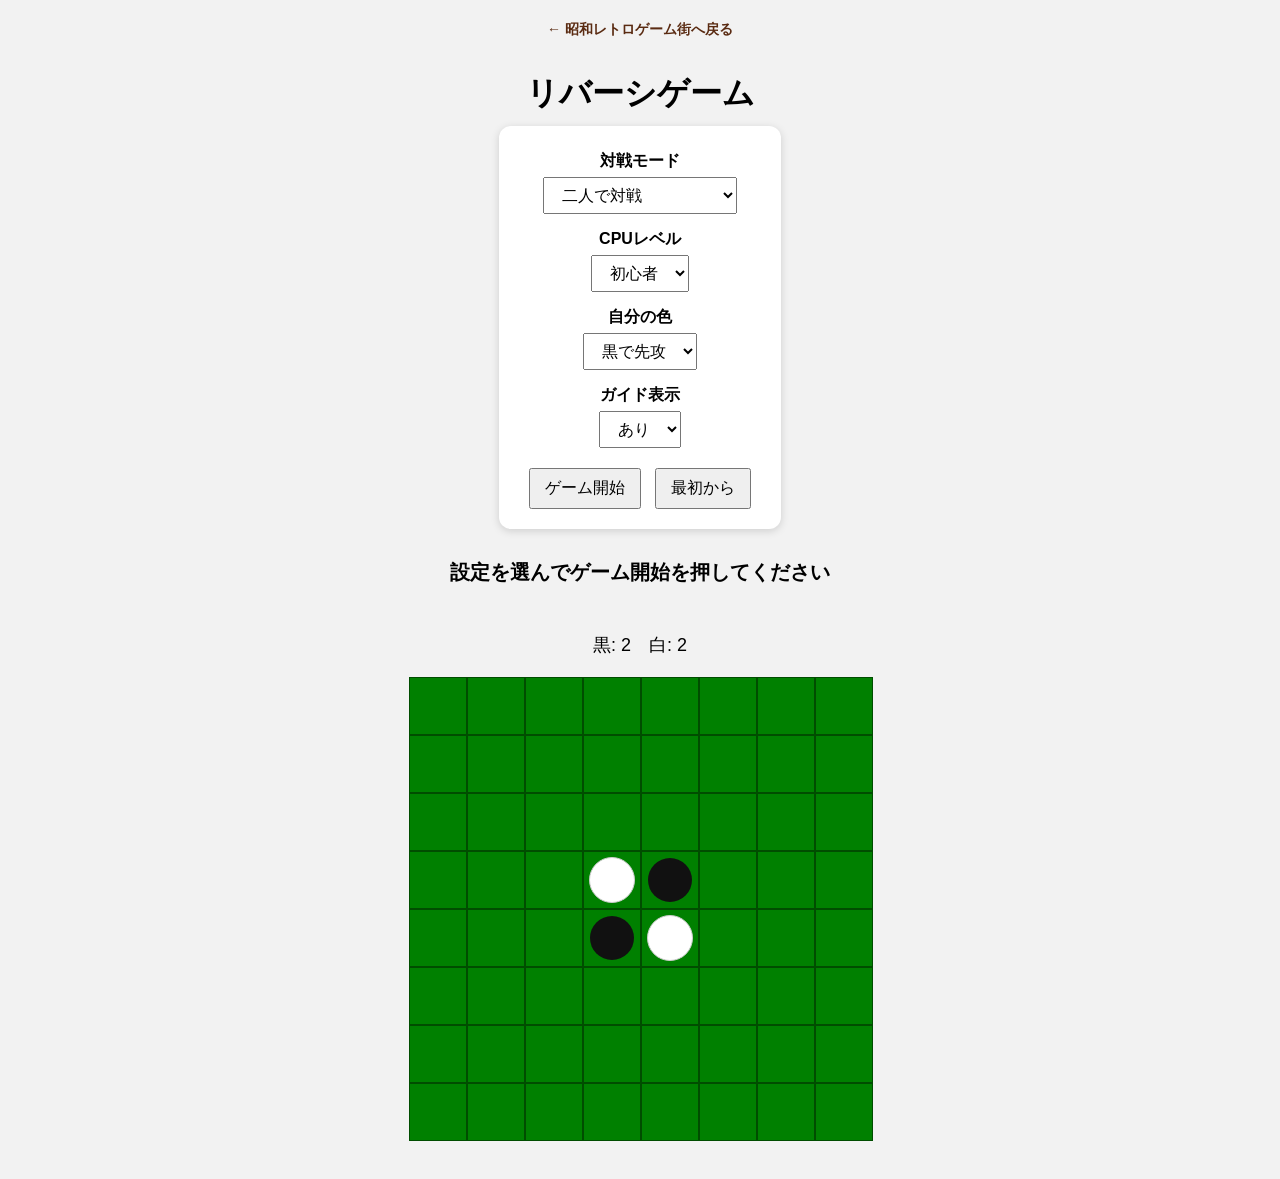
<file: games/othello.html>
<!DOCTYPE html>
<html lang="ja">
<head>
  <!-- Google tag (gtag.js) -->
  <script async src="https://www.googletagmanager.com/gtag/js?id=G-K0KRRH8DCW"></script>
  <script>
    window.dataLayer = window.dataLayer || [];
    function gtag(){dataLayer.push(arguments);}
    gtag('js', new Date());

    gtag('config', 'G-K0KRRH8DCW');
  </script>

  <meta charset="UTF-8">
  <meta name="viewport" content="width=device-width, initial-scale=1.0">
  <meta http-equiv="refresh" content="0; url=reversi.html">
  <link rel="canonical" href="reversi.html">
  <link rel="icon" type="image/svg+xml" href="../images/favicon.svg">
  <title>リバーシへ移動します</title>
</head>
<body>
  <p><a href="reversi.html">リバーシゲームへ移動する</a></p>
</body>
</html>
</file>
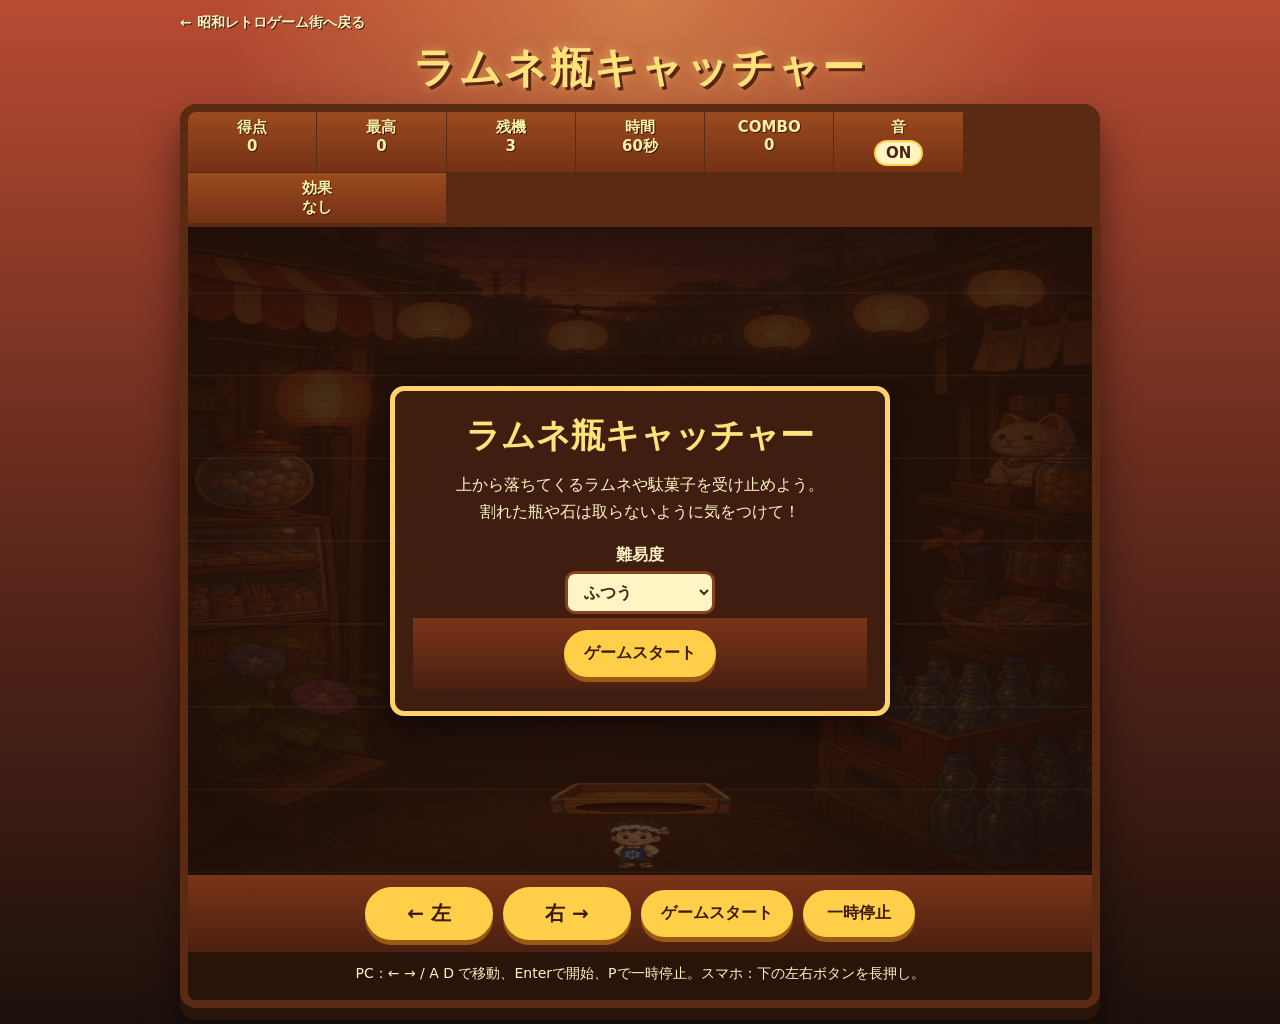
<file: games/ramune.html>
<!DOCTYPE html>
<html lang="ja">
<head>
  <!-- Google tag (gtag.js) -->
  <script async src="https://www.googletagmanager.com/gtag/js?id=G-K0KRRH8DCW"></script>
  <script>
    window.dataLayer = window.dataLayer || [];
    function gtag(){dataLayer.push(arguments);}
    gtag('js', new Date());

    gtag('config', 'G-K0KRRH8DCW');
  </script>

  <meta charset="UTF-8">
  <meta name="viewport" content="width=device-width, initial-scale=1.0, maximum-scale=1.0, user-scalable=no">
  <title>ラムネ瓶キャッチャー</title>
  <link rel="icon" type="image/svg+xml" href="../images/favicon.svg">
  <style>
    * {
      box-sizing: border-box;
      -webkit-tap-highlight-color: transparent;
      user-select: none;
    }

    html,
    body {
      margin: 0;
      min-height: 100%;
      overscroll-behavior: none;
    }

    body {
      min-height: 100vh;
      overflow-x: hidden;
      color: #fff4c4;
      background:
        radial-gradient(circle at top, rgba(255, 211, 113, 0.35), transparent 34%),
        linear-gradient(180deg, #b84b32 0%, #642a1d 48%, #1c100b 100%);
      font-family: "Hiragino Maru Gothic ProN", "Yu Gothic", "Meiryo", system-ui, sans-serif;
      touch-action: manipulation;
    }

    button,
    select {
      font: inherit;
      touch-action: manipulation;
    }

    .page {
      width: min(920px, calc(100% - 14px));
      margin: 0 auto;
      padding: 10px 0 16px;
    }

    .back-link {
      display: inline-block;
      margin: 4px 0 8px;
      color: #fff4c4;
      text-decoration: none;
      font-size: 14px;
      font-weight: bold;
      text-shadow: 1px 1px 0 #3b1a0a;
    }

    .back-link:hover {
      text-decoration: underline;
    }

    h1 {
      margin: 0 0 8px;
      color: #ffe37a;
      font-size: clamp(26px, 5vw, 42px);
      text-align: center;
      letter-spacing: 0.06em;
      text-shadow: 3px 3px 0 #5a2517, 0 0 12px rgba(255, 224, 118, 0.5);
    }

    .cabinet {
      border: 8px solid #5a2b12;
      border-radius: 16px;
      background: #1a0d08;
      box-shadow: 0 12px 0 #2a140a, 0 22px 38px rgba(0, 0, 0, 0.48);
      overflow: hidden;
    }

    .hud {
      display: grid;
      grid-template-columns: repeat(7, 1fr);
      gap: 1px;
      background: #5a2b12;
      border-bottom: 4px solid #5a2b12;
    }

    .hud div,
    .effect {
      min-height: 43px;
      padding: 6px 7px;
      background: linear-gradient(180deg, #9b4b1e, #743116);
      color: #fff0a8;
      font-size: clamp(11px, 2.2vw, 15px);
      font-weight: bold;
      text-align: center;
      text-shadow: 1px 1px 0 #3b1a0a;
    }

    .mini-sound {
      margin-top: 3px;
      border: 2px solid #ffcf4a;
      border-radius: 999px;
      padding: 2px 10px;
      background: #fff4c4;
      color: #4a2110;
      font-weight: 900;
      cursor: pointer;
    }

    .effect {
      grid-column: span 2;
      color: #fffbd1;
    }

    .stage-wrap {
      position: relative;
      background: #120805;
    }

    .mobile-controls {
      display: none;
    }

    canvas {
      display: block;
      width: 100%;
      max-height: min(72vh, 720px);
      background: #2e1a12;
      image-rendering: auto;
      touch-action: none;
    }

    .notice {
      position: absolute;
      left: 50%;
      top: 16px;
      z-index: 3;
      min-width: min(86%, 420px);
      padding: 9px 14px;
      border: 3px solid #ffe37a;
      border-radius: 999px;
      background: rgba(52, 22, 10, 0.88);
      color: #fff4c4;
      font-weight: bold;
      text-align: center;
      text-shadow: 1px 1px 0 #3b1a0a;
      opacity: 0;
      transform: translate(-50%, -10px);
      transition: opacity 0.18s ease, transform 0.18s ease;
      pointer-events: none;
    }

    .notice.show {
      opacity: 1;
      transform: translate(-50%, 0);
    }

    .panel {
      position: absolute;
      inset: 0;
      z-index: 4;
      display: flex;
      align-items: center;
      justify-content: center;
      padding: 18px;
      background: rgba(30, 12, 6, 0.72);
    }

    .panel.hidden {
      display: none;
    }

    .message {
      width: min(92%, 500px);
      padding: 22px 18px;
      border: 5px solid #ffd36b;
      border-radius: 14px;
      background: rgba(65, 31, 18, 0.94);
      text-align: center;
      box-shadow: 0 12px 28px rgba(0, 0, 0, 0.45);
    }

    .message h2 {
      margin: 0 0 12px;
      color: #ffe37a;
      font-size: clamp(24px, 5vw, 34px);
    }

    .message p {
      margin: 8px 0;
      line-height: 1.7;
    }

    .panel-difficulty {
      display: inline-block;
      margin: 12px 0 4px;
      color: #fff4c4;
      font-weight: bold;
    }

    select {
      min-width: 150px;
      margin-top: 5px;
      padding: 8px 12px;
      border: 3px solid #8b421f;
      border-radius: 10px;
      background: #fff4c4;
      color: #4a2110;
      font-weight: bold;
    }

    .panel-actions,
    .controls {
      display: flex;
      flex-wrap: wrap;
      gap: 10px;
      align-items: center;
      justify-content: center;
      padding: 12px;
      background: linear-gradient(180deg, #7a3418, #4b2010);
    }

    .game-button,
    .move-button {
      min-width: 112px;
      border: 0;
      border-radius: 999px;
      padding: 13px 20px;
      background: #ffcf4a;
      color: #3b1a0a;
      font-weight: 900;
      box-shadow: 0 5px 0 #9a5a13;
      cursor: pointer;
    }

    .move-button {
      min-width: 128px;
      font-size: 20px;
    }

    .game-button:active,
    .move-button:active {
      transform: translateY(4px);
      box-shadow: 0 1px 0 #9a5a13;
    }

    #townLink {
      color: #fff4c4;
      font-weight: bold;
    }

    .help {
      padding: 10px 12px 14px;
      color: #fff4c4;
      background: #2a140a;
      font-size: clamp(12px, 2.5vw, 14px);
      text-align: center;
      line-height: 1.7;
    }

    @media (max-width: 768px) {
      body {
        min-height: 100dvh;
      }

      .page {
        width: 100%;
        padding: 4px 7px 8px;
      }

      .back-link {
        margin: 2px 0 3px;
        font-size: 12px;
      }

      h1 {
        margin-bottom: 4px;
        font-size: clamp(22px, 7vw, 30px);
      }

      .cabinet {
        border-width: 5px;
        border-radius: 12px;
      }

      .hud {
        grid-template-columns: repeat(4, 1fr);
      }

      .hud div,
      .effect {
        min-height: 30px;
        padding: 2px 3px;
        font-size: 10.5px;
        line-height: 1.15;
      }

      .mini-sound {
        margin-top: 1px;
        padding: 1px 8px;
        font-size: 11px;
      }

      .effect {
        grid-column: span 2;
        min-height: 30px;
      }

      .stage-wrap {
        height: clamp(420px, 58dvh, 560px);
        max-height: 58dvh;
        overflow: hidden;
      }

      canvas {
        height: 100%;
        max-height: none;
      }

      .mobile-controls {
        position: absolute;
        left: 12px;
        right: 12px;
        bottom: 14px;
        z-index: 100;
        display: grid;
        grid-template-columns: 1fr 1fr;
        gap: 14px;
        pointer-events: none;
      }

      .mobile-controls .move-button {
        pointer-events: auto;
        min-width: 0;
        min-height: 58px;
        padding: 12px 10px;
        border: 3px solid #4b210f;
        border-radius: 16px;
        background: rgba(255, 202, 74, 0.94);
        color: #351508;
        font-size: 20px;
        font-weight: 900;
        box-shadow: 0 4px 0 #5c2b16;
        touch-action: none;
        user-select: none;
        -webkit-user-select: none;
        -webkit-tap-highlight-color: transparent;
      }

      .mobile-controls .move-button:active {
        transform: translateY(3px);
        box-shadow: 0 1px 0 #5c2b16;
      }

      .controls {
        padding: 8px;
      }

      .controls .move-button {
        display: none;
      }

      .game-button {
        min-width: 0;
        min-height: 42px;
        padding: 8px 10px;
        font-size: 13px;
      }

      .help {
        padding: 6px 8px 8px;
        font-size: 11px;
        line-height: 1.35;
      }
    }
  </style>
</head>
<body>
  <main class="page">
    <a class="back-link" href="../index.html">← 昭和レトロゲーム街へ戻る</a>
    <h1>ラムネ瓶キャッチャー</h1>

    <section class="cabinet" aria-label="ラムネ瓶キャッチャー">
      <div class="hud">
        <div>得点<br><span id="score">0</span></div>
        <div>最高<br><span id="highScore">0</span></div>
        <div>残機<br><span id="lives">3</span></div>
        <div>時間<br><span id="time">60秒</span></div>
        <div>COMBO<br><span id="combo">0</span></div>
        <div>音<br><button class="mini-sound" id="soundBtn" type="button">ON</button></div>
        <div class="effect">効果<br><span id="effectText">なし</span></div>
      </div>

      <div class="stage-wrap">
        <canvas id="game" width="540" height="720"></canvas>
        <div class="mobile-controls" aria-label="スマホ用操作ボタン">
          <button class="move-button" data-dir="left" type="button" aria-label="左へ移動">← 左</button>
          <button class="move-button" data-dir="right" type="button" aria-label="右へ移動">右 →</button>
        </div>
        <div class="notice" id="notice"></div>

        <div class="panel" id="overlay">
          <div class="message">
            <h2 id="panelTitle">ラムネ瓶キャッチャー</h2>
            <p id="panelBody">
              上から落ちてくるラムネや駄菓子を受け止めよう。<br>
              割れた瓶や石は取らないように気をつけて！
            </p>
            <label class="panel-difficulty" for="difficultySelect">
              難易度<br>
              <select id="difficultySelect">
                <option value="easy">のんびり</option>
                <option value="normal" selected>ふつう</option>
                <option value="hard">大忙し</option>
              </select>
            </label>
            <div class="panel-actions">
              <button class="game-button" id="panelStartBtn" type="button">ゲームスタート</button>
              <a id="townLink" href="../index.html" hidden>ゲーム街へ戻る</a>
            </div>
          </div>
        </div>
      </div>

      <div class="controls">
        <button class="move-button" data-dir="left" type="button">← 左</button>
        <button class="move-button" data-dir="right" type="button">右 →</button>
        <button class="game-button" id="startBtn" type="button">ゲームスタート</button>
        <button class="game-button" id="pauseBtn" type="button">一時停止</button>
      </div>
      <div class="help">PC：← → / A D で移動、Enterで開始、Pで一時停止。スマホ：下の左右ボタンを長押し。</div>
    </section>
  </main>

  <script>
    const GA_GAME_NAME = "??????????";

    function trackGaGameStart() {
      if (typeof gtag === "function") {
        gtag("event", "game_start", {
          game_name: GA_GAME_NAME
        });
      }
    }

    function trackGaGameEnd(result, finalScore) {
      if (typeof gtag === "function") {
        const params = { game_name: GA_GAME_NAME, result };
        if (typeof finalScore === "number") params.score = finalScore;
        gtag("event", "game_end", params);
      }
    }

    const canvas = document.getElementById("game");
    const ctx = canvas.getContext("2d");
    const scoreEl = document.getElementById("score");
    const highScoreEl = document.getElementById("highScore");
    const livesEl = document.getElementById("lives");
    const timeEl = document.getElementById("time");
    const comboEl = document.getElementById("combo");
    const effectTextEl = document.getElementById("effectText");
    const noticeEl = document.getElementById("notice");
    const overlay = document.getElementById("overlay");
    const panelTitle = document.getElementById("panelTitle");
    const panelBody = document.getElementById("panelBody");
    const panelStartBtn = document.getElementById("panelStartBtn");
    const townLink = document.getElementById("townLink");
    const difficultySelect = document.getElementById("difficultySelect");
    const startBtn = document.getElementById("startBtn");
    const pauseBtn = document.getElementById("pauseBtn");
    const soundBtn = document.getElementById("soundBtn");

    const W = 540;
    const H = 720;
    const ASSET_VERSION = "1";
    const SCORE_KEY = "showaRamuneHighScore";
    const ASSETS = {
      background: "background.webp",
      catcher: "catcher.webp",
      player: "player.webp",
      ramuneBlue: "ramune-blue.webp",
      ramunePink: "ramune-pink.webp",
      ramuneGold: "ramune-gold.webp",
      marble: "marble.webp",
      dagashi: "dagashi.webp",
      brokenBottle: "broken-bottle.webp",
      emptyBottle: "empty-bottle.webp",
      stone: "stone.webp",
      cat: "cat.webp",
      ice: "ice.webp",
      luckyTicket: "lucky-ticket.webp",
      powerBox: "power-box.webp",
      clock: "clock.webp",
      sparkle: "sparkle.webp"
    };
    const assetUrls = Object.fromEntries(
      Object.entries(ASSETS).map(([key, file]) => [key, `../images/ramune/${file}?v=${ASSET_VERSION}`])
    );
    const images = {};
    const failedAssets = new Set();

    const DIFFICULTY = {
      easy: { label: "のんびり", speed: 0.82, spawn: 0.78, lives: 4, max: 4, score: 1 },
      normal: { label: "ふつう", speed: 1, spawn: 1, lives: 3, max: 6, score: 1 },
      hard: { label: "大忙し", speed: 1.16, spawn: 1.25, lives: 2, max: 8, score: 1.2 }
    };

    const ITEM_TYPES = {
      ramuneBlue: { kind: "good", points: 10, w: 36, h: 56, weight: 34 },
      ramunePink: { kind: "good", points: 20, w: 36, h: 56, weight: 14 },
      ramuneGold: { kind: "good", points: 50, w: 38, h: 58, weight: 5, rare: true },
      marble: { kind: "good", points: 30, w: 38, h: 38, weight: 9, slow: 3000 },
      dagashi: { kind: "good", points: 15, w: 42, h: 42, weight: 17 },
      brokenBottle: { kind: "danger", points: 0, w: 44, h: 44, weight: 8 },
      emptyBottle: { kind: "bad", points: -10, w: 34, h: 54, weight: 8 },
      stone: { kind: "danger", points: 0, w: 42, h: 34, weight: 6, fast: true },
      cat: { kind: "cat", points: 0, w: 58, h: 44, weight: 4 },
      ice: { kind: "special", points: 0, w: 42, h: 42, weight: 5, effect: "ice" },
      luckyTicket: { kind: "special", points: 0, w: 42, h: 48, weight: 4, effect: "double" },
      powerBox: { kind: "special", points: 0, w: 48, h: 42, weight: 4, effect: "wide" },
      clock: { kind: "special", points: 0, w: 42, h: 42, weight: 4, effect: "clock" }
    };

    const keys = { left: false, right: false };
    const mobileQuery = window.matchMedia("(max-width: 768px)");
    let assetLoadPromise = null;
    let audioCtx = null;
    let masterGain = null;
    let soundEnabled = true;
    let difficulty = "normal";
    let score = 0;
    let highScore = loadHighScore();
    let lives = 3;
    let combo = 0;
    let maxCombo = 0;
    let running = false;
    let paused = false;
    let gameEnded = false;
    let lastTime = 0;
    let endAt = 0;
    let remainingTime = 60;
    let spawnTimer = 0;
    let animationId = null;
    let noticeTimer = null;
    let items = [];
    let popups = [];
    let catcher = { x: 210, y: 606, w: 120, h: 58, speed: 310 };
    let freezeUntil = 0;
    let slowUntil = 0;
    let doubleUntil = 0;
    let wideUntil = 0;
    let warnedTime = false;

    function loadHighScore() {
      try {
        return Number(localStorage.getItem(SCORE_KEY)) || 0;
      } catch (error) {
        return 0;
      }
    }

    function saveHighScore(value) {
      try {
        localStorage.setItem(SCORE_KEY, String(value));
      } catch (error) {
        // 保存できない環境でもゲームは続行
      }
    }

    function initAudio() {
      try {
        const AudioContextClass = window.AudioContext || window.webkitAudioContext;
        if (!AudioContextClass) return;
        if (!audioCtx) {
          audioCtx = new AudioContextClass();
          masterGain = audioCtx.createGain();
          masterGain.gain.value = 0.075;
          masterGain.connect(audioCtx.destination);
        }
        if (audioCtx.state === "suspended") audioCtx.resume();
      } catch (error) {
        // 音が使えない環境でもゲームは続行
      }
    }

    function playSound(type) {
      if (!soundEnabled) return;
      try {
        initAudio();
        if (!audioCtx || !masterGain) return;
        const now = audioCtx.currentTime;
        const patterns = {
          get: [[660, 0.05], [880, 0.06]],
          bonus: [[880, 0.05], [1170, 0.07], [1480, 0.08]],
          damage: [[180, 0.08], [120, 0.12]],
          combo: [[760, 0.04], [980, 0.04], [1280, 0.07]],
          special: [[520, 0.04], [780, 0.05], [1040, 0.08]],
          start: [[440, 0.05], [660, 0.08]],
          timeup: [[330, 0.09], [260, 0.12]],
          gameover: [[220, 0.1], [150, 0.16]],
          warn: [[980, 0.04], [540, 0.05]]
        }[type] || [[440, 0.05]];
        patterns.forEach(([freq, dur], index) => {
          const osc = audioCtx.createOscillator();
          const gain = audioCtx.createGain();
          osc.type = "square";
          osc.frequency.setValueAtTime(freq, now + index * 0.055);
          gain.gain.setValueAtTime(0.045, now + index * 0.055);
          gain.gain.exponentialRampToValueAtTime(0.001, now + index * 0.055 + dur);
          osc.connect(gain);
          gain.connect(masterGain);
          osc.start(now + index * 0.055);
          osc.stop(now + index * 0.055 + dur);
        });
      } catch (error) {
        // 音が鳴らなくてもゲームは続行
      }
    }

    function preloadAssets() {
      if (assetLoadPromise) return assetLoadPromise;
      assetLoadPromise = Promise.allSettled(Object.entries(assetUrls).map(([key, src]) => new Promise((resolve) => {
        const img = new Image();
        img.onload = () => {
          images[key] = img;
          resolve();
        };
        img.onerror = () => {
          failedAssets.add(key);
          resolve();
        };
        img.src = src;
      })));
      return assetLoadPromise;
    }

    function startGame() {
      trackGaGameStart();
      initAudio();
      preloadAssets().then(() => {
        difficulty = difficultySelect.value;
        const diff = DIFFICULTY[difficulty];
        score = 0;
        lives = diff.lives;
        combo = 0;
        maxCombo = 0;
        remainingTime = 60;
        spawnTimer = 0;
        items = [];
        popups = [];
        warnedTime = false;
        freezeUntil = 0;
        slowUntil = 0;
        doubleUntil = 0;
        wideUntil = 0;
        catcher = { x: 210, y: 0, w: 120, h: 58, speed: 310 };
        catcher.y = catcherY();
        running = true;
        paused = false;
        gameEnded = false;
        lastTime = performance.now();
        endAt = lastTime + 60000;
        overlay.classList.add("hidden");
        townLink.hidden = true;
        panelStartBtn.textContent = "ゲームスタート";
        pauseBtn.textContent = "一時停止";
        showNotice("スタート！");
        playSound("start");
        updateHud();
        cancelAnimationFrame(animationId);
        animationId = requestAnimationFrame(loop);
      });
    }

    function loop(now) {
      if (!running || paused) {
        draw(now || performance.now());
        animationId = requestAnimationFrame(loop);
        return;
      }
      const dt = Math.min(0.033, (now - lastTime) / 1000);
      lastTime = now;
      update(dt, now);
      draw(now);
      animationId = requestAnimationFrame(loop);
    }

    function update(dt, now) {
      remainingTime = Math.max(0, Math.ceil((endAt - now) / 1000));
      if (remainingTime <= 8 && !warnedTime) {
        warnedTime = true;
        showNotice("閉店間近！");
        playSound("warn");
      }
      if (remainingTime <= 0) {
        finishGame(false, true);
        return;
      }
      moveCatcher(dt, now);
      updateSpawns(dt, now);
      updateItems(dt, now);
      updatePopups(dt);
      updateHud();
    }

    function moveCatcher(dt, now) {
      if (now < freezeUntil) return;
      const targetW = now < wideUntil ? 174 : 120;
      catcher.w += (targetW - catcher.w) * Math.min(1, dt * 10);
      let dir = 0;
      if (keys.left) dir--;
      if (keys.right) dir++;
      catcher.x += dir * catcher.speed * dt;
      catcher.x = Math.max(12, Math.min(W - catcher.w - 12, catcher.x));
      catcher.y = catcherY();
    }

    function catcherY() {
      const controlSafeArea = mobileQuery.matches ? 108 : 0;
      return H - catcher.h - controlSafeArea - 56;
    }

    function stopHorizontalMove() {
      keys.left = false;
      keys.right = false;
    }

    function updateSpawns(dt, now) {
      const elapsed = 60 - remainingTime;
      const diff = DIFFICULTY[difficulty];
      const pressure = 1 + elapsed / 90;
      const slowRate = now < slowUntil ? 0.72 : 1;
      spawnTimer -= dt * diff.spawn * pressure;
      const maxItems = Math.min(diff.max + Math.floor(elapsed / 18), 9);
      if (spawnTimer <= 0 && items.length < maxItems) {
        spawnItem(elapsed, slowRate);
        spawnTimer = Math.max(0.28, (0.85 - elapsed * 0.008) / diff.spawn);
      }
    }

    function pickType() {
      const pool = [
        ["ramuneBlue", 30],
        ["ramunePink", 12],
        ["ramuneGold", 4],
        ["marble", 8],
        ["dagashi", 17],
        ["brokenBottle", 8],
        ["emptyBottle", 8],
        ["stone", 6],
        ["cat", 3],
        ["ice", 4],
        ["luckyTicket", 3],
        ["powerBox", 3],
        ["clock", 3]
      ];
      const total = pool.reduce((sum, item) => sum + item[1], 0);
      let roll = Math.random() * total;
      for (const [type, weight] of pool) {
        roll -= weight;
        if (roll <= 0) return type;
      }
      return "ramuneBlue";
    }

    function spawnItem(elapsed, slowRate) {
      const type = pickType();
      const spec = ITEM_TYPES[type];
      const speedBase = 118 + elapsed * 2.4;
      const diff = DIFFICULTY[difficulty];
      const fast = spec.fast ? 1.28 : 1;
      const catSide = type === "cat" && Math.random() < 0.7;
      items.push({
        type,
        x: catSide ? (Math.random() < 0.5 ? -64 : W + 24) : 28 + Math.random() * (W - 74),
        y: -70 - Math.random() * 80,
        w: spec.w,
        h: spec.h,
        vx: catSide ? (Math.random() < 0.5 ? 96 : -96) : (Math.random() - 0.5) * 30,
        vy: (speedBase + Math.random() * 55) * diff.speed * slowRate * fast,
        rot: 0,
        spin: type === "marble" || type === "ramuneGold" ? 1.8 : type === "stone" ? 1.2 : 0.35,
        caught: false
      });
    }

    function updateItems(dt, now) {
      const catchBox = catcherHitbox();
      items.forEach((item) => {
        item.x += item.vx * dt;
        item.y += item.vy * dt;
        item.rot += item.spin * dt;
        if (item.x < -80) item.x = W + 50;
        if (item.x > W + 80) item.x = -50;
        if (!item.caught && rectHit(catchBox, itemHitbox(item))) {
          item.caught = true;
          handleCatch(item, now);
        }
        if (!item.caught && item.y > H + 60) {
          item.caught = true;
          handleMiss(item);
        }
      });
      items = items.filter((item) => !item.caught);
    }

    function handleCatch(item, now) {
      const spec = ITEM_TYPES[item.type];
      if (spec.kind === "good") {
        addScore(spec.points);
        combo++;
        maxCombo = Math.max(maxCombo, combo);
        addPopup(item.x + item.w / 2, item.y, `+${scoreValue(spec.points)}`, item.type === "ramuneGold" ? "#ffe46b" : "#fff4a6");
        if (spec.slow) {
          slowUntil = now + spec.slow;
          showNotice("ビー玉で少しゆっくり！");
        }
        if (item.type === "ramuneGold") playSound("bonus");
        else playSound("get");
        checkComboBonus(item.x + item.w / 2, item.y);
        return;
      }
      combo = 0;
      if (spec.kind === "danger") {
        lives--;
        addPopup(item.x + item.w / 2, item.y, "残機-1", "#ff9d8e");
        showNotice(item.type === "stone" ? "石ころだ！" : "割れた瓶！");
        playSound("damage");
        if (lives <= 0) finishGame(true, false);
        return;
      }
      if (spec.kind === "bad") {
        addScore(spec.points);
        addPopup(item.x + item.w / 2, item.y, "-10", "#ffb09c");
        showNotice("空き瓶だった！");
        playSound("damage");
        return;
      }
      if (spec.kind === "cat") {
        freezeUntil = now + 1000;
        addPopup(item.x + item.w / 2, item.y, "ねこ待ち", "#fff4a6");
        showNotice("猫が乗っかってきた！");
        playSound("special");
        return;
      }
      if (spec.kind === "special") {
        applySpecial(spec.effect, now, item);
      }
    }

    function applySpecial(effect, now, item) {
      combo++;
      maxCombo = Math.max(maxCombo, combo);
      if (effect === "ice") {
        slowUntil = now + 5000;
        showNotice("ひんやりタイム！");
        addPopup(item.x, item.y, "ひんやり");
      } else if (effect === "double") {
        doubleUntil = now + 5000;
        showNotice("得点2倍！");
        addPopup(item.x, item.y, "得点2倍");
      } else if (effect === "wide") {
        wideUntil = now + 8000;
        showNotice("木箱が広がった！");
        addPopup(item.x, item.y, "ワイド");
      } else if (effect === "clock") {
        endAt += 5000;
        showNotice("時間＋5秒");
        addPopup(item.x, item.y, "時間＋5秒");
      }
      playSound("special");
      checkComboBonus(item.x + item.w / 2, item.y);
    }

    function handleMiss(item) {
      const spec = ITEM_TYPES[item.type];
      if (spec.kind === "good") {
        combo = 0;
        if (item.type === "ramuneGold" || item.type === "marble") showNotice("もったいない！");
      }
    }

    function checkComboBonus(x, y) {
      if (combo > 0 && combo % 5 === 0) {
        const raw = combo >= 15 ? 200 : combo >= 10 ? 100 : 50;
        addScore(raw);
        addPopup(x, y - 20, `${combo} COMBO +${scoreValue(raw)}`, "#ffe46b");
        playSound("combo");
      }
    }

    function addScore(raw) {
      let value = raw;
      if (raw > 0) value = scoreValue(raw);
      score = Math.max(0, score + value);
      highScore = Math.max(highScore, score);
    }

    function scoreValue(raw) {
      const diffMul = DIFFICULTY[difficulty]?.score || 1;
      const doubleMul = performance.now() < doubleUntil ? 2 : 1;
      return Math.round(raw * diffMul * doubleMul);
    }

    function finishGame(gameOver, timeUp) {
      if (gameEnded) return;
      running = false;
      gameEnded = true;
      cancelAnimationFrame(animationId);
      if (score > loadHighScore()) saveHighScore(score);
      highScore = Math.max(highScore, score);
      updateHud();
      trackGaGameEnd(gameOver ? "gameover" : "timeup", score);
      const record = score >= highScore && score > 0;
      panelTitle.textContent = gameOver ? "ラムネが割れすぎました！" : "タイムアップ！";
      panelBody.innerHTML = `
        <div class="panel-stats">
          <p>${record ? "新記録！" : timeUp ? "夕焼け横丁の閉店時間です。" : "もう一度挑戦しよう。"}</p>
          <p>今回の得点：${score}点</p>
          <p>最高得点：${highScore}点</p>
          <p>最大コンボ：${maxCombo}</p>
        </div>
      `;
      panelStartBtn.textContent = "もう一度遊ぶ";
      townLink.hidden = false;
      overlay.classList.remove("hidden");
      playSound(gameOver ? "gameover" : "timeup");
    }

    function togglePause(forcePause = false) {
      if (!running || gameEnded) return;
      paused = forcePause ? true : !paused;
      pauseBtn.textContent = paused ? "再開" : "一時停止";
      if (!paused) {
        lastTime = performance.now();
        endAt = performance.now() + remainingTime * 1000;
      }
    }

    function updatePopups(dt) {
      popups.forEach((popup) => {
        popup.y -= 48 * dt;
        popup.life -= dt;
      });
      popups = popups.filter((popup) => popup.life > 0);
    }

    function addPopup(x, y, text, color = "#fff4a6") {
      popups.push({ x, y, text, color, life: 1 });
    }

    function showNotice(message) {
      noticeEl.textContent = message;
      noticeEl.classList.add("show");
      clearTimeout(noticeTimer);
      noticeTimer = setTimeout(() => noticeEl.classList.remove("show"), 1300);
    }

    function catcherHitbox() {
      return {
        x: catcher.x + 12,
        y: catcher.y + 10,
        w: catcher.w - 24,
        h: catcher.h - 12
      };
    }

    function itemHitbox(item) {
      return {
        x: item.x + item.w * 0.16,
        y: item.y + item.h * 0.14,
        w: item.w * 0.68,
        h: item.h * 0.72
      };
    }

    function rectHit(a, b) {
      return a.x < b.x + b.w && a.x + a.w > b.x && a.y < b.y + b.h && a.y + a.h > b.y;
    }

    function updateHud() {
      scoreEl.textContent = score;
      highScoreEl.textContent = highScore;
      livesEl.textContent = lives;
      timeEl.textContent = `${remainingTime}秒`;
      comboEl.textContent = combo;
      const now = performance.now();
      const effects = [];
      if (now < slowUntil) effects.push("ひんやり");
      if (now < doubleUntil) effects.push("得点2倍");
      if (now < wideUntil) effects.push("ワイド木箱");
      if (now < freezeUntil) effects.push("猫待ち");
      effectTextEl.textContent = effects.length ? effects.join(" / ") : "なし";
    }

    function draw(now = performance.now()) {
      ctx.clearRect(0, 0, W, H);
      drawBackground();
      drawFallingItems(now);
      drawCatcher(now);
      popups.forEach(drawPopup);
      if (paused) drawPause();
    }

    function drawBackground() {
      const bg = images.background;
      if (bg && !failedAssets.has("background")) {
        ctx.drawImage(bg, 0, 0, W, H);
      } else {
        const grad = ctx.createLinearGradient(0, 0, 0, H);
        grad.addColorStop(0, "#be5a38");
        grad.addColorStop(1, "#241009");
        ctx.fillStyle = grad;
        ctx.fillRect(0, 0, W, H);
      }
      ctx.fillStyle = "rgba(36, 15, 7, 0.34)";
      ctx.fillRect(0, 0, W, H);
      ctx.fillStyle = "rgba(255, 244, 196, 0.16)";
      for (let y = 72; y < H; y += 92) ctx.fillRect(0, y, W, 2);
    }

    function drawFallingItems(now) {
      items.forEach((item) => {
        const glow = item.type === "ramuneGold" ? 10 + Math.sin(now / 130) * 6 : 0;
        if (glow) {
          ctx.save();
          ctx.shadowColor = "#ffe46b";
          ctx.shadowBlur = glow;
          drawAsset(item.type, item.x, item.y, item.w, item.h, item.rot);
          ctx.restore();
        } else {
          drawAsset(item.type, item.x, item.y, item.w, item.h, item.rot);
        }
      });
    }

    function drawCatcher(now) {
      const bob = Math.sin(now / 160) * 2;
      drawAsset("player", catcher.x + catcher.w / 2 - 34, catcher.y + 44 + bob, 68, 68, 0);
      drawAsset("catcher", catcher.x, catcher.y + bob, catcher.w, catcher.h, 0);
    }

    function drawAsset(key, x, y, w, h, rotation = 0) {
      const img = images[key];
      ctx.save();
      ctx.translate(x + w / 2, y + h / 2);
      ctx.rotate(rotation);
      if (img && !failedAssets.has(key)) {
        ctx.drawImage(img, -w / 2, -h / 2, w, h);
      } else {
        drawFallback(key, -w / 2, -h / 2, w, h);
      }
      ctx.restore();
    }

    function drawFallback(key, x, y, w, h) {
      const good = ["ramuneBlue", "ramunePink", "ramuneGold", "marble", "dagashi"].includes(key);
      const danger = ["brokenBottle", "stone"].includes(key);
      ctx.fillStyle = danger ? "#d85b46" : good ? "#9edcf0" : "#ffe082";
      ctx.strokeStyle = "#4b2110";
      ctx.lineWidth = 3;
      ctx.beginPath();
      ctx.roundRect(x, y, w, h, 10);
      ctx.fill();
      ctx.stroke();
      ctx.fillStyle = "#4b2110";
      ctx.font = "bold 14px sans-serif";
      ctx.textAlign = "center";
      ctx.textBaseline = "middle";
      ctx.fillText(fallbackLabel(key), x + w / 2, y + h / 2);
    }

    function fallbackLabel(key) {
      return {
        ramuneBlue: "ラムネ",
        ramunePink: "いちご",
        ramuneGold: "金",
        marble: "玉",
        dagashi: "菓子",
        brokenBottle: "危",
        emptyBottle: "空",
        stone: "石",
        cat: "猫",
        ice: "氷",
        luckyTicket: "札",
        powerBox: "箱",
        clock: "時計",
        catcher: "受け皿",
        player: "人"
      }[key] || "?";
    }

    function drawPopup(popup) {
      ctx.globalAlpha = Math.max(0, popup.life);
      ctx.fillStyle = popup.color;
      ctx.font = "bold 22px sans-serif";
      ctx.textAlign = "center";
      ctx.strokeStyle = "#4a1f10";
      ctx.lineWidth = 4;
      ctx.strokeText(popup.text, popup.x, popup.y);
      ctx.fillText(popup.text, popup.x, popup.y);
      ctx.globalAlpha = 1;
    }

    function drawPause() {
      ctx.fillStyle = "rgba(20, 10, 6, 0.68)";
      ctx.fillRect(0, 0, W, H);
      ctx.fillStyle = "#fff4c4";
      ctx.font = "bold 38px sans-serif";
      ctx.textAlign = "center";
      ctx.fillText("一時停止中", W / 2, H / 2);
    }

    function setDirection(dir, active) {
      keys[dir] = active;
    }

    document.querySelectorAll(".move-button").forEach((button) => {
      const dir = button.dataset.dir;
      if (!dir) return;
      button.addEventListener("pointerdown", (event) => {
        event.preventDefault();
        initAudio();
        stopHorizontalMove();
        setDirection(dir, true);
      });
      ["pointerup", "pointerleave", "pointercancel"].forEach((name) => {
        button.addEventListener(name, stopHorizontalMove);
      });
    });

    window.addEventListener("pointerup", stopHorizontalMove);
    window.addEventListener("pointercancel", stopHorizontalMove);

    document.addEventListener("keydown", (event) => {
      if (["ArrowLeft", "ArrowRight", "a", "A", "d", "D", "Enter"].includes(event.key)) initAudio();
      if (event.key === "ArrowLeft" || event.key === "a" || event.key === "A") keys.left = true;
      if (event.key === "ArrowRight" || event.key === "d" || event.key === "D") keys.right = true;
      if (event.key === "Enter") startGame();
      if (event.key.toLowerCase() === "p") togglePause();
      if (["ArrowLeft", "ArrowRight", " "].includes(event.key)) event.preventDefault();
    });

    document.addEventListener("keyup", (event) => {
      if (event.key === "ArrowLeft" || event.key === "a" || event.key === "A") keys.left = false;
      if (event.key === "ArrowRight" || event.key === "d" || event.key === "D") keys.right = false;
    });

    document.addEventListener("touchmove", (event) => {
      if (event.target.closest(".stage-wrap") || event.target.closest(".controls")) event.preventDefault();
    }, { passive: false });

    document.addEventListener("visibilitychange", () => {
      if (document.hidden) togglePause(true);
    });

    window.addEventListener("resize", () => {
      catcher.y = catcherY();
      draw();
    });

    startBtn.addEventListener("pointerdown", initAudio);
    panelStartBtn.addEventListener("pointerdown", initAudio);
    startBtn.addEventListener("click", startGame);
    panelStartBtn.addEventListener("click", startGame);
    pauseBtn.addEventListener("click", () => togglePause());
    soundBtn.addEventListener("pointerdown", initAudio);
    soundBtn.addEventListener("click", () => {
      soundEnabled = !soundEnabled;
      soundBtn.textContent = soundEnabled ? "ON" : "OFF";
      if (soundEnabled) initAudio();
    });

    if (!CanvasRenderingContext2D.prototype.roundRect) {
      CanvasRenderingContext2D.prototype.roundRect = function (x, y, w, h, r) {
        this.beginPath();
        this.moveTo(x + r, y);
        this.lineTo(x + w - r, y);
        this.quadraticCurveTo(x + w, y, x + w, y + r);
        this.lineTo(x + w, y + h - r);
        this.quadraticCurveTo(x + w, y + h, x + w - r, y + h);
        this.lineTo(x + r, y + h);
        this.quadraticCurveTo(x, y + h, x, y + h - r);
        this.lineTo(x, y + r);
        this.quadraticCurveTo(x, y, x + r, y);
        this.closePath();
        return this;
      };
    }

    catcher.y = catcherY();
    highScoreEl.textContent = highScore;
    preloadAssets().then(() => draw());
    draw();
  </script>
</body>
</html>
</file>
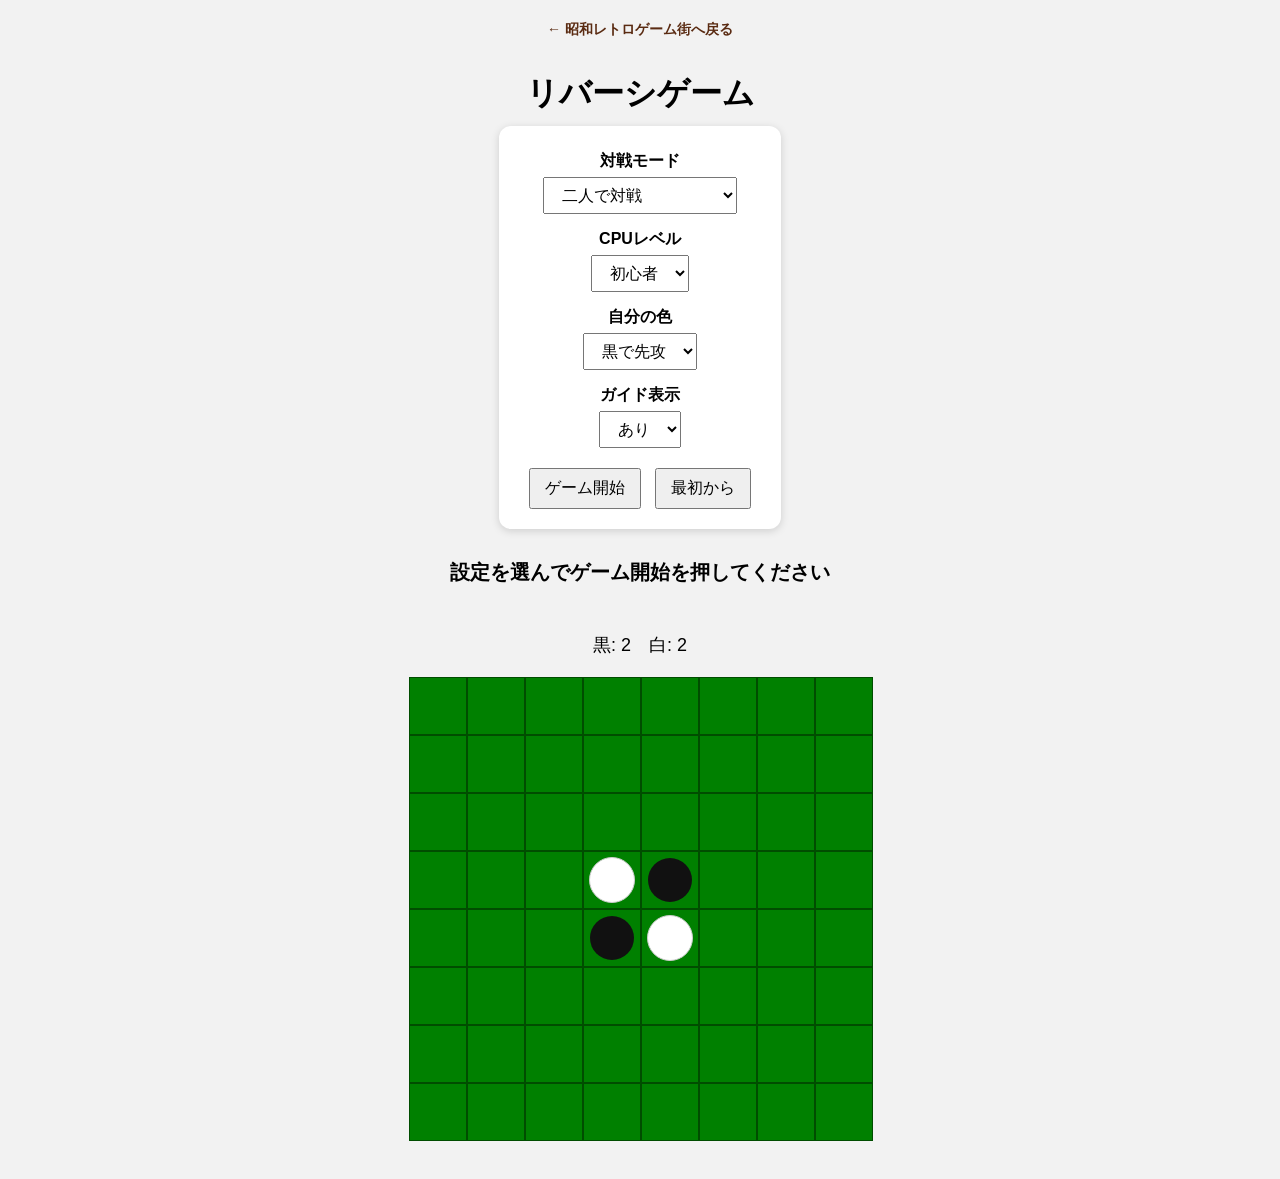
<file: games/reversi.html>
<!DOCTYPE html>
<html lang="ja">
<head>
  <!-- Google tag (gtag.js) -->
  <script async src="https://www.googletagmanager.com/gtag/js?id=G-K0KRRH8DCW"></script>
  <script>
    window.dataLayer = window.dataLayer || [];
    function gtag(){dataLayer.push(arguments);}
    gtag('js', new Date());

    gtag('config', 'G-K0KRRH8DCW');
  </script>

  <meta charset="UTF-8">
  <title>リバーシゲーム</title>
  <link rel="icon" type="image/svg+xml" href="../images/favicon.svg">
  <style>
    body {
      font-family: sans-serif;
      text-align: center;
      background: #f2f2f2;
      margin: 0;
      padding: 20px;
    }

    .back-link {
      display: inline-block;
      margin: 0 0 12px;
      color: #5a2b12;
      text-decoration: none;
      font-size: 14px;
      font-weight: bold;
    }

    .back-link:hover {
      text-decoration: underline;
    }

    h1 {
      margin-bottom: 10px;
    }

    #settings {
      background: white;
      display: inline-block;
      padding: 15px 25px;
      border-radius: 12px;
      margin-bottom: 15px;
      box-shadow: 0 2px 8px rgba(0,0,0,0.15);
    }

    .setting-block {
      margin: 10px 0;
    }

    button,
    select {
      font-size: 16px;
      padding: 8px 14px;
      margin: 5px;
      cursor: pointer;
    }

    #info {
      font-size: 20px;
      font-weight: bold;
      margin: 15px;
    }

    .notice {
      min-height: 24px;
      margin: 8px auto;
      color: #b83220;
      font-weight: bold;
      opacity: 0;
      transition: opacity 0.3s ease;
    }

    .notice.show {
      opacity: 1;
    }

    .notice.hide {
      opacity: 0;
    }

    #score {
      font-size: 18px;
      margin-bottom: 10px;
    }

    #board {
      display: grid;
      grid-template-columns: repeat(8, 56px);
      grid-template-rows: repeat(8, 56px);
      gap: 2px;
      justify-content: center;
      margin: 20px auto;
    }

    .cell {
      width: 56px;
      height: 56px;
      background: #008000;
      border: 1px solid #004d00;
      display: flex;
      align-items: center;
      justify-content: center;
      cursor: pointer;
    }

    .cell:hover {
      background: #0a9a0a;
    }

    .hint {
      background: #25a525;
    }

    .hint::after {
      content: "";
      width: 12px;
      height: 12px;
      background: rgba(255,255,255,0.55);
      border-radius: 50%;
    }

    .stone {
      width: 44px;
      height: 44px;
      border-radius: 50%;
    }

    .black {
      background: #111;
    }

    .white {
      background: #fff;
      border: 1px solid #ccc;
    }

    @media (max-width: 520px) {
      #board {
        grid-template-columns: repeat(8, 40px);
        grid-template-rows: repeat(8, 40px);
      }

      .cell {
        width: 40px;
        height: 40px;
      }

      .stone {
        width: 31px;
        height: 31px;
      }
    }
  </style>
</head>
<body>

  <a class="back-link" href="../index.html">← 昭和レトロゲーム街へ戻る</a>
  <h1>リバーシゲーム</h1>

  <div id="settings">
    <div class="setting-block">
      <strong>対戦モード</strong><br>
      <select id="modeSelect">
        <option value="two">二人で対戦</option>
        <option value="cpu">コンピュータと対戦</option>
      </select>
    </div>

    <div class="setting-block">
      <strong>CPUレベル</strong><br>
      <select id="levelSelect">
        <option value="beginner">初心者</option>
        <option value="middle">中級</option>
        <option value="advanced">上級</option>
      </select>
    </div>

    <div class="setting-block">
      <strong>自分の色</strong><br>
      <select id="colorSelect">
        <option value="black">黒で先攻</option>
        <option value="white">白で後攻</option>
      </select>
    </div>

    <div class="setting-block">
      <label>
        <strong>ガイド表示</strong><br>
        <select id="guideSelect">
          <option value="on">あり</option>
          <option value="off">なし</option>
        </select>
      </label>
    </div>

    <button id="startBtn" onclick="startGame()">ゲーム開始</button>
    <button id="resetBtn" onclick="resetGame()">最初から</button>
  </div>

  <div id="info">設定を選んでゲーム開始を押してください</div>
  <div id="notice" class="notice hide"></div>
  <div id="score">黒: 2　白: 2</div>
  <div id="board"></div>

  <script>
    const GA_GAME_NAME = "??????";

    function trackGaGameStart() {
      if (typeof gtag === "function") {
        gtag("event", "game_start", {
          game_name: GA_GAME_NAME
        });
      }
    }

    function trackGaGameEnd(result, finalScore) {
      if (typeof gtag === "function") {
        const params = { game_name: GA_GAME_NAME, result };
        if (typeof finalScore === "number") params.score = finalScore;
        gtag("event", "game_end", params);
      }
    }

    const EMPTY = 0;
    const BLACK = 1;
    const WHITE = 2;

    let board = [];
    let currentPlayer = BLACK;
    let gameMode = "two";
    let cpuLevel = "beginner";
    let humanColor = BLACK;
    let cpuColor = WHITE;
    let gameStarted = false;
    let gameOver = false;
    let guideMode = "on";
    let noticeTimer = null;
    let audioCtx = null;
    let masterGain = null;
    let audioUnlocked = false;
    let soundEnabled = true;

    const directions = [
      [-1, -1], [-1, 0], [-1, 1],
      [0, -1],           [0, 1],
      [1, -1],  [1, 0],  [1, 1]
    ];

    const boardScore = [
      [120, -20, 20, 5, 5, 20, -20, 120],
      [-20, -40, -5, -5, -5, -5, -40, -20],
      [20, -5, 15, 3, 3, 15, -5, 20],
      [5, -5, 3, 3, 3, 3, -5, 5],
      [5, -5, 3, 3, 3, 3, -5, 5],
      [20, -5, 15, 3, 3, 15, -5, 20],
      [-20, -40, -5, -5, -5, -5, -40, -20],
      [120, -20, 20, 5, 5, 20, -20, 120]
    ];

    function initAudio() {
      try {
        if (!audioCtx) {
          audioCtx = new (window.AudioContext || window.webkitAudioContext)();
          masterGain = audioCtx.createGain();
          masterGain.gain.value = 0.08;
          masterGain.connect(audioCtx.destination);
        }

        if (audioCtx.state === "suspended") {
          audioCtx.resume();
        }
      } catch (e) {
        // 音が使えない環境でもゲームは続行
      }
    }

    function unlockAudio() {
      if (audioUnlocked) return;

      try {
        initAudio();

        if (!audioCtx || !masterGain) return;

        const now = audioCtx.currentTime;
        const osc = audioCtx.createOscillator();
        const gain = audioCtx.createGain();

        osc.type = "square";
        osc.frequency.value = 440;
        gain.gain.setValueAtTime(0.0001, now);
        gain.gain.exponentialRampToValueAtTime(0.00001, now + 0.03);
        osc.connect(gain);
        gain.connect(masterGain);
        osc.start(now);
        osc.stop(now + 0.03);
        audioUnlocked = true;
      } catch (e) {
        // iOSで失敗してもゲームは続行
      }
    }

    function beep(freq, duration) {
      if (!soundEnabled) return;

      try {
        initAudio();

        if (!audioCtx || !masterGain) return;

        const now = audioCtx.currentTime;
        const osc = audioCtx.createOscillator();
        const gain = audioCtx.createGain();

        osc.type = "square";
        osc.frequency.setValueAtTime(freq, now);
        gain.gain.setValueAtTime(0.035, now);
        gain.gain.exponentialRampToValueAtTime(0.001, now + duration);
        osc.connect(gain);
        gain.connect(masterGain);
        osc.start(now);
        osc.stop(now + duration);
      } catch (e) {
        // 音が鳴らない環境でもゲームは続行
      }
    }

    function startGame() {
      trackGaGameStart();
      gameMode = document.getElementById("modeSelect").value;
      cpuLevel = document.getElementById("levelSelect").value;
      guideMode = document.getElementById("guideSelect").value;

      const selectedColor = document.getElementById("colorSelect").value;

      if (selectedColor === "black") {
        humanColor = BLACK;
        cpuColor = WHITE;
      } else {
        humanColor = WHITE;
        cpuColor = BLACK;
      }

      gameStarted = true;
      setupBoard();

      if (gameMode === "cpu" && currentPlayer === cpuColor) {
        drawBoard();
        updateInfo();
        setTimeout(cpuMove, 700);
      }
    }

    function showNotice(message) {
      const notice = document.getElementById("notice");
      notice.textContent = message;
      notice.classList.remove("hide");
      notice.classList.add("show");

      clearTimeout(noticeTimer);
      noticeTimer = setTimeout(() => {
        notice.classList.remove("show");
        notice.classList.add("hide");
      }, 1200);
    }

    function resetGame() {
      if (!gameStarted) {
        setupBoard();
        document.getElementById("info").textContent =
          "設定を選んでゲーム開始を押してください";
        return;
      }

      setupBoard();

      if (gameMode === "cpu" && currentPlayer === cpuColor) {
        drawBoard();
        updateInfo();
        setTimeout(cpuMove, 700);
      }
    }

    function setupBoard() {
      board = [];
      gameOver = false;
      currentPlayer = BLACK;

      for (let row = 0; row < 8; row++) {
        board[row] = [];
        for (let col = 0; col < 8; col++) {
          board[row][col] = EMPTY;
        }
      }

      board[3][3] = WHITE;
      board[3][4] = BLACK;
      board[4][3] = BLACK;
      board[4][4] = WHITE;

      drawBoard();
      updateInfo();
    }

    function drawBoard() {
      const boardElement = document.getElementById("board");
      boardElement.innerHTML = "";

      for (let row = 0; row < 8; row++) {
        for (let col = 0; col < 8; col++) {
          const cell = document.createElement("div");
          cell.className = "cell";

          cell.onclick = function () {
            placeStone(row, col);
          };

          if (board[row][col] === BLACK) {
            const stone = document.createElement("div");
            stone.className = "stone black";
            cell.appendChild(stone);
          } else if (board[row][col] === WHITE) {
            const stone = document.createElement("div");
            stone.className = "stone white";
            cell.appendChild(stone);
          } else if (shouldShowHint(row, col)) {
            cell.classList.add("hint");
          }

          boardElement.appendChild(cell);
        }
      }
    }

    function shouldShowHint(row, col) {
      if (!gameStarted || gameOver) return false;
      if (guideMode === "off") return false;

      if (gameMode === "two") {
        return getFlippableStones(row, col, currentPlayer).length > 0;
      }

      if (gameMode === "cpu" && currentPlayer === humanColor) {
        return getFlippableStones(row, col, humanColor).length > 0;
      }

      return false;
    }

    function placeStone(row, col) {
      if (!gameStarted) {
        showNotice("先にゲーム開始を押してください");
        return;
      }

      if (gameOver) {
        showNotice("ゲームは終了しています");
        return;
      }

      if (gameMode === "cpu" && currentPlayer === cpuColor) {
        showNotice("コンピュータの番です");
        return;
      }

      if (board[row][col] !== EMPTY) {
        showNotice("そこには置けません");
        return;
      }

      const flippableStones = getFlippableStones(row, col, currentPlayer);

      if (flippableStones.length === 0) {
        showNotice("そこには置けません");
        return;
      }

      board[row][col] = currentPlayer;

      for (const stone of flippableStones) {
        board[stone.row][stone.col] = currentPlayer;
      }

      nextTurn();
    }

    function nextTurn() {
      currentPlayer = currentPlayer === BLACK ? WHITE : BLACK;

      if (!hasValidMove(currentPlayer)) {
        currentPlayer = currentPlayer === BLACK ? WHITE : BLACK;

        if (!hasValidMove(currentPlayer)) {
          endGame();
          return;
        } else {
          showNotice("置ける場所がないのでパスします");
        }
      }

      drawBoard();
      updateInfo();

      if (gameMode === "cpu" && currentPlayer === cpuColor && !gameOver) {
        setTimeout(cpuMove, 700);
      }
    }

    function cpuMove() {
      if (gameOver) return;

      const validMoves = getValidMoves(cpuColor);

      if (validMoves.length === 0) {
        nextTurn();
        return;
      }

      let selectedMove;

      if (cpuLevel === "beginner") {
        selectedMove = getBeginnerMove(validMoves);
      } else if (cpuLevel === "middle") {
        selectedMove = getMiddleMove(validMoves);
      } else {
        selectedMove = getAdvancedMove(validMoves);
      }

      const flippableStones =
        getFlippableStones(selectedMove.row, selectedMove.col, cpuColor);

      board[selectedMove.row][selectedMove.col] = cpuColor;

      for (const stone of flippableStones) {
        board[stone.row][stone.col] = cpuColor;
      }

      nextTurn();
    }

    function getBeginnerMove(validMoves) {
      const randomIndex = Math.floor(Math.random() * validMoves.length);
      return validMoves[randomIndex];
    }

    function getMiddleMove(validMoves) {
      let bestMove = validMoves[0];

      for (const move of validMoves) {
        if (move.count > bestMove.count) {
          bestMove = move;
        }
      }

      return bestMove;
    }

    function getAdvancedMove(validMoves) {
      let bestMove = validMoves[0];
      let bestScore = -99999;

      for (const move of validMoves) {
        let score = 0;

        score += boardScore[move.row][move.col];
        score += move.count * 8;

        if (isCorner(move.row, move.col)) {
          score += 100;
        }

        if (isDangerNearCorner(move.row, move.col)) {
          score -= 80;
        }

        if (score > bestScore) {
          bestScore = score;
          bestMove = move;
        }
      }

      return bestMove;
    }

    function isCorner(row, col) {
      return (
        (row === 0 && col === 0) ||
        (row === 0 && col === 7) ||
        (row === 7 && col === 0) ||
        (row === 7 && col === 7)
      );
    }

    function isDangerNearCorner(row, col) {
      const dangerousCells = [
        [0, 1], [1, 0], [1, 1],
        [0, 6], [1, 6], [1, 7],
        [6, 0], [6, 1], [7, 1],
        [6, 6], [6, 7], [7, 6]
      ];

      for (const cell of dangerousCells) {
        if (row === cell[0] && col === cell[1]) {
          return true;
        }
      }

      return false;
    }

    function getValidMoves(player) {
      const moves = [];

      for (let row = 0; row < 8; row++) {
        for (let col = 0; col < 8; col++) {
          const flippable = getFlippableStones(row, col, player);

          if (flippable.length > 0) {
            moves.push({
              row: row,
              col: col,
              count: flippable.length
            });
          }
        }
      }

      return moves;
    }

    function getFlippableStones(row, col, player) {
      if (board[row][col] !== EMPTY) {
        return [];
      }

      const opponent = player === BLACK ? WHITE : BLACK;
      let result = [];

      for (const direction of directions) {
        const rowMove = direction[0];
        const colMove = direction[1];

        let nextRow = row + rowMove;
        let nextCol = col + colMove;
        let stonesInThisDirection = [];

        while (
          isInsideBoard(nextRow, nextCol) &&
          board[nextRow][nextCol] === opponent
        ) {
          stonesInThisDirection.push({
            row: nextRow,
            col: nextCol
          });

          nextRow += rowMove;
          nextCol += colMove;
        }

        if (
          stonesInThisDirection.length > 0 &&
          isInsideBoard(nextRow, nextCol) &&
          board[nextRow][nextCol] === player
        ) {
          result = result.concat(stonesInThisDirection);
        }
      }

      return result;
    }

    function hasValidMove(player) {
      return getValidMoves(player).length > 0;
    }

    function isInsideBoard(row, col) {
      return row >= 0 && row < 8 && col >= 0 && col < 8;
    }

    function updateInfo() {
      const counts = countStones();

      document.getElementById("score").textContent =
        "黒: " + counts.black + "　白: " + counts.white;

      if (!gameStarted) {
        return;
      }

      if (gameOver) {
        return;
      }

      if (gameMode === "two") {
        document.getElementById("info").textContent =
          currentPlayer === BLACK ? "黒の番です" : "白の番です";
      } else {
        if (currentPlayer === humanColor) {
          document.getElementById("info").textContent =
            humanColor === BLACK
              ? "あなたの番です（黒）"
              : "あなたの番です（白）";
        } else {
          document.getElementById("info").textContent =
            cpuColor === BLACK
              ? "コンピュータの番です（黒）"
              : "コンピュータの番です（白）";
        }
      }
    }

    function countStones() {
      let black = 0;
      let white = 0;

      for (let row = 0; row < 8; row++) {
        for (let col = 0; col < 8; col++) {
          if (board[row][col] === BLACK) black++;
          if (board[row][col] === WHITE) white++;
        }
      }

      return {
        black: black,
        white: white
      };
    }

    function endGame() {
      gameOver = true;
      drawBoard();

      const counts = countStones();

      let resultText = "ゲーム終了　";

      if (counts.black > counts.white) {
        resultText += "黒の勝ち！";
      } else if (counts.white > counts.black) {
        resultText += "白の勝ち！";
      } else {
        resultText += "引き分け！";
      }

      trackGaGameEnd("clear", Math.max(counts.black, counts.white));
      document.getElementById("info").textContent = resultText;
      document.getElementById("score").textContent =
        "黒: " + counts.black + "　白: " + counts.white;

      showNotice(resultText);
    }

    document.getElementById("startBtn").addEventListener("pointerdown", () => {
      unlockAudio();
    });

    document.getElementById("startBtn").addEventListener("touchstart", () => {
      unlockAudio();
    }, { passive: true });

    document.getElementById("startBtn").addEventListener("click", () => {
      unlockAudio();
    });

    document.getElementById("resetBtn").addEventListener("pointerdown", () => {
      unlockAudio();
    });

    document.getElementById("board").addEventListener("pointerdown", () => {
      unlockAudio();
    });

    document.getElementById("board").addEventListener("touchstart", () => {
      unlockAudio();
    }, { passive: true });

    setupBoard();
  </script>

</body>
</html>
</file>
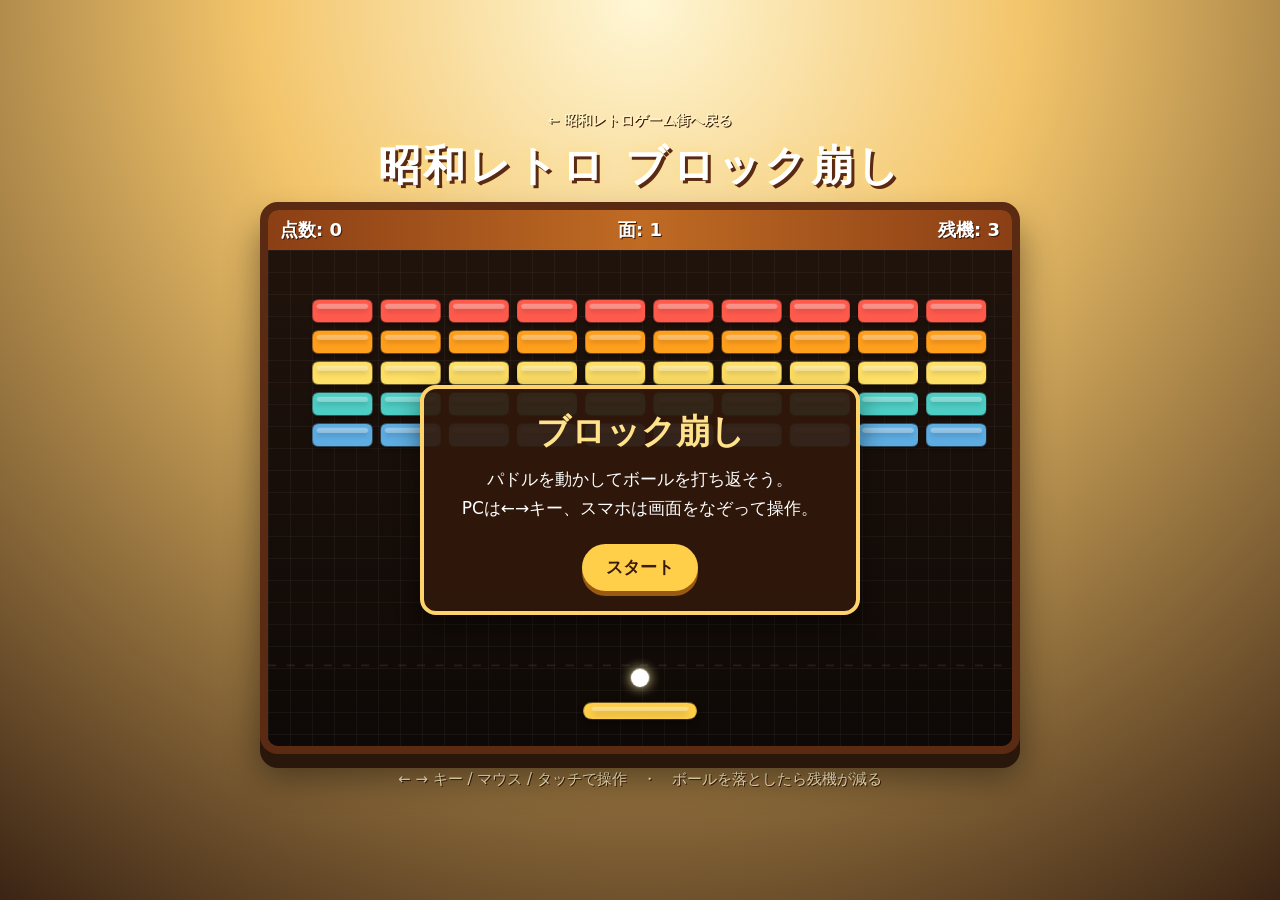
<file: html-css-javascript-react-github-pages/games/block.html>
<!DOCTYPE html>
<html lang="ja">
<head>
  <meta charset="UTF-8" />
  <meta name="viewport" content="width=device-width, initial-scale=1.0, user-scalable=no" />
  <title>昭和レトロ ブロック崩し</title>
  <link rel="icon" type="image/svg+xml" href="../images/favicon.svg">
  <style>
    * {
      box-sizing: border-box;
      -webkit-tap-highlight-color: transparent;
    }

    body {
      margin: 0;
      min-height: 100vh;
      background:
        radial-gradient(circle at top, #fff7d6 0%, #f3c56b 35%, #3b2414 100%);
      font-family: "Hiragino Maru Gothic ProN", "Yu Gothic", system-ui, sans-serif;
      color: #fff;
      overflow: hidden;
      touch-action: none;
    }

    .wrap {
      width: 100vw;
      height: 100vh;
      display: flex;
      flex-direction: column;
      align-items: center;
      justify-content: center;
      padding: 12px;
    }

    .back-link {
      display: inline-block;
      margin: 0 0 8px;
      color: #fff4c4;
      text-decoration: none;
      font-size: 14px;
      font-weight: bold;
      text-shadow: 1px 1px 0 #3b1a0a;
    }

    .back-link:hover {
      text-decoration: underline;
    }

    h1 {
      margin: 0 0 8px;
      font-size: clamp(22px, 5vw, 42px);
      letter-spacing: 0.08em;
      text-shadow: 3px 3px 0 #5a2b12, 0 0 12px rgba(255, 220, 120, 0.8);
    }

    .game-shell {
      width: min(94vw, 760px);
      border: 8px solid #5a2b12;
      border-radius: 18px;
      background: #1b120c;
      box-shadow:
        0 14px 0 #2a170b,
        0 22px 35px rgba(0, 0, 0, 0.45);
      overflow: hidden;
      position: relative;
    }

    .hud {
      display: flex;
      justify-content: space-between;
      align-items: center;
      padding: 8px 12px;
      background: linear-gradient(90deg, #8b3f15, #c06b24, #8b3f15);
      font-weight: bold;
      font-size: clamp(13px, 2.6vw, 18px);
      text-shadow: 1px 1px 0 #3b1a0a;
    }

    canvas {
      display: block;
      width: 100%;
      height: auto;
      background:
        linear-gradient(rgba(255,255,255,0.04) 1px, transparent 1px),
        linear-gradient(90deg, rgba(255,255,255,0.04) 1px, transparent 1px),
        linear-gradient(#20130c, #0e0906);
      background-size: 22px 22px, 22px 22px, auto;
    }

    .panel {
      position: absolute;
      inset: 45px 0 0;
      display: flex;
      align-items: center;
      justify-content: center;
      padding: 20px;
      pointer-events: none;
    }

    .message {
      width: min(88%, 440px);
      background: rgba(48, 24, 10, 0.92);
      border: 4px solid #ffd36b;
      border-radius: 16px;
      text-align: center;
      padding: 20px 18px;
      box-shadow: 0 10px 25px rgba(0, 0, 0, 0.45);
      pointer-events: auto;
    }

    .message h2 {
      margin: 0 0 10px;
      font-size: clamp(22px, 5vw, 34px);
      color: #ffe28a;
    }

    .message p {
      margin: 8px 0;
      line-height: 1.7;
      font-size: clamp(14px, 3.2vw, 17px);
    }

    button {
      margin-top: 14px;
      border: none;
      border-radius: 999px;
      padding: 12px 24px;
      background: #ffcf4a;
      color: #3a1a08;
      font-weight: bold;
      font-size: 17px;
      cursor: pointer;
      box-shadow: 0 5px 0 #9a5a13;
    }

    button:active {
      transform: translateY(4px);
      box-shadow: 0 1px 0 #9a5a13;
    }

    .help {
      margin-top: 16px;
      font-size: clamp(12px, 2.7vw, 15px);
      color: #fff4c4;
      text-align: center;
      text-shadow: 1px 1px 0 #3b1a0a;
    }

    .hidden {
      display: none;
    }

    @media (max-height: 620px) {
      h1 {
        display: none;
      }

      .help {
        display: none;
      }
    }
  </style>
</head>
<body>
  <div class="wrap">
    <a class="back-link" href="../index.html">← 昭和レトロゲーム街へ戻る</a>
    <h1>昭和レトロ ブロック崩し</h1>

    <div class="game-shell" id="gameShell">
      <div class="hud">
        <div>点数: <span id="score">0</span></div>
        <div>面: <span id="level">1</span></div>
        <div>残機: <span id="lives">3</span></div>
      </div>

      <canvas id="game" width="720" height="480"></canvas>

      <div class="panel" id="panel">
        <div class="message">
          <h2 id="messageTitle">ブロック崩し</h2>
          <p id="messageText">
            パドルを動かしてボールを打ち返そう。<br>
            PCは←→キー、スマホは画面をなぞって操作。
          </p>
          <button id="startBtn">スタート</button>
        </div>
      </div>
    </div>

    <div class="help">← → キー / マウス / タッチで操作　・　ボールを落としたら残機が減る</div>
  </div>

  <script>
    const canvas = document.getElementById("game");
    const ctx = canvas.getContext("2d");

    const scoreEl = document.getElementById("score");
    const levelEl = document.getElementById("level");
    const livesEl = document.getElementById("lives");
    const panel = document.getElementById("panel");
    const messageTitle = document.getElementById("messageTitle");
    const messageText = document.getElementById("messageText");
    const startBtn = document.getElementById("startBtn");

    const W = canvas.width;
    const H = canvas.height;

    let score = 0;
    let level = 1;
    let lives = 3;
    let running = false;
    let leftPressed = false;
    let rightPressed = false;
    let animationId = null;

    const paddle = {
      w: 110,
      h: 16,
      x: W / 2 - 55,
      y: H - 42,
      speed: 9
    };

    const ball = {
      x: W / 2,
      y: H - 66,
      r: 9,
      dx: 4,
      dy: -4
    };

    const brick = {
      rows: 5,
      cols: 10,
      w: 58,
      h: 22,
      padding: 8,
      offsetTop: 48,
      offsetLeft: 43
    };

    let bricks = [];

    function makeBricks() {
      bricks = [];
      const colors = ["#ff5b4d", "#ff9f1c", "#ffe066", "#4ecdc4", "#5dade2"];

      for (let r = 0; r < brick.rows; r++) {
        bricks[r] = [];
        for (let c = 0; c < brick.cols; c++) {
          const strength = r < 1 && level >= 3 ? 2 : 1;
          bricks[r][c] = {
            x: brick.offsetLeft + c * (brick.w + brick.padding),
            y: brick.offsetTop + r * (brick.h + brick.padding),
            alive: true,
            strength,
            color: colors[r % colors.length]
          };
        }
      }
    }

    function resetBallAndPaddle() {
      paddle.x = W / 2 - paddle.w / 2;
      ball.x = W / 2;
      ball.y = H - 66;

      const speed = 4 + Math.min(level - 1, 4) * 0.7;
      ball.dx = Math.random() < 0.5 ? -speed : speed;
      ball.dy = -speed;
    }

    function updateHud() {
      scoreEl.textContent = score;
      levelEl.textContent = level;
      livesEl.textContent = lives;
    }

    function showPanel(title, text, buttonText) {
      messageTitle.innerHTML = title;
      messageText.innerHTML = text;
      startBtn.textContent = buttonText;
      panel.classList.remove("hidden");
    }

    function hidePanel() {
      panel.classList.add("hidden");
    }

    function startGame() {
      if (running) return;

      if (lives <= 0) {
        score = 0;
        level = 1;
        lives = 3;
        makeBricks();
      }

      running = true;
      hidePanel();
      updateHud();
      cancelAnimationFrame(animationId);
      loop();
    }

    function nextLevel() {
      running = false;
      level++;
      makeBricks();
      resetBallAndPaddle();
      updateHud();
      showPanel(
        "クリア！",
        "次の面へ進もう。<br>少しずつボールが速くなるよ。",
        "次の面へ"
      );
    }

    function gameOver() {
      running = false;
      showPanel(
        "ゲームオーバー",
        "最終スコア：" + score + "点<br>もう一回いく？",
        "もう一度"
      );
    }

    function drawRoundedRect(x, y, w, h, radius) {
      ctx.beginPath();
      ctx.moveTo(x + radius, y);
      ctx.lineTo(x + w - radius, y);
      ctx.quadraticCurveTo(x + w, y, x + w, y + radius);
      ctx.lineTo(x + w, y + h - radius);
      ctx.quadraticCurveTo(x + w, y + h, x + w - radius, y + h);
      ctx.lineTo(x + radius, y + h);
      ctx.quadraticCurveTo(x, y + h, x, y + h - radius);
      ctx.lineTo(x, y + radius);
      ctx.quadraticCurveTo(x, y, x + radius, y);
      ctx.closePath();
    }

    function drawBricks() {
      for (let r = 0; r < brick.rows; r++) {
        for (let c = 0; c < brick.cols; c++) {
          const b = bricks[r][c];
          if (!b.alive) continue;

          ctx.save();
          ctx.shadowColor = "rgba(0,0,0,0.35)";
          ctx.shadowBlur = 4;
          ctx.shadowOffsetY = 3;

          drawRoundedRect(b.x, b.y, brick.w, brick.h, 6);
          ctx.fillStyle = b.strength === 2 ? "#b37cff" : b.color;
          ctx.fill();

          ctx.fillStyle = "rgba(255,255,255,0.35)";
          drawRoundedRect(b.x + 4, b.y + 4, brick.w - 8, 5, 3);
          ctx.fill();

          ctx.restore();
        }
      }
    }

    function drawPaddle() {
      ctx.save();
      ctx.shadowColor = "rgba(0,0,0,0.45)";
      ctx.shadowBlur = 6;
      ctx.shadowOffsetY = 4;

      drawRoundedRect(paddle.x, paddle.y, paddle.w, paddle.h, 9);
      ctx.fillStyle = "#ffcf4a";
      ctx.fill();

      ctx.fillStyle = "rgba(255,255,255,0.35)";
      drawRoundedRect(paddle.x + 8, paddle.y + 4, paddle.w - 16, 4, 3);
      ctx.fill();

      ctx.restore();
    }

    function drawBall() {
      ctx.save();
      ctx.beginPath();
      ctx.arc(ball.x, ball.y, ball.r, 0, Math.PI * 2);
      ctx.fillStyle = "#ffffff";
      ctx.shadowColor = "#fff1a8";
      ctx.shadowBlur = 12;
      ctx.fill();
      ctx.closePath();
      ctx.restore();
    }

    function drawCenterLine() {
      ctx.save();
      ctx.globalAlpha = 0.15;
      ctx.strokeStyle = "#ffffff";
      ctx.setLineDash([8, 10]);
      ctx.beginPath();
      ctx.moveTo(0, H - 78);
      ctx.lineTo(W, H - 78);
      ctx.stroke();
      ctx.restore();
    }

    function draw() {
      ctx.clearRect(0, 0, W, H);
      drawCenterLine();
      drawBricks();
      drawPaddle();
      drawBall();
    }

    function movePaddle() {
      if (leftPressed) paddle.x -= paddle.speed;
      if (rightPressed) paddle.x += paddle.speed;

      if (paddle.x < 0) paddle.x = 0;
      if (paddle.x + paddle.w > W) paddle.x = W - paddle.w;
    }

    function collideWithWalls() {
      if (ball.x + ball.dx > W - ball.r || ball.x + ball.dx < ball.r) {
        ball.dx = -ball.dx;
      }

      if (ball.y + ball.dy < ball.r) {
        ball.dy = -ball.dy;
      }
    }

    function collideWithPaddle() {
      const hit =
        ball.x > paddle.x &&
        ball.x < paddle.x + paddle.w &&
        ball.y + ball.r > paddle.y &&
        ball.y - ball.r < paddle.y + paddle.h &&
        ball.dy > 0;

      if (!hit) return;

      const hitPoint = (ball.x - (paddle.x + paddle.w / 2)) / (paddle.w / 2);
      const speed = Math.sqrt(ball.dx * ball.dx + ball.dy * ball.dy);

      ball.dx = hitPoint * speed;
      ball.dy = -Math.abs(speed);

      ball.y = paddle.y - ball.r - 1;
    }

    function collideWithBricks() {
      let remaining = 0;

      for (let r = 0; r < brick.rows; r++) {
        for (let c = 0; c < brick.cols; c++) {
          const b = bricks[r][c];
          if (!b.alive) continue;

          remaining++;

          const hit =
            ball.x > b.x &&
            ball.x < b.x + brick.w &&
            ball.y > b.y &&
            ball.y < b.y + brick.h;

          if (!hit) continue;

          ball.dy = -ball.dy;
          b.strength--;

          if (b.strength <= 0) {
            b.alive = false;
            score += 10;
          } else {
            score += 3;
          }

          updateHud();
          return;
        }
      }

      if (remaining === 0) {
        nextLevel();
      }
    }

    function checkMiss() {
      if (ball.y - ball.r <= H) return;

      lives--;
      updateHud();

      if (lives <= 0) {
        gameOver();
        return;
      }

      running = false;
      resetBallAndPaddle();
      showPanel(
        "ミス！",
        "残機はあと " + lives + "。<br>落ち着いて打ち返そう。",
        "再開"
      );
    }

    function update() {
      movePaddle();
      collideWithWalls();
      collideWithPaddle();
      collideWithBricks();

      ball.x += ball.dx;
      ball.y += ball.dy;

      checkMiss();
    }

    function loop() {
      if (!running) {
        draw();
        return;
      }

      update();
      draw();
      animationId = requestAnimationFrame(loop);
    }

    function setPaddleByClientX(clientX) {
      const rect = canvas.getBoundingClientRect();
      const scale = W / rect.width;
      const x = (clientX - rect.left) * scale;
      paddle.x = x - paddle.w / 2;

      if (paddle.x < 0) paddle.x = 0;
      if (paddle.x + paddle.w > W) paddle.x = W - paddle.w;
    }

    document.addEventListener("keydown", (e) => {
      if (e.key === "ArrowLeft") leftPressed = true;
      if (e.key === "ArrowRight") rightPressed = true;
      if (e.key === " " || e.key === "Enter") startGame();
    });

    document.addEventListener("keyup", (e) => {
      if (e.key === "ArrowLeft") leftPressed = false;
      if (e.key === "ArrowRight") rightPressed = false;
    });

    canvas.addEventListener("mousemove", (e) => {
      setPaddleByClientX(e.clientX);
    });

    canvas.addEventListener("touchstart", (e) => {
      e.preventDefault();
      if (!running) startGame();
      setPaddleByClientX(e.touches[0].clientX);
    }, { passive: false });

    canvas.addEventListener("touchmove", (e) => {
      e.preventDefault();
      setPaddleByClientX(e.touches[0].clientX);
    }, { passive: false });

    startBtn.addEventListener("click", startGame);

    makeBricks();
    resetBallAndPaddle();
    updateHud();
    draw();
  </script>
</body>
</html>
</file>
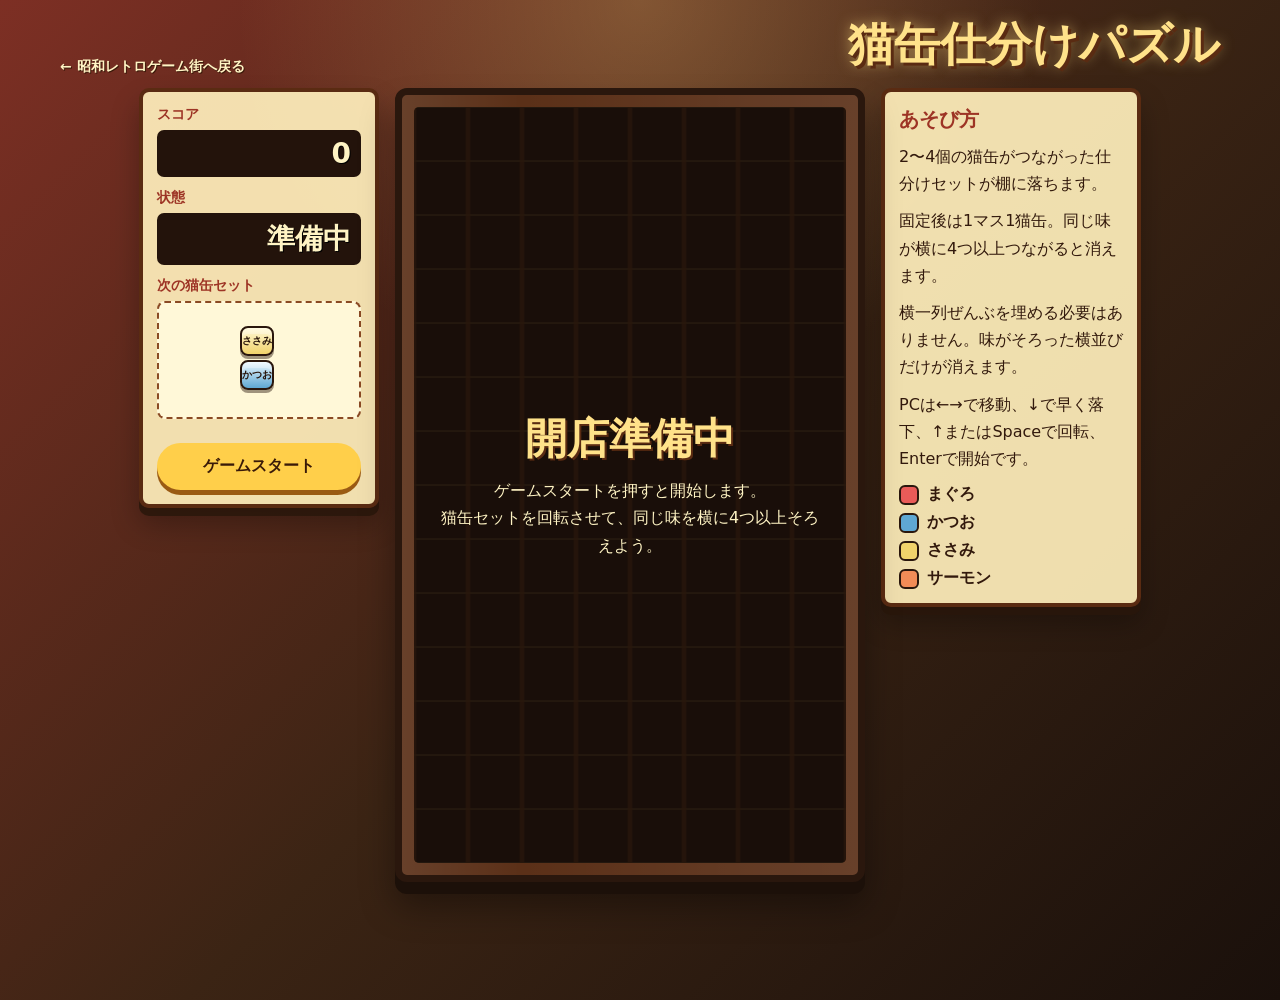
<file: html-css-javascript-react-github-pages/games/catcan.html>
<!DOCTYPE html>
<html lang="ja">
<head>
  <meta charset="UTF-8" />
  <meta name="viewport" content="width=device-width, initial-scale=1.0, user-scalable=no" />
  <title>猫缶仕分けパズル</title>
  <link rel="icon" type="image/svg+xml" href="../images/favicon.svg">
  <style>
    * {
      box-sizing: border-box;
      -webkit-tap-highlight-color: transparent;
    }

    body {
      margin: 0;
      min-height: 100vh;
      color: #fff3c7;
      font-family: "Hiragino Maru Gothic ProN", "Yu Gothic", "Meiryo", system-ui, sans-serif;
      background:
        radial-gradient(circle at top, rgba(255, 218, 123, 0.25), transparent 34%),
        linear-gradient(135deg, #7d2f24 0%, #3b2414 52%, #1a100b 100%);
      overflow-x: hidden;
    }

    button,
    a {
      font: inherit;
    }

    .page {
      width: min(1160px, calc(100% - 24px));
      min-height: 100vh;
      margin: 0 auto;
      padding: 14px 0 118px;
    }

    .top {
      display: flex;
      align-items: end;
      justify-content: space-between;
      gap: 16px;
      margin-bottom: 12px;
    }

    .back-link {
      display: inline-block;
      color: #fff4c4;
      text-decoration: none;
      font-size: 14px;
      font-weight: bold;
      text-shadow: 1px 1px 0 #3b1a0a;
    }

    .back-link:hover {
      text-decoration: underline;
    }

    h1 {
      margin: 0;
      color: #ffe28a;
      text-align: right;
      font-size: clamp(25px, 5vw, 46px);
      letter-spacing: 0;
      text-shadow: 3px 3px 0 #5a2b12, 0 0 14px rgba(255, 222, 128, 0.6);
    }

    .layout {
      display: grid;
      grid-template-columns: minmax(180px, 240px) minmax(300px, 470px) minmax(190px, 260px);
      align-items: start;
      justify-content: center;
      gap: 16px;
    }

    .panel {
      color: #32190c;
      background: rgba(255, 239, 188, 0.92);
      border: 4px solid #5a2b12;
      border-radius: 10px;
      box-shadow: 0 8px 0 rgba(42, 23, 11, 0.85), 0 16px 28px rgba(0, 0, 0, 0.28);
      padding: 14px;
    }

    .meter {
      display: grid;
      gap: 6px;
      margin-bottom: 12px;
    }

    .label {
      color: #9d3425;
      font-weight: 900;
      font-size: 14px;
    }

    .value {
      min-height: 42px;
      display: grid;
      place-items: center end;
      padding: 7px 10px;
      color: #fff4c4;
      background: #23130b;
      border-radius: 7px;
      font-size: 28px;
      font-weight: 900;
      text-shadow: 1px 1px 0 #000;
    }

    .next-can {
      min-height: 118px;
      display: grid;
      place-items: center;
      color: #2b170d;
      background: #fff8d8;
      border: 2px dashed #8a4a24;
      border-radius: 8px;
      overflow: hidden;
    }

    .preview-grid {
      position: relative;
      width: 118px;
      height: 92px;
    }

    .preview-can {
      position: absolute;
      width: 34px;
      height: 30px;
      display: grid;
      place-items: center;
      color: #271309;
      border: 2px solid #2a170d;
      border-radius: 8px;
      box-shadow: inset 0 6px 0 rgba(255, 255, 255, 0.28), 0 3px 0 rgba(42, 23, 13, 0.45);
      font-size: 10px;
      font-weight: 900;
    }

    .start-button {
      width: 100%;
      margin-top: 12px;
      padding: 13px 14px;
      color: #3a1a08;
      background: #ffcf4a;
      border: 0;
      border-radius: 999px;
      box-shadow: 0 5px 0 #9a5a13;
      font-weight: 900;
      cursor: pointer;
    }

    .start-button:active,
    .touch-controls button:active {
      transform: translateY(3px);
      box-shadow: 0 2px 0 #9a5a13;
    }

    .board-shell {
      position: relative;
      width: min(100%, 470px);
      margin: 0 auto;
      padding: 12px;
      background:
        linear-gradient(90deg, rgba(255, 255, 255, 0.08), transparent 26%, rgba(255, 255, 255, 0.08)),
        #5b3018;
      border: 7px solid #2a170d;
      border-radius: 12px;
      box-shadow: 0 12px 0 #1c1009, 0 24px 34px rgba(0, 0, 0, 0.36);
    }

    canvas {
      display: block;
      width: 100%;
      height: auto;
      background:
        linear-gradient(rgba(255, 226, 138, 0.12) 1px, transparent 1px),
        linear-gradient(90deg, rgba(255, 226, 138, 0.12) 1px, transparent 1px),
        #22140d;
      background-size: calc(100% / 8) calc(100% / 14), calc(100% / 8) calc(100% / 14), auto;
      border-radius: 5px;
    }

    .message {
      position: absolute;
      inset: 12px;
      display: none;
      place-items: center;
      padding: 22px;
      color: #fff4c4;
      text-align: center;
      background: rgba(24, 13, 8, 0.78);
      border-radius: 5px;
    }

    .message.is-visible {
      display: grid;
    }

    .message h2 {
      margin: 0 0 10px;
      color: #ffe28a;
      font-size: clamp(26px, 6vw, 42px);
      text-shadow: 2px 2px 0 #5a2b12;
    }

    .message p {
      margin: 0;
      line-height: 1.7;
    }

    .rules h2 {
      margin: 0 0 10px;
      color: #9d3425;
      font-size: 20px;
    }

    .rules p {
      margin: 0 0 10px;
      line-height: 1.7;
    }

    .flavors {
      display: grid;
      gap: 7px;
      margin-top: 12px;
    }

    .flavor-row {
      display: flex;
      align-items: center;
      gap: 8px;
      font-weight: 800;
    }

    .swatch {
      width: 20px;
      height: 20px;
      border: 2px solid #2a170d;
      border-radius: 6px;
    }

    .touch-controls {
      position: fixed;
      left: 50%;
      bottom: 10px;
      z-index: 10;
      width: min(640px, calc(100% - 16px));
      transform: translateX(-50%);
      display: none;
      grid-template-columns: repeat(5, 1fr);
      gap: 8px;
    }

    .touch-controls button {
      min-height: 56px;
      color: #3a1a08;
      background: #ffcf4a;
      border: 0;
      border-radius: 10px;
      box-shadow: 0 5px 0 #9a5a13;
      font-size: 16px;
      font-weight: 900;
      touch-action: manipulation;
    }

    @media (max-width: 900px) {
      .top {
        align-items: start;
        flex-direction: column;
      }

      h1 {
        text-align: left;
      }

      .layout {
        grid-template-columns: minmax(0, 1fr);
      }

      .panel,
      .board-shell {
        width: min(470px, 100%);
      }

      .rules {
        display: none;
      }

      .touch-controls {
        display: grid;
      }
    }

    @media (max-width: 480px) {
      .page {
        width: min(100% - 14px, 1120px);
        padding-top: 10px;
      }

      .panel {
        display: grid;
        grid-template-columns: 1fr 1fr;
        gap: 10px;
      }

      .meter {
        margin: 0;
      }

      .next-can {
        min-height: 96px;
      }

      .start-button {
        grid-column: 1 / -1;
        margin-top: 0;
      }

      .board-shell {
        padding: 9px;
      }

      .message {
        inset: 9px;
      }
    }
  </style>
</head>
<body>
  <main class="page">
    <header class="top">
      <a class="back-link" href="../index.html">← 昭和レトロゲーム街へ戻る</a>
      <h1>猫缶仕分けパズル</h1>
    </header>

    <section class="layout" aria-label="猫缶仕分けパズル">
      <aside class="panel">
        <div class="meter">
          <span class="label">スコア</span>
          <strong id="score" class="value">0</strong>
        </div>
        <div class="meter">
          <span class="label">状態</span>
          <strong id="status" class="value">準備中</strong>
        </div>
        <div class="meter">
          <span class="label">次の猫缶セット</span>
          <div id="nextCan" class="next-can"></div>
        </div>
        <button id="startBtn" class="start-button" type="button">ゲームスタート</button>
      </aside>

      <div class="board-shell">
        <canvas id="game" width="480" height="840" aria-label="猫缶棚の盤面"></canvas>
        <div id="message" class="message is-visible">
          <div>
            <h2>開店準備中</h2>
            <p>ゲームスタートを押すと開始します。<br>猫缶セットを回転させて、同じ味を横に4つ以上そろえよう。</p>
          </div>
        </div>
      </div>

      <aside class="panel rules">
        <h2>あそび方</h2>
        <p>2〜4個の猫缶がつながった仕分けセットが棚に落ちます。</p>
        <p>固定後は1マス1猫缶。同じ味が横に4つ以上つながると消えます。</p>
        <p>横一列ぜんぶを埋める必要はありません。味がそろった横並びだけが消えます。</p>
        <p>PCは←→で移動、↓で早く落下、↑またはSpaceで回転、Enterで開始です。</p>
        <div class="flavors" aria-label="味一覧">
          <div class="flavor-row"><span class="swatch" style="background:#e95b58"></span>まぐろ</div>
          <div class="flavor-row"><span class="swatch" style="background:#5fa8d3"></span>かつお</div>
          <div class="flavor-row"><span class="swatch" style="background:#f1d36b"></span>ささみ</div>
          <div class="flavor-row"><span class="swatch" style="background:#f28c57"></span>サーモン</div>
        </div>
      </aside>
    </section>
  </main>

  <nav class="touch-controls" aria-label="スマホ操作">
    <button type="button" data-action="left">左</button>
    <button type="button" data-action="right">右</button>
    <button type="button" data-action="down">下</button>
    <button type="button" data-action="rotate">回転</button>
    <button type="button" data-action="drop">落とす</button>
  </nav>

  <script>
    const canvas = document.getElementById("game");
    const ctx = canvas.getContext("2d");
    const scoreEl = document.getElementById("score");
    const statusEl = document.getElementById("status");
    const nextCanEl = document.getElementById("nextCan");
    const startBtn = document.getElementById("startBtn");
    const messageEl = document.getElementById("message");

    const COLS = 8;
    const ROWS = 14;
    const CELL = canvas.width / COLS;
    const NORMAL_DROP_MS = 740;
    const FAST_DROP_MS = 90;

    const flavors = [
      { id: "maguro", label: "まぐろ", color: "#e95b58", lid: "#fff0cf" },
      { id: "katsuo", label: "かつお", color: "#5fa8d3", lid: "#ecf8ff" },
      { id: "sasami", label: "ささみ", color: "#f1d36b", lid: "#fff8d6" },
      { id: "salmon", label: "サーモン", color: "#f28c57", lid: "#fff1d7" }
    ];

    const setShapes = [
      { name: "横並び猫缶", cells: [[0, 0], [0, 1]] },
      { name: "縦積み猫缶", cells: [[0, 0], [1, 0]] },
      { name: "L字仕分け", cells: [[0, 0], [1, 0], [1, 1]] },
      { name: "小山仕分け", cells: [[0, 1], [1, 0], [1, 1]] },
      { name: "箱詰め猫缶", cells: [[0, 0], [0, 1], [1, 0], [1, 1]] },
      { name: "階段仕分け", cells: [[0, 0], [0, 1], [1, 1], [1, 2]] }
    ];

    let board = makeBoard();
    let current = null;
    let nextSet = makeSet();
    let score = 0;
    let running = false;
    let gameOver = false;
    let resolving = false;
    let clearingCells = new Set();
    let scorePopups = [];
    let dropTimer = 0;
    let lastTime = 0;
    let animationId = null;

    function makeBoard() {
      return Array.from({ length: ROWS }, () => Array(COLS).fill(null));
    }

    function randomFlavor() {
      return flavors[Math.floor(Math.random() * flavors.length)];
    }

    function cloneCells(cells) {
      return cells.map((cell) => ({ row: cell.row, col: cell.col, flavor: cell.flavor }));
    }

    function normalizeCells(cells) {
      const minRow = Math.min(...cells.map((cell) => cell.row));
      const minCol = Math.min(...cells.map((cell) => cell.col));
      return cells.map((cell) => ({
        row: cell.row - minRow,
        col: cell.col - minCol,
        flavor: cell.flavor
      }));
    }

    function makeSet() {
      const shape = setShapes[Math.floor(Math.random() * setShapes.length)];
      return {
        name: shape.name,
        cells: shape.cells.map(([row, col]) => ({
          row,
          col,
          flavor: randomFlavor()
        }))
      };
    }

    function pieceWidth(piece) {
      return Math.max(...piece.cells.map((cell) => cell.col)) + 1;
    }

    function updateNextCan() {
      nextCanEl.innerHTML = "";
      const preview = document.createElement("div");
      preview.className = "preview-grid";
      const cells = normalizeCells(cloneCells(nextSet.cells));
      const width = Math.max(...cells.map((cell) => cell.col)) + 1;
      const height = Math.max(...cells.map((cell) => cell.row)) + 1;
      const originX = (118 - width * 38) / 2;
      const originY = (92 - height * 34) / 2;

      for (const cell of cells) {
        const can = document.createElement("div");
        can.className = "preview-can";
        can.textContent = cell.flavor.label;
        can.style.left = `${originX + cell.col * 38}px`;
        can.style.top = `${originY + cell.row * 34}px`;
        can.style.background = `linear-gradient(180deg, ${cell.flavor.lid}, ${cell.flavor.color})`;
        preview.appendChild(can);
      }

      nextCanEl.appendChild(preview);
    }

    function setStatus(text) {
      statusEl.textContent = text;
    }

    function showMessage(title, text) {
      messageEl.innerHTML = `<div><h2>${title}</h2><p>${text}</p></div>`;
      messageEl.classList.add("is-visible");
    }

    function hideMessage() {
      messageEl.classList.remove("is-visible");
    }

    function startGame() {
      board = makeBoard();
      current = null;
      nextSet = makeSet();
      score = 0;
      running = true;
      gameOver = false;
      resolving = false;
      clearingCells = new Set();
      scorePopups = [];
      dropTimer = 0;
      lastTime = performance.now();
      scoreEl.textContent = score;
      setStatus("仕分け中");
      startBtn.textContent = "仕切り直す";
      updateNextCan();
      hideMessage();
      spawnSet();
      cancelAnimationFrame(animationId);
      animationId = requestAnimationFrame(loop);
    }

    function spawnSet() {
      const cells = cloneCells(nextSet.cells);
      current = {
        row: 0,
        col: Math.floor((COLS - pieceWidth({ cells })) / 2),
        cells
      };
      nextSet = makeSet();
      updateNextCan();

      if (!canPlace(current, current.row, current.col, current.cells)) {
        endGame();
      }
    }

    function endGame() {
      running = false;
      gameOver = true;
      current = null;
      setStatus("閉店");
      startBtn.textContent = "もう一度遊ぶ";
      showMessage("ゲームオーバー", `スコア ${score} 点<br>棚がいっぱいになりました。<br>もう一度遊ぶを押すと再開します。`);
      draw();
    }

    function canPlace(piece, baseRow, baseCol, cells) {
      for (const cell of cells) {
        const row = baseRow + cell.row;
        const col = baseCol + cell.col;
        if (col < 0 || col >= COLS || row < 0 || row >= ROWS) return false;
        if (board[row][col]) return false;
      }
      return true;
    }

    function moveCurrent(delta) {
      if (!running || resolving || !current) return;
      const nextCol = current.col + delta;
      if (canPlace(current, current.row, nextCol, current.cells)) {
        current.col = nextCol;
        draw();
      }
    }

    function rotateCurrent() {
      if (!running || resolving || !current) return;
      const rotated = normalizeCells(current.cells.map((cell) => ({
        row: cell.col,
        col: -cell.row,
        flavor: cell.flavor
      })));

      const kicks = [0, -1, 1, -2, 2];
      for (const kick of kicks) {
        const nextCol = current.col + kick;
        if (canPlace(current, current.row, nextCol, rotated)) {
          current.cells = rotated;
          current.col = nextCol;
          draw();
          return;
        }
      }
    }

    function stepDown() {
      if (!running || resolving || !current) return;
      if (canPlace(current, current.row + 1, current.col, current.cells)) {
        current.row++;
      } else {
        settleCurrent();
      }
      draw();
    }

    function hardDrop() {
      if (!running || resolving || !current) return;
      while (canPlace(current, current.row + 1, current.col, current.cells)) {
        current.row++;
      }
      settleCurrent();
      draw();
    }

    async function settleCurrent() {
      if (resolving) return;
      for (const cell of current.cells) {
        const row = current.row + cell.row;
        const col = current.col + cell.col;
        board[row][col] = cell.flavor;
      }
      current = null;
      resolving = true;
      await resolveMatches();
      resolving = false;
      if (running) spawnSet();
    }

    async function resolveMatches() {
      let chain = 0;
      let matches = findMatches();

      while (matches.length > 0) {
        chain++;
        clearingCells = new Set(matches.flatMap((match) => match.cells.map(([row, col]) => `${row},${col}`)));

        for (const match of matches) {
          const points = getClearPoints(match.cells.length, chain);
          score += points;
          addScorePopup(match.cells, points);
          playClearSound(match.cells.length, chain);
        }

        scoreEl.textContent = score;
        draw();
        await sleep(260);

        for (const key of clearingCells) {
          const [row, col] = key.split(",").map(Number);
          board[row][col] = null;
        }

        clearingCells = new Set();
        collapseBoard();
        draw();
        await sleep(120);
        matches = findMatches();
      }
    }

    function getClearPoints(count, chain) {
      let base = 40;
      if (count === 5) base = 70;
      if (count >= 6) base = 100 + (count - 6) * 30;
      return Math.floor(base * (1 + (chain - 1) * 0.5));
    }

    function findMatches() {
      const found = [];

      for (let row = 0; row < ROWS; row++) {
        let col = 0;
        while (col < COLS) {
          const flavor = board[row][col];
          if (!flavor) {
            col++;
            continue;
          }

          const startCol = col;
          while (col < COLS && board[row][col]?.id === flavor.id) {
            col++;
          }

          if (col - startCol >= 4) {
            const cells = [];
            for (let matchCol = startCol; matchCol < col; matchCol++) {
              cells.push([row, matchCol]);
            }
            found.push({ cells });
          }
        }
      }

      return found;
    }

    function addScorePopup(cells, points) {
      const avgCol = cells.reduce((sum, [, col]) => sum + col, 0) / cells.length;
      const avgRow = cells.reduce((sum, [row]) => sum + row, 0) / cells.length;
      scorePopups.push({
        x: avgCol * CELL + CELL / 2,
        y: avgRow * CELL + CELL / 2,
        text: `+${points}`,
        alpha: 1,
        vy: -0.42,
        life: 780
      });
    }

    function updateScorePopups(elapsed) {
      for (const popup of scorePopups) {
        popup.y += popup.vy * elapsed;
        popup.life -= elapsed;
        popup.alpha = Math.max(0, popup.life / 780);
      }
      scorePopups = scorePopups.filter((popup) => popup.life > 0);
    }

    function drawScorePopups() {
      for (const popup of scorePopups) {
        ctx.save();
        ctx.globalAlpha = popup.alpha;
        ctx.font = "bold 26px 'Yu Gothic', sans-serif";
        ctx.textAlign = "center";
        ctx.textBaseline = "middle";
        ctx.shadowColor = "rgba(255, 234, 128, 0.95)";
        ctx.shadowBlur = 12;
        ctx.fillStyle = "#ffe98a";
        ctx.strokeStyle = "rgba(65, 26, 8, 0.88)";
        ctx.lineWidth = 5;
        ctx.strokeText(popup.text, popup.x, popup.y);
        ctx.fillText(popup.text, popup.x, popup.y);
        ctx.restore();
      }
    }

    function playClearSound(count, chain) {
      try {
        const audio = new (window.AudioContext || window.webkitAudioContext)();
        const osc = audio.createOscillator();
        const gain = audio.createGain();
        const baseFreq = count >= 5 || chain >= 2 ? 760 : 520;

        osc.type = "square";
        osc.frequency.setValueAtTime(baseFreq, audio.currentTime);
        osc.frequency.exponentialRampToValueAtTime(baseFreq * 1.35, audio.currentTime + 0.08);
        gain.gain.setValueAtTime(0.045, audio.currentTime);
        gain.gain.exponentialRampToValueAtTime(0.001, audio.currentTime + 0.12);

        osc.connect(gain);
        gain.connect(audio.destination);
        osc.start();
        osc.stop(audio.currentTime + 0.13);
      } catch (error) {
        // 音が鳴らない環境でもゲームは続行します。
      }
    }

    function sleep(ms) {
      return new Promise((resolve) => setTimeout(resolve, ms));
    }

    function collapseBoard() {
      for (let col = 0; col < COLS; col++) {
        const stack = [];
        for (let row = ROWS - 1; row >= 0; row--) {
          if (board[row][col]) stack.push(board[row][col]);
        }
        for (let row = ROWS - 1; row >= 0; row--) {
          board[row][col] = stack[ROWS - 1 - row] || null;
        }
      }
    }

    function loop(now) {
      if (!running) {
        draw();
        return;
      }

      const elapsed = now - lastTime;
      lastTime = now;
      updateScorePopups(elapsed);

      if (resolving) {
        draw();
        animationId = requestAnimationFrame(loop);
        return;
      }

      dropTimer += elapsed;

      if (dropTimer >= NORMAL_DROP_MS) {
        stepDown();
        dropTimer = 0;
      } else {
        draw();
      }

      animationId = requestAnimationFrame(loop);
    }

    function draw() {
      ctx.clearRect(0, 0, canvas.width, canvas.height);
      drawShelf();

      for (let row = 0; row < ROWS; row++) {
        for (let col = 0; col < COLS; col++) {
          if (board[row][col]) drawCan(col, row, board[row][col]);
        }
      }

      if (current) drawCurrentSet();
      drawScorePopups();
    }

    function drawShelf() {
      ctx.fillStyle = "#22140d";
      ctx.fillRect(0, 0, canvas.width, canvas.height);

      ctx.strokeStyle = "rgba(255, 218, 122, 0.22)";
      ctx.lineWidth = 2;
      for (let row = 0; row <= ROWS; row++) {
        ctx.beginPath();
        ctx.moveTo(0, row * CELL);
        ctx.lineTo(canvas.width, row * CELL);
        ctx.stroke();
      }

      ctx.strokeStyle = "rgba(106, 57, 26, 0.72)";
      ctx.lineWidth = 5;
      for (let col = 0; col <= COLS; col++) {
        ctx.beginPath();
        ctx.moveTo(col * CELL, 0);
        ctx.lineTo(col * CELL, canvas.height);
        ctx.stroke();
      }
    }

    function drawCurrentSet() {
      ctx.save();
      ctx.strokeStyle = "rgba(255, 207, 74, 0.64)";
      ctx.lineWidth = 8;
      ctx.lineCap = "round";

      for (const a of current.cells) {
        for (const b of current.cells) {
          const distance = Math.abs(a.row - b.row) + Math.abs(a.col - b.col);
          if (distance !== 1) continue;
          const ax = (current.col + a.col) * CELL + CELL / 2;
          const ay = (current.row + a.row) * CELL + CELL / 2;
          const bx = (current.col + b.col) * CELL + CELL / 2;
          const by = (current.row + b.row) * CELL + CELL / 2;
          ctx.beginPath();
          ctx.moveTo(ax, ay);
          ctx.lineTo(bx, by);
          ctx.stroke();
        }
      }
      ctx.restore();

      for (const cell of current.cells) {
        drawCan(current.col + cell.col, current.row + cell.row, cell.flavor, true);
      }
    }

    function drawCan(col, row, flavor, active = false) {
      const x = col * CELL + 6;
      const y = row * CELL + 7;
      const w = CELL - 12;
      const h = CELL - 14;

      ctx.save();
      const isClearing = clearingCells.has(`${row},${col}`);
      const pulse = isClearing ? 0.65 + Math.sin(performance.now() / 55) * 0.25 : 0;
      ctx.shadowColor = "rgba(0,0,0,0.42)";
      ctx.shadowBlur = isClearing ? 18 : active ? 12 : 5;
      ctx.shadowOffsetY = active ? 5 : 3;

      roundRect(x, y + 7, w, h - 7, 10);
      ctx.fillStyle = flavor.color;
      ctx.fill();

      if (isClearing) {
        ctx.fillStyle = `rgba(255, 243, 157, ${pulse})`;
        ctx.fill();
      }

      ctx.shadowColor = "transparent";
      roundRect(x + 2, y, w - 4, 18, 9);
      ctx.fillStyle = flavor.lid;
      ctx.fill();

      ctx.strokeStyle = "#261309";
      ctx.lineWidth = 2;
      roundRect(x, y + 7, w, h - 7, 10);
      ctx.stroke();

      ctx.fillStyle = "rgba(255,255,255,0.28)";
      roundRect(x + 6, y + 12, w - 12, 5, 3);
      ctx.fill();

      ctx.fillStyle = "#261309";
      ctx.font = "bold 12px 'Yu Gothic', sans-serif";
      ctx.textAlign = "center";
      ctx.textBaseline = "middle";
      ctx.fillText(flavor.label, x + w / 2, y + h / 2 + 7, w - 8);

      ctx.restore();
    }

    function roundRect(x, y, w, h, r) {
      ctx.beginPath();
      ctx.moveTo(x + r, y);
      ctx.lineTo(x + w - r, y);
      ctx.quadraticCurveTo(x + w, y, x + w, y + r);
      ctx.lineTo(x + w, y + h - r);
      ctx.quadraticCurveTo(x + w, y + h, x + w - r, y + h);
      ctx.lineTo(x + r, y + h);
      ctx.quadraticCurveTo(x, y + h, x, y + h - r);
      ctx.lineTo(x, y + r);
      ctx.quadraticCurveTo(x, y, x + r, y);
      ctx.closePath();
    }

    document.addEventListener("keydown", (e) => {
      if (e.key === "Enter") {
        e.preventDefault();
        startGame();
      }
      if (!running) return;
      if (e.key === "ArrowLeft") {
        e.preventDefault();
        moveCurrent(-1);
      }
      if (e.key === "ArrowRight") {
        e.preventDefault();
        moveCurrent(1);
      }
      if (e.key === "ArrowDown") {
        e.preventDefault();
        stepDown();
        dropTimer = Math.min(dropTimer, FAST_DROP_MS);
      }
      if (e.key === "ArrowUp" || e.code === "Space") {
        e.preventDefault();
        rotateCurrent();
      }
    });

    document.querySelectorAll(".touch-controls button").forEach((button) => {
      button.addEventListener("click", () => {
        const action = button.dataset.action;
        if (action === "left") moveCurrent(-1);
        if (action === "right") moveCurrent(1);
        if (action === "down") stepDown();
        if (action === "rotate") rotateCurrent();
        if (action === "drop") hardDrop();
      });
    });

    startBtn.addEventListener("click", startGame);

    updateNextCan();
    draw();
  </script>
</body>
</html>
</file>
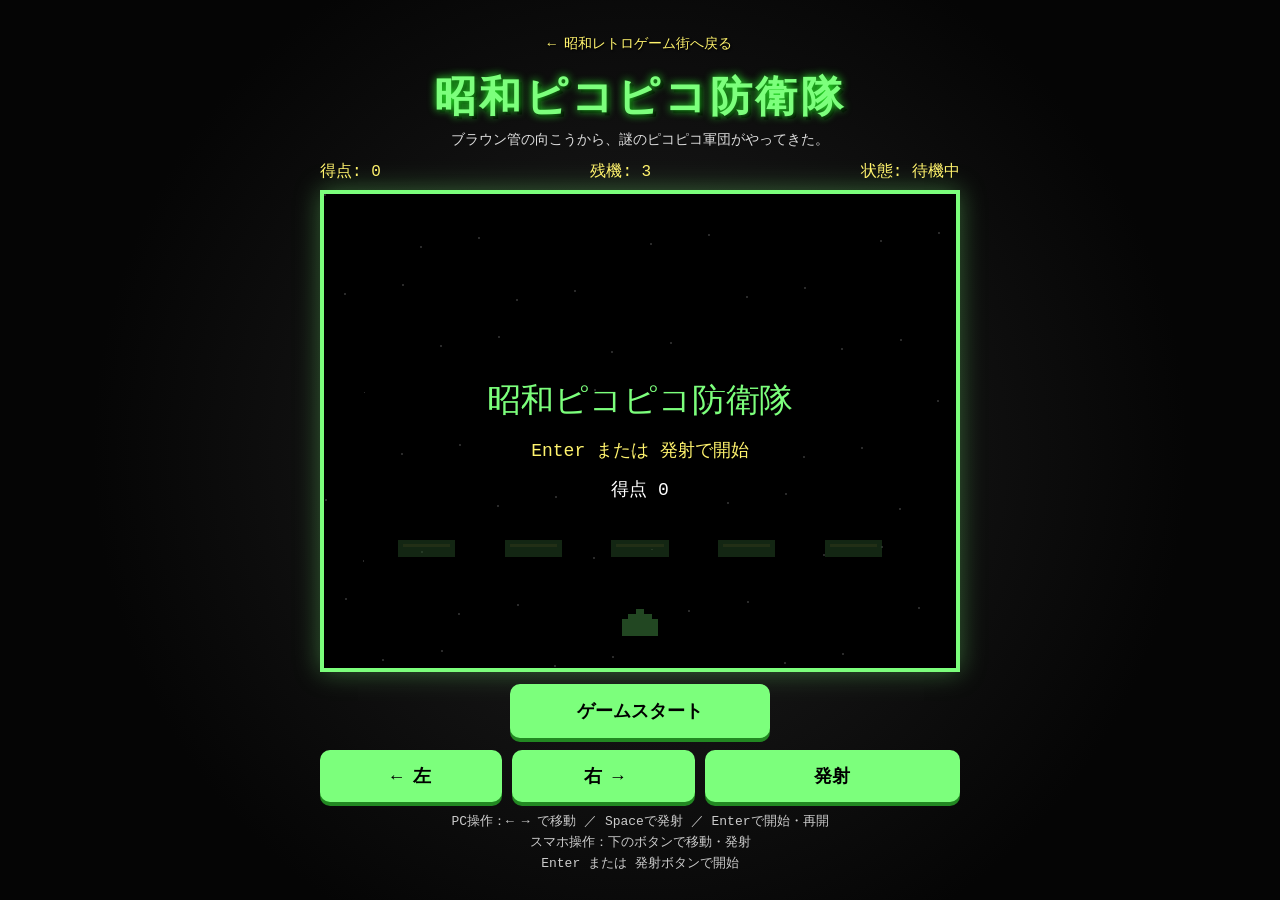
<file: html-css-javascript-react-github-pages/games/defense.html>
<!DOCTYPE html>
<html lang="ja">
<head>
  <meta charset="UTF-8" />
  <meta name="viewport" content="width=device-width, initial-scale=1.0" />
  <title>昭和ピコピコ防衛隊</title>
  <link rel="icon" type="image/svg+xml" href="../images/favicon.svg">
  <style>
    * {
      box-sizing: border-box;
    }

    body {
      margin: 0;
      min-height: 100vh;
      background: radial-gradient(circle at center, #202020 0%, #050505 70%);
      color: #f5f5f5;
      font-family: "Courier New", monospace;
      display: flex;
      justify-content: center;
      align-items: center;
      overflow: hidden;
    }

    .wrap {
      width: min(96vw, 760px);
      text-align: center;
    }

    .back-link {
      display: inline-block;
      margin: 10px 0 6px;
      color: #fff36d;
      text-decoration: none;
      font-size: 14px;
      text-shadow: 1px 1px 2px #000;
    }

    .back-link:hover {
      text-decoration: underline;
    }

    h1 {
      margin: 10px 0 6px;
      font-size: clamp(24px, 5vw, 42px);
      color: #7cff7c;
      text-shadow: 0 0 8px #2cff2c, 3px 3px 0 #000;
      letter-spacing: 0.08em;
    }

    .sub {
      margin: 0 0 12px;
      color: #ddd;
      font-size: 14px;
    }

    .hud {
      display: flex;
      justify-content: space-between;
      align-items: center;
      gap: 10px;
      margin: 0 auto 8px;
      font-size: 16px;
      color: #fff36d;
      width: min(100%, 640px);
    }

    canvas {
      width: min(100%, 640px);
      height: auto;
      background: #000;
      border: 4px solid #7cff7c;
      image-rendering: pixelated;
      box-shadow: 0 0 24px rgba(124, 255, 124, 0.35);
      display: block;
      margin: 0 auto;
    }

    .controls {
      margin-top: 12px;
      display: grid;
      grid-template-columns: 1fr 1fr 1.4fr;
      gap: 10px;
      width: min(100%, 640px);
      margin-left: auto;
      margin-right: auto;
    }

    .start-game-button {
      display: inline-block;
      min-width: min(100%, 260px);
      margin: 12px auto 0;
      padding: 15px 18px;
      font-size: 18px;
    }

    .start-game-button.is-hidden {
      display: none;
    }

    button {
      font-family: inherit;
      font-size: 18px;
      padding: 14px 10px;
      color: #000;
      background: #7cff7c;
      border: none;
      border-radius: 10px;
      box-shadow: 0 4px 0 #228822;
      cursor: pointer;
      touch-action: manipulation;
      font-weight: bold;
    }

    button:active {
      transform: translateY(3px);
      box-shadow: 0 1px 0 #228822;
    }

    .startBox {
      margin-top: 10px;
      color: #ccc;
      font-size: 13px;
      line-height: 1.6;
    }

    .blink {
      animation: blink 1s steps(2, start) infinite;
    }

    @keyframes blink {
      50% { opacity: 0; }
    }
  </style>
</head>
<body>
  <div class="wrap">
    <a class="back-link" href="../index.html">← 昭和レトロゲーム街へ戻る</a>
    <h1>昭和ピコピコ防衛隊</h1>
    <p class="sub">ブラウン管の向こうから、謎のピコピコ軍団がやってきた。</p>

    <div class="hud">
      <div>得点: <span id="score">0</span></div>
      <div>残機: <span id="lives">3</span></div>
      <div>状態: <span id="status">準備中</span></div>
    </div>

    <canvas id="game" width="640" height="480"></canvas>

    <button id="startGameBtn" class="start-game-button" type="button">ゲームスタート</button>

    <div class="controls">
      <button id="leftBtn">← 左</button>
      <button id="rightBtn">右 →</button>
      <button id="shootBtn">発射</button>
    </div>

    <div class="startBox">
      PC操作：← → で移動 ／ Spaceで発射 ／ Enterで開始・再開<br>
      スマホ操作：下のボタンで移動・発射<br>
      <span class="blink">Enter または 発射ボタンで開始</span>
    </div>
  </div>

  <script>
    const canvas = document.getElementById("game");
    const ctx = canvas.getContext("2d");

    const scoreEl = document.getElementById("score");
    const livesEl = document.getElementById("lives");
    const statusEl = document.getElementById("status");

    const leftBtn = document.getElementById("leftBtn");
    const rightBtn = document.getElementById("rightBtn");
    const shootBtn = document.getElementById("shootBtn");
    const startGameBtn = document.getElementById("startGameBtn");

    const keys = {
      left: false,
      right: false,
      shoot: false
    };

    let player;
    let bullets;
    let enemies;
    let enemyBullets;
    let barriers;
    let score;
    let lives;
    let gameState;
    let enemyDirection;
    let enemySpeed;
    let lastShotTime;
    let enemyShotTimer;
    let animationId;

    function resetGame() {
      player = {
        x: canvas.width / 2 - 18,
        y: canvas.height - 50,
        w: 36,
        h: 18,
        speed: 5
      };

      bullets = [];
      enemyBullets = [];
      enemies = [];
      barriers = [];
      score = 0;
      lives = 3;
      gameState = "playing";
      enemyDirection = 1;
      enemySpeed = 0.7;
      lastShotTime = 0;
      enemyShotTimer = 0;

      createEnemies();
      createBarriers();
      updateHud();
      updateStartButton();
      statusEl.textContent = "戦闘中";
    }

    function createEnemies() {
      const rows = 4;
      const cols = 9;
      const startX = 70;
      const startY = 60;
      const gapX = 54;
      const gapY = 42;

      for (let r = 0; r < rows; r++) {
        for (let c = 0; c < cols; c++) {
          enemies.push({
            x: startX + c * gapX,
            y: startY + r * gapY,
            w: 30,
            h: 22,
            alive: true,
            color: r === 0 ? "#ff5c5c" : r === 1 ? "#fff36d" : r === 2 ? "#69b7ff" : "#ff9df2"
          });
        }
      }
    }

    function createBarriers() {
      const count = 5;
      const width = 58;
      const height = 18;
      const gap = 50;
      const totalWidth = count * width + (count - 1) * gap;
      const startX = (canvas.width - totalWidth) / 2;

      for (let i = 0; i < count; i++) {
        barriers.push({
          x: startX + i * (width + gap),
          y: 350,
          w: width,
          h: height,
          maxHp: 4,
          hp: 4
        });
      }
    }

    function updateHud() {
      scoreEl.textContent = score;
      livesEl.textContent = lives;
    }

    function drawPixelText(text, x, y, size = 18, color = "#fff") {
      ctx.fillStyle = color;
      ctx.font = `${size}px Courier New`;
      ctx.textAlign = "center";
      ctx.fillText(text, x, y);
    }

    function drawPlayer() {
      ctx.fillStyle = "#7cff7c";
      ctx.fillRect(player.x + 14, player.y - 10, 8, 10);
      ctx.fillRect(player.x, player.y, player.w, player.h);
      ctx.fillRect(player.x + 6, player.y - 5, 24, 5);
    }

    function drawEnemy(e) {
      ctx.fillStyle = e.color;
      ctx.fillRect(e.x + 8, e.y, 16, 5);
      ctx.fillRect(e.x + 4, e.y + 5, 24, 6);
      ctx.fillRect(e.x, e.y + 11, 30, 8);
      ctx.fillRect(e.x + 5, e.y + 19, 5, 3);
      ctx.fillRect(e.x + 15, e.y + 19, 5, 3);
      ctx.fillRect(e.x + 25, e.y + 19, 5, 3);
      ctx.fillRect(e.x + 3, e.y + 2, 5, 5);
      ctx.fillRect(e.x + 22, e.y + 2, 5, 5);

      ctx.fillStyle = "#000";
      ctx.fillRect(e.x + 9, e.y + 11, 4, 4);
      ctx.fillRect(e.x + 18, e.y + 11, 4, 4);
      ctx.fillStyle = "#fff";
      ctx.fillRect(e.x + 14, e.y + 16, 3, 2);
    }

    function drawBullets() {
      ctx.fillStyle = "#fff";
      for (const b of bullets) {
        ctx.fillRect(b.x, b.y, b.w, b.h);
      }

      ctx.fillStyle = "#ff5c5c";
      for (const b of enemyBullets) {
        ctx.fillRect(b.x, b.y, b.w, b.h);
      }
    }

    function drawBarriers() {
      for (const barrier of barriers) {
        if (barrier.hp <= 0) continue;
        const ratio = barrier.hp / barrier.maxHp;
        const visibleWidth = barrier.w * (0.45 + ratio * 0.55);
        const offsetX = (barrier.w - visibleWidth) / 2;

        ctx.fillStyle = `rgba(124, 255, 124, ${0.18 + ratio * 0.36})`;
        ctx.fillRect(barrier.x + offsetX, barrier.y, visibleWidth, barrier.h);
        ctx.fillStyle = `rgba(255, 243, 109, ${0.12 + ratio * 0.18})`;
        ctx.fillRect(barrier.x + offsetX + 5, barrier.y + 4, Math.max(0, visibleWidth - 10), 3);
      }
    }

    function draw() {
      ctx.clearRect(0, 0, canvas.width, canvas.height);

      ctx.fillStyle = "#000";
      ctx.fillRect(0, 0, canvas.width, canvas.height);

      drawStars();
      drawBarriers();
      drawPlayer();

      for (const e of enemies) {
        if (e.alive) drawEnemy(e);
      }

      drawBullets();

      if (gameState === "start") {
        drawOverlay("昭和ピコピコ防衛隊", "Enter または 発射で開始");
      }

      if (gameState === "gameover") {
        drawOverlay("ゲームオーバー", "Enter または 発射で再挑戦");
      }

      if (gameState === "clear") {
        drawOverlay("防衛成功！", "Enter または 発射でもう一度");
      }
    }

    function drawStars() {
      ctx.fillStyle = "rgba(255,255,255,0.6)";
      for (let i = 0; i < 55; i++) {
        const x = (i * 97) % canvas.width;
        const y = (i * 53) % canvas.height;
        ctx.fillRect(x, y, 2, 2);
      }
    }

    function drawOverlay(title, message) {
      ctx.fillStyle = "rgba(0, 0, 0, 0.72)";
      ctx.fillRect(0, 0, canvas.width, canvas.height);
      drawPixelText(title, canvas.width / 2, 220, 34, "#7cff7c");
      drawPixelText(message, canvas.width / 2, 265, 18, "#fff36d");
      drawPixelText(`得点 ${score}`, canvas.width / 2, 305, 18, "#fff");
    }

    function update() {
      if (gameState !== "playing") return;

      if (keys.left) player.x -= player.speed;
      if (keys.right) player.x += player.speed;
      player.x = Math.max(0, Math.min(canvas.width - player.w, player.x));

      if (keys.shoot) shoot();

      updateBullets();
      updateEnemies();
      updateEnemyShots();
      checkCollisions();
      checkGameState();
    }

    function shoot() {
      const now = performance.now();
      if (now - lastShotTime < 320) return;

      bullets.push({
        x: player.x + player.w / 2 - 2,
        y: player.y - 12,
        w: 4,
        h: 12,
        speed: 7
      });

      lastShotTime = now;
      beep(660, 0.04);
    }

    function updateBullets() {
      for (const b of bullets) b.y -= b.speed;
      bullets = bullets.filter(b => b.y + b.h > 0);

      for (const b of enemyBullets) b.y += b.speed;
      enemyBullets = enemyBullets.filter(b => b.y < canvas.height);
    }

    function updateEnemies() {
      let hitEdge = false;

      for (const e of enemies) {
        if (!e.alive) continue;
        e.x += enemyDirection * enemySpeed;
        if (e.x < 20 || e.x + e.w > canvas.width - 20) hitEdge = true;
      }

      if (hitEdge) {
        enemyDirection *= -1;
        for (const e of enemies) {
          if (e.alive) e.y += 16;
        }
        enemySpeed += 0.05;
      }
    }

    function updateEnemyShots() {
      enemyShotTimer++;
      if (enemyShotTimer < 55) return;
      enemyShotTimer = 0;

      const aliveEnemies = enemies.filter(e => e.alive);
      if (aliveEnemies.length === 0) return;

      const shooter = aliveEnemies[Math.floor(Math.random() * aliveEnemies.length)];
      enemyBullets.push({
        x: shooter.x + shooter.w / 2 - 2,
        y: shooter.y + shooter.h,
        w: 4,
        h: 12,
        speed: 4
      });
    }

    function checkCollisions() {
      for (const b of bullets) {
        if (hitBarrier(b)) {
          b.y = -999;
          continue;
        }

        for (const e of enemies) {
          if (!e.alive) continue;
          if (rectHit(b, e)) {
            e.alive = false;
            b.y = -999;
            score += 10;
            updateHud();
            beep(220, 0.05);
            break;
          }
        }
      }

      bullets = bullets.filter(b => b.y > -100);

      for (const b of enemyBullets) {
        if (hitBarrier(b)) {
          b.y = canvas.height + 999;
          continue;
        }

        if (rectHit(b, player)) {
          b.y = canvas.height + 999;
          lives--;
          updateHud();
          beep(110, 0.12);

          if (lives <= 0) {
            gameState = "gameover";
            updateStartButton();
            statusEl.textContent = "敗北";
          }
        }
      }
    }

    function hitBarrier(bullet) {
      for (const barrier of barriers) {
        if (barrier.hp <= 0) continue;
        if (rectHit(bullet, barrier)) {
          barrier.hp--;
          beep(150, 0.03);
          return true;
        }
      }
      return false;
    }

    function checkGameState() {
      const aliveEnemies = enemies.filter(e => e.alive);

      if (aliveEnemies.length === 0) {
        gameState = "clear";
        updateStartButton();
        statusEl.textContent = "防衛成功";
        return;
      }

      for (const e of aliveEnemies) {
        if (e.y + e.h >= player.y) {
          gameState = "gameover";
          updateStartButton();
          statusEl.textContent = "侵略完了";
          return;
        }
      }
    }

    function rectHit(a, b) {
      return a.x < b.x + b.w &&
             a.x + a.w > b.x &&
             a.y < b.y + b.h &&
             a.y + a.h > b.y;
    }

    function loop() {
      update();
      draw();
      animationId = requestAnimationFrame(loop);
    }

    function startOrRestart() {
      if (gameState === "playing") {
        keys.shoot = true;
        shoot();
        setTimeout(() => keys.shoot = false, 80);
        return;
      }
      resetGame();
    }

    function updateStartButton() {
      if (gameState === "playing") {
        startGameBtn.classList.add("is-hidden");
        return;
      }

      startGameBtn.classList.remove("is-hidden");
      startGameBtn.textContent = gameState === "start" ? "ゲームスタート" : "もう一度遊ぶ";
    }

    function beep(freq, duration) {
      try {
        const audio = new (window.AudioContext || window.webkitAudioContext)();
        const osc = audio.createOscillator();
        const gain = audio.createGain();
        osc.frequency.value = freq;
        osc.type = "square";
        gain.gain.value = 0.04;
        osc.connect(gain);
        gain.connect(audio.destination);
        osc.start();
        osc.stop(audio.currentTime + duration);
      } catch (e) {
        // 音が鳴らない環境でもゲームは続行
      }
    }

    document.addEventListener("keydown", (e) => {
      if (e.key === "ArrowLeft") keys.left = true;
      if (e.key === "ArrowRight") keys.right = true;
      if (e.code === "Space") {
        e.preventDefault();
        if (gameState === "playing") keys.shoot = true;
        else startOrRestart();
      }
      if (e.key === "Enter") startOrRestart();
    });

    document.addEventListener("keyup", (e) => {
      if (e.key === "ArrowLeft") keys.left = false;
      if (e.key === "ArrowRight") keys.right = false;
      if (e.code === "Space") keys.shoot = false;
    });

    function bindHold(button, keyName) {
      button.addEventListener("pointerdown", (e) => {
        e.preventDefault();
        keys[keyName] = true;
        if (keyName === "shoot") startOrRestart();
      });

      button.addEventListener("pointerup", () => keys[keyName] = false);
      button.addEventListener("pointerleave", () => keys[keyName] = false);
      button.addEventListener("pointercancel", () => keys[keyName] = false);
    }

    bindHold(leftBtn, "left");
    bindHold(rightBtn, "right");
    bindHold(shootBtn, "shoot");
    startGameBtn.addEventListener("click", startOrRestart);

    gameState = "start";
    player = { x: canvas.width / 2 - 18, y: canvas.height - 50, w: 36, h: 18, speed: 5 };
    bullets = [];
    enemies = [];
    enemyBullets = [];
    barriers = [];
    score = 0;
    lives = 3;
    updateHud();
    createBarriers();
    updateStartButton();
    statusEl.textContent = "待機中";
    loop();
  </script>
</body>
</html>
</file>
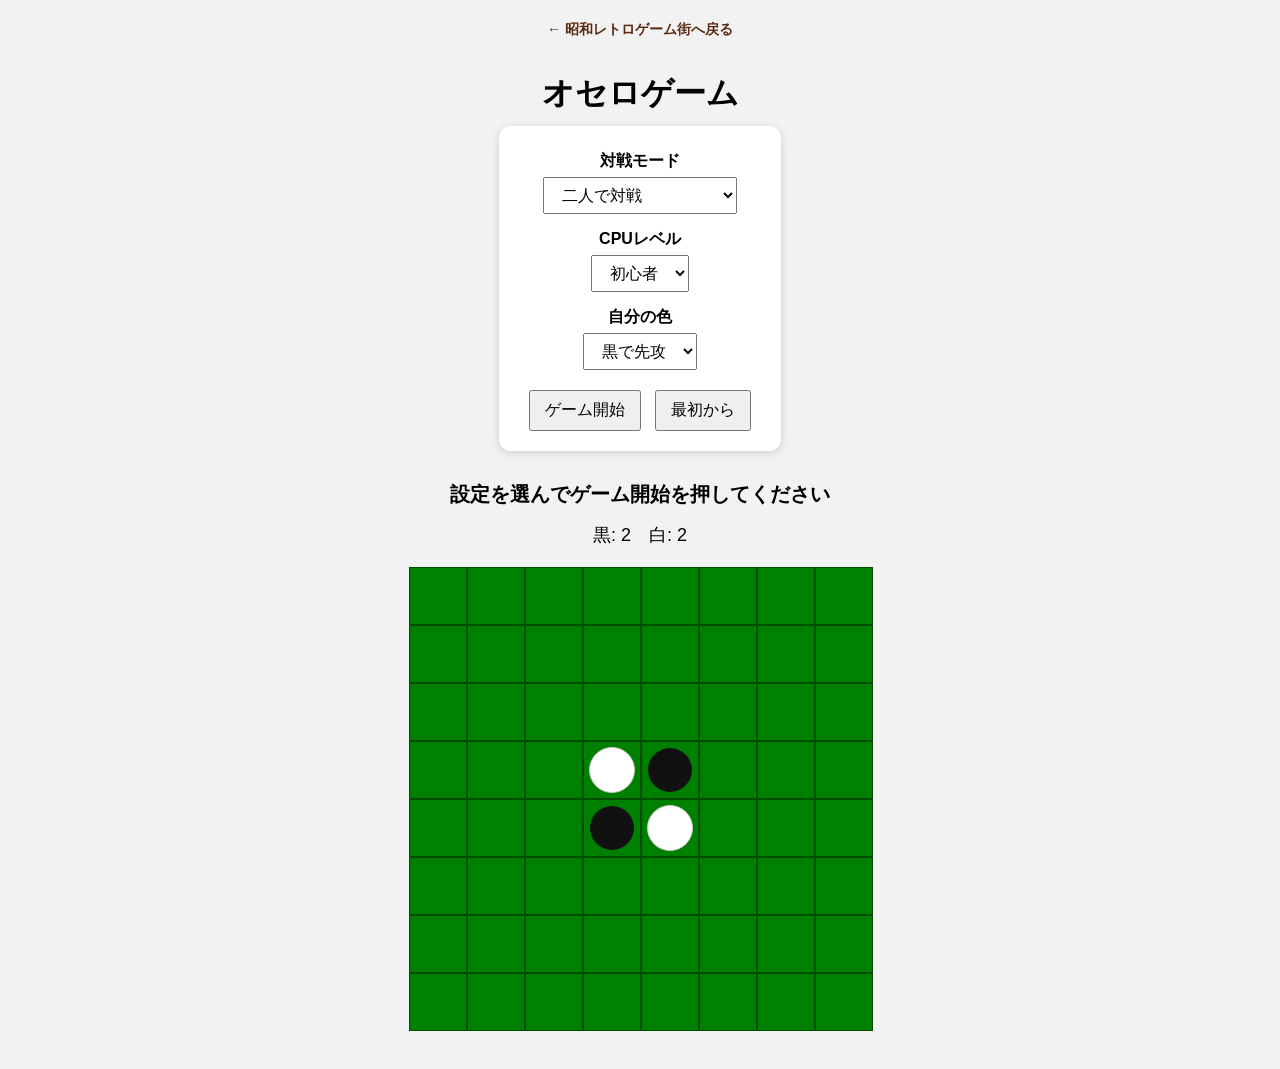
<file: html-css-javascript-react-github-pages/games/othello.html>
<!DOCTYPE html>
<html lang="ja">
<head>
  <meta charset="UTF-8">
  <title>オセロゲーム</title>
  <link rel="icon" type="image/svg+xml" href="../images/favicon.svg">
  <style>
    body {
      font-family: sans-serif;
      text-align: center;
      background: #f2f2f2;
      margin: 0;
      padding: 20px;
    }

    .back-link {
      display: inline-block;
      margin: 0 0 12px;
      color: #5a2b12;
      text-decoration: none;
      font-size: 14px;
      font-weight: bold;
    }

    .back-link:hover {
      text-decoration: underline;
    }

    h1 {
      margin-bottom: 10px;
    }

    #settings {
      background: white;
      display: inline-block;
      padding: 15px 25px;
      border-radius: 12px;
      margin-bottom: 15px;
      box-shadow: 0 2px 8px rgba(0,0,0,0.15);
    }

    .setting-block {
      margin: 10px 0;
    }

    button,
    select {
      font-size: 16px;
      padding: 8px 14px;
      margin: 5px;
      cursor: pointer;
    }

    #info {
      font-size: 20px;
      font-weight: bold;
      margin: 15px;
    }

    #score {
      font-size: 18px;
      margin-bottom: 10px;
    }

    #board {
      display: grid;
      grid-template-columns: repeat(8, 56px);
      grid-template-rows: repeat(8, 56px);
      gap: 2px;
      justify-content: center;
      margin: 20px auto;
    }

    .cell {
      width: 56px;
      height: 56px;
      background: #008000;
      border: 1px solid #004d00;
      display: flex;
      align-items: center;
      justify-content: center;
      cursor: pointer;
    }

    .cell:hover {
      background: #0a9a0a;
    }

    .hint {
      background: #25a525;
    }

    .hint::after {
      content: "";
      width: 12px;
      height: 12px;
      background: rgba(255,255,255,0.55);
      border-radius: 50%;
    }

    .stone {
      width: 44px;
      height: 44px;
      border-radius: 50%;
    }

    .black {
      background: #111;
    }

    .white {
      background: #fff;
      border: 1px solid #ccc;
    }

    @media (max-width: 520px) {
      #board {
        grid-template-columns: repeat(8, 40px);
        grid-template-rows: repeat(8, 40px);
      }

      .cell {
        width: 40px;
        height: 40px;
      }

      .stone {
        width: 31px;
        height: 31px;
      }
    }
  </style>
</head>
<body>

  <a class="back-link" href="../index.html">← 昭和レトロゲーム街へ戻る</a>
  <h1>オセロゲーム</h1>

  <div id="settings">
    <div class="setting-block">
      <strong>対戦モード</strong><br>
      <select id="modeSelect">
        <option value="two">二人で対戦</option>
        <option value="cpu">コンピュータと対戦</option>
      </select>
    </div>

    <div class="setting-block">
      <strong>CPUレベル</strong><br>
      <select id="levelSelect">
        <option value="beginner">初心者</option>
        <option value="middle">中級</option>
        <option value="advanced">上級</option>
      </select>
    </div>

    <div class="setting-block">
      <strong>自分の色</strong><br>
      <select id="colorSelect">
        <option value="black">黒で先攻</option>
        <option value="white">白で後攻</option>
      </select>
    </div>

    <button onclick="startGame()">ゲーム開始</button>
    <button onclick="resetGame()">最初から</button>
  </div>

  <div id="info">設定を選んでゲーム開始を押してください</div>
  <div id="score">黒: 2　白: 2</div>
  <div id="board"></div>

  <script>
    const EMPTY = 0;
    const BLACK = 1;
    const WHITE = 2;

    let board = [];
    let currentPlayer = BLACK;
    let gameMode = "two";
    let cpuLevel = "beginner";
    let humanColor = BLACK;
    let cpuColor = WHITE;
    let gameStarted = false;
    let gameOver = false;

    const directions = [
      [-1, -1], [-1, 0], [-1, 1],
      [0, -1],           [0, 1],
      [1, -1],  [1, 0],  [1, 1]
    ];

    const boardScore = [
      [120, -20, 20, 5, 5, 20, -20, 120],
      [-20, -40, -5, -5, -5, -5, -40, -20],
      [20, -5, 15, 3, 3, 15, -5, 20],
      [5, -5, 3, 3, 3, 3, -5, 5],
      [5, -5, 3, 3, 3, 3, -5, 5],
      [20, -5, 15, 3, 3, 15, -5, 20],
      [-20, -40, -5, -5, -5, -5, -40, -20],
      [120, -20, 20, 5, 5, 20, -20, 120]
    ];

    function startGame() {
      gameMode = document.getElementById("modeSelect").value;
      cpuLevel = document.getElementById("levelSelect").value;

      const selectedColor = document.getElementById("colorSelect").value;

      if (selectedColor === "black") {
        humanColor = BLACK;
        cpuColor = WHITE;
      } else {
        humanColor = WHITE;
        cpuColor = BLACK;
      }

      gameStarted = true;
      setupBoard();

      if (gameMode === "cpu" && currentPlayer === cpuColor) {
        drawBoard();
        updateInfo();
        setTimeout(cpuMove, 700);
      }
    }

    function resetGame() {
      if (!gameStarted) {
        setupBoard();
        document.getElementById("info").textContent =
          "設定を選んでゲーム開始を押してください";
        return;
      }

      setupBoard();

      if (gameMode === "cpu" && currentPlayer === cpuColor) {
        drawBoard();
        updateInfo();
        setTimeout(cpuMove, 700);
      }
    }

    function setupBoard() {
      board = [];
      gameOver = false;
      currentPlayer = BLACK;

      for (let row = 0; row < 8; row++) {
        board[row] = [];
        for (let col = 0; col < 8; col++) {
          board[row][col] = EMPTY;
        }
      }

      board[3][3] = WHITE;
      board[3][4] = BLACK;
      board[4][3] = BLACK;
      board[4][4] = WHITE;

      drawBoard();
      updateInfo();
    }

    function drawBoard() {
      const boardElement = document.getElementById("board");
      boardElement.innerHTML = "";

      for (let row = 0; row < 8; row++) {
        for (let col = 0; col < 8; col++) {
          const cell = document.createElement("div");
          cell.className = "cell";

          cell.onclick = function () {
            placeStone(row, col);
          };

          if (board[row][col] === BLACK) {
            const stone = document.createElement("div");
            stone.className = "stone black";
            cell.appendChild(stone);
          } else if (board[row][col] === WHITE) {
            const stone = document.createElement("div");
            stone.className = "stone white";
            cell.appendChild(stone);
          } else if (shouldShowHint(row, col)) {
            cell.classList.add("hint");
          }

          boardElement.appendChild(cell);
        }
      }
    }

    function shouldShowHint(row, col) {
      if (!gameStarted || gameOver) return false;

      if (gameMode === "two") {
        return getFlippableStones(row, col, currentPlayer).length > 0;
      }

      if (gameMode === "cpu" && currentPlayer === humanColor) {
        return getFlippableStones(row, col, humanColor).length > 0;
      }

      return false;
    }

    function placeStone(row, col) {
      if (!gameStarted || gameOver) return;

      if (gameMode === "cpu" && currentPlayer === cpuColor) {
        return;
      }

      if (board[row][col] !== EMPTY) return;

      const flippableStones = getFlippableStones(row, col, currentPlayer);

      if (flippableStones.length === 0) return;

      board[row][col] = currentPlayer;

      for (const stone of flippableStones) {
        board[stone.row][stone.col] = currentPlayer;
      }

      nextTurn();
    }

    function nextTurn() {
      currentPlayer = currentPlayer === BLACK ? WHITE : BLACK;

      if (!hasValidMove(currentPlayer)) {
        currentPlayer = currentPlayer === BLACK ? WHITE : BLACK;

        if (!hasValidMove(currentPlayer)) {
          endGame();
          return;
        } else {
          alert("置ける場所がないのでパスします");
        }
      }

      drawBoard();
      updateInfo();

      if (gameMode === "cpu" && currentPlayer === cpuColor && !gameOver) {
        setTimeout(cpuMove, 700);
      }
    }

    function cpuMove() {
      if (gameOver) return;

      const validMoves = getValidMoves(cpuColor);

      if (validMoves.length === 0) {
        nextTurn();
        return;
      }

      let selectedMove;

      if (cpuLevel === "beginner") {
        selectedMove = getBeginnerMove(validMoves);
      } else if (cpuLevel === "middle") {
        selectedMove = getMiddleMove(validMoves);
      } else {
        selectedMove = getAdvancedMove(validMoves);
      }

      const flippableStones =
        getFlippableStones(selectedMove.row, selectedMove.col, cpuColor);

      board[selectedMove.row][selectedMove.col] = cpuColor;

      for (const stone of flippableStones) {
        board[stone.row][stone.col] = cpuColor;
      }

      nextTurn();
    }

    function getBeginnerMove(validMoves) {
      const randomIndex = Math.floor(Math.random() * validMoves.length);
      return validMoves[randomIndex];
    }

    function getMiddleMove(validMoves) {
      let bestMove = validMoves[0];

      for (const move of validMoves) {
        if (move.count > bestMove.count) {
          bestMove = move;
        }
      }

      return bestMove;
    }

    function getAdvancedMove(validMoves) {
      let bestMove = validMoves[0];
      let bestScore = -99999;

      for (const move of validMoves) {
        let score = 0;

        score += boardScore[move.row][move.col];
        score += move.count * 8;

        if (isCorner(move.row, move.col)) {
          score += 100;
        }

        if (isDangerNearCorner(move.row, move.col)) {
          score -= 80;
        }

        if (score > bestScore) {
          bestScore = score;
          bestMove = move;
        }
      }

      return bestMove;
    }

    function isCorner(row, col) {
      return (
        (row === 0 && col === 0) ||
        (row === 0 && col === 7) ||
        (row === 7 && col === 0) ||
        (row === 7 && col === 7)
      );
    }

    function isDangerNearCorner(row, col) {
      const dangerousCells = [
        [0, 1], [1, 0], [1, 1],
        [0, 6], [1, 6], [1, 7],
        [6, 0], [6, 1], [7, 1],
        [6, 6], [6, 7], [7, 6]
      ];

      for (const cell of dangerousCells) {
        if (row === cell[0] && col === cell[1]) {
          return true;
        }
      }

      return false;
    }

    function getValidMoves(player) {
      const moves = [];

      for (let row = 0; row < 8; row++) {
        for (let col = 0; col < 8; col++) {
          const flippable = getFlippableStones(row, col, player);

          if (flippable.length > 0) {
            moves.push({
              row: row,
              col: col,
              count: flippable.length
            });
          }
        }
      }

      return moves;
    }

    function getFlippableStones(row, col, player) {
      if (board[row][col] !== EMPTY) {
        return [];
      }

      const opponent = player === BLACK ? WHITE : BLACK;
      let result = [];

      for (const direction of directions) {
        const rowMove = direction[0];
        const colMove = direction[1];

        let nextRow = row + rowMove;
        let nextCol = col + colMove;
        let stonesInThisDirection = [];

        while (
          isInsideBoard(nextRow, nextCol) &&
          board[nextRow][nextCol] === opponent
        ) {
          stonesInThisDirection.push({
            row: nextRow,
            col: nextCol
          });

          nextRow += rowMove;
          nextCol += colMove;
        }

        if (
          stonesInThisDirection.length > 0 &&
          isInsideBoard(nextRow, nextCol) &&
          board[nextRow][nextCol] === player
        ) {
          result = result.concat(stonesInThisDirection);
        }
      }

      return result;
    }

    function hasValidMove(player) {
      return getValidMoves(player).length > 0;
    }

    function isInsideBoard(row, col) {
      return row >= 0 && row < 8 && col >= 0 && col < 8;
    }

    function updateInfo() {
      const counts = countStones();

      document.getElementById("score").textContent =
        "黒: " + counts.black + "　白: " + counts.white;

      if (!gameStarted) {
        return;
      }

      if (gameOver) {
        return;
      }

      if (gameMode === "two") {
        document.getElementById("info").textContent =
          currentPlayer === BLACK ? "黒の番です" : "白の番です";
      } else {
        if (currentPlayer === humanColor) {
          document.getElementById("info").textContent =
            humanColor === BLACK
              ? "あなたの番です（黒）"
              : "あなたの番です（白）";
        } else {
          document.getElementById("info").textContent =
            cpuColor === BLACK
              ? "コンピュータの番です（黒）"
              : "コンピュータの番です（白）";
        }
      }
    }

    function countStones() {
      let black = 0;
      let white = 0;

      for (let row = 0; row < 8; row++) {
        for (let col = 0; col < 8; col++) {
          if (board[row][col] === BLACK) black++;
          if (board[row][col] === WHITE) white++;
        }
      }

      return {
        black: black,
        white: white
      };
    }

    function endGame() {
      gameOver = true;
      drawBoard();

      const counts = countStones();

      let resultText = "ゲーム終了　";

      if (counts.black > counts.white) {
        resultText += "黒の勝ち！";
      } else if (counts.white > counts.black) {
        resultText += "白の勝ち！";
      } else {
        resultText += "引き分け！";
      }

      document.getElementById("info").textContent = resultText;
      document.getElementById("score").textContent =
        "黒: " + counts.black + "　白: " + counts.white;

      alert(
        "ゲーム終了！\n" +
        "黒: " + counts.black + "\n" +
        "白: " + counts.white + "\n\n" +
        resultText
      );
    }

    setupBoard();
  </script>

</body>
</html>
</file>
<file: style.css>
:root {
  --ink: #2d1a12;
  --paper: #fff1c7;
  --red: #c83c2d;
  --gold: #f4c354;
  --green: #2f7a5a;
  --blue: #285f86;
  --shadow: rgba(23, 11, 4, 0.45);
}

* {
  box-sizing: border-box;
}

html {
  min-height: 100%;
}

body {
  min-height: 100%;
  margin: 0;
  color: var(--paper);
  font-family: "Hiragino Maru Gothic ProN", "Yu Gothic", "Meiryo", system-ui, sans-serif;
  background: #24160e;
}

a {
  color: inherit;
}

.hero {
  position: relative;
  min-height: 100svh;
  overflow: hidden;
  background-image: url("images/showa-retro-game-town.png");
  background-size: cover;
  background-position: center center;
  background-repeat: no-repeat;
}

.shade {
  position: absolute;
  inset: 0;
  background: rgba(0, 0, 0, 0.48);
  z-index: 0;
}

.hero-content {
  position: relative;
  z-index: 2;
  width: min(1120px, calc(100% - 32px));
  min-height: 100svh;
  margin: 0 auto;
  padding: clamp(18px, 4vw, 34px) 0 42px;
  display: flex;
  flex-direction: column;
  justify-content: flex-start;
}

.street-label {
  width: fit-content;
  margin: 0 auto;
  padding: 6px 14px;
  color: #ffe8a1;
  background: rgba(42, 25, 14, 0.78);
  border: 2px solid rgba(255, 216, 110, 0.78);
  border-radius: 999px;
  font-size: clamp(0.8rem, 2.5vw, 1rem);
  letter-spacing: 0;
}

.ticker {
  width: min(920px, 100%);
  height: 38px;
  margin: clamp(28vh, 32vh, 330px) auto 18px;
  overflow: hidden;
  display: flex;
  align-items: center;
  color: #fff0b8;
  background: rgba(28, 16, 10, 0.72);
  border-top: 1px solid rgba(255, 224, 130, 0.42);
  border-bottom: 1px solid rgba(255, 224, 130, 0.34);
  box-shadow: 0 5px 18px rgba(0, 0, 0, 0.24);
}

.ticker-track {
  min-width: 100%;
  margin: 0;
  white-space: nowrap;
  font-weight: 800;
  font-size: clamp(0.95rem, 2.2vw, 1.08rem);
  letter-spacing: 0;
  text-shadow: 0 0 8px rgba(255, 229, 142, 0.34);
  animation: ticker-slide 18s linear infinite;
}

.ticker:hover .ticker-track {
  animation-play-state: paused;
}

@keyframes ticker-slide {
  from {
    transform: translateX(100%);
  }

  to {
    transform: translateX(-100%);
  }
}

.game-grid {
  display: grid;
  grid-template-columns: repeat(4, minmax(0, 1fr));
  gap: 16px;
}

.game-card {
  min-height: 244px;
  padding: 18px;
  display: flex;
  flex-direction: column;
  color: #fff4c8;
  text-decoration: none;
  background: rgba(255, 248, 225, 0.24);
  border: 3px solid rgba(75, 42, 24, 0.82);
  border-radius: 8px;
  box-shadow:
    0 7px 0 rgba(63, 31, 14, 0.5),
    0 15px 24px rgba(0, 0, 0, 0.22);
  text-shadow: 0 2px 5px rgba(0, 0, 0, 0.78);
}

.game-card.locked {
  cursor: default;
}

.game-card h2 {
  margin: 6px 0 10px;
  color: #ffe28a;
  font-size: 1.35rem;
  line-height: 1.25;
  letter-spacing: 0;
}

.game-card p {
  margin: 0;
  line-height: 1.65;
}

.shop-tag {
  color: #c9f0c8;
  font-size: 0.82rem;
  font-weight: 700;
}

.card-link,
.play-button,
.badge {
  width: fit-content;
  margin-top: auto;
  padding: 9px 16px;
  color: #fff6c8;
  text-decoration: none;
  font-weight: 700;
  background: var(--blue);
  border: 2px solid #2a1c12;
  border-radius: 6px;
  box-shadow: 0 4px 0 #2a1c12;
}

.card-link:hover,
.card-link:focus-visible,
.game-card:hover .play-button,
.game-card:focus-visible .play-button {
  transform: translateY(2px);
  box-shadow: 0 2px 0 #2a1c12;
}

.badge {
  color: #f9e9bb;
  background: #66594b;
}

.play-button.disabled {
  color: #f9e9bb;
  background: rgba(85, 74, 62, 0.92);
  box-shadow: 0 4px 0 #2a1c12;
}

.game-card.locked:hover .play-button.disabled,
.game-card.locked:focus-visible .play-button.disabled {
  transform: none;
  box-shadow: 0 4px 0 #2a1c12;
}

@media (max-width: 900px) {
  .hero-content {
    justify-content: flex-start;
  }

  .game-grid {
    grid-template-columns: repeat(2, minmax(0, 1fr));
  }
}

@media (max-width: 768px) {
  .hero-content {
    padding-top: 10px;
  }

  .ticker {
    margin: clamp(235px, 32vh, 320px) auto 12px;
  }

  .game-grid {
    margin-top: 10px;
  }
}

@media (max-width: 560px) {
  .hero {
    background-image: url("images/showa-retro-game-town-mobile.png");
    background-position: center top;
    background-size: cover;
  }

  .shade {
    background: rgba(0, 0, 0, 0.34);
  }

  .hero-content {
    width: min(100% - 22px, 1120px);
    padding-top: 10px;
  }

  .ticker {
    height: 32px;
    margin: clamp(235px, 32vh, 320px) auto 10px;
  }

  .game-grid {
    grid-template-columns: 1fr;
    gap: 10px;
    margin-top: 10px;
  }

  .game-card {
    min-height: 146px;
    padding: 13px;
    border-width: 2px;
    box-shadow:
      0 5px 0 rgba(63, 31, 14, 0.5),
      0 12px 18px rgba(0, 0, 0, 0.2);
  }

  .game-card h2 {
    margin: 4px 0 7px;
    font-size: 1.12rem;
  }

  .game-card p {
    font-size: 0.92rem;
    line-height: 1.45;
  }

  .shop-tag {
    font-size: 0.76rem;
  }

  .card-link,
  .play-button,
  .badge {
    padding: 7px 13px;
    font-size: 0.9rem;
  }

}
</file>
<file: html-css-javascript-react-github-pages/style.css>
:root {
  --ink: #2d1a12;
  --paper: #fff1c7;
  --red: #c83c2d;
  --gold: #f4c354;
  --green: #2f7a5a;
  --blue: #285f86;
  --shadow: rgba(23, 11, 4, 0.45);
}

* {
  box-sizing: border-box;
}

html {
  min-height: 100%;
}

body {
  min-height: 100%;
  margin: 0;
  color: var(--paper);
  font-family: "Hiragino Maru Gothic ProN", "Yu Gothic", "Meiryo", system-ui, sans-serif;
  background: #24160e;
}

a {
  color: inherit;
}

.hero {
  position: relative;
  min-height: 100svh;
  overflow: hidden;
  background-image: url("images/showa-retro-game-town.png");
  background-size: cover;
  background-position: center center;
  background-repeat: no-repeat;
}

.shade {
  position: absolute;
  inset: 0;
  background: rgba(0, 0, 0, 0.48);
  z-index: 0;
}

.hero-content {
  position: relative;
  z-index: 2;
  width: min(1120px, calc(100% - 32px));
  min-height: 100svh;
  margin: 0 auto;
  padding: clamp(18px, 4vw, 34px) 0 42px;
  display: flex;
  flex-direction: column;
  justify-content: flex-start;
}

.street-label {
  width: fit-content;
  margin: 0 auto;
  padding: 6px 14px;
  color: #ffe8a1;
  background: rgba(42, 25, 14, 0.78);
  border: 2px solid rgba(255, 216, 110, 0.78);
  border-radius: 999px;
  font-size: clamp(0.8rem, 2.5vw, 1rem);
  letter-spacing: 0;
}

.ticker {
  width: min(920px, 100%);
  height: 38px;
  margin: clamp(28vh, 32vh, 330px) auto 18px;
  overflow: hidden;
  display: flex;
  align-items: center;
  color: #fff0b8;
  background: rgba(28, 16, 10, 0.72);
  border-top: 1px solid rgba(255, 224, 130, 0.42);
  border-bottom: 1px solid rgba(255, 224, 130, 0.34);
  box-shadow: 0 5px 18px rgba(0, 0, 0, 0.24);
}

.ticker-track {
  min-width: 100%;
  margin: 0;
  white-space: nowrap;
  font-weight: 800;
  font-size: clamp(0.95rem, 2.2vw, 1.08rem);
  letter-spacing: 0;
  text-shadow: 0 0 8px rgba(255, 229, 142, 0.34);
  animation: ticker-slide 18s linear infinite;
}

.ticker:hover .ticker-track {
  animation-play-state: paused;
}

@keyframes ticker-slide {
  from {
    transform: translateX(100%);
  }

  to {
    transform: translateX(-100%);
  }
}

.game-grid {
  display: grid;
  grid-template-columns: repeat(4, minmax(0, 1fr));
  gap: 16px;
}

.game-card {
  min-height: 244px;
  padding: 18px;
  display: flex;
  flex-direction: column;
  color: #fff4c8;
  text-decoration: none;
  background: rgba(255, 248, 225, 0.24);
  border: 3px solid rgba(75, 42, 24, 0.82);
  border-radius: 8px;
  box-shadow:
    0 7px 0 rgba(63, 31, 14, 0.5),
    0 15px 24px rgba(0, 0, 0, 0.22);
  text-shadow: 0 2px 5px rgba(0, 0, 0, 0.78);
}

.game-card.locked {
  cursor: default;
}

.game-card h2 {
  margin: 6px 0 10px;
  color: #ffe28a;
  font-size: 1.35rem;
  line-height: 1.25;
  letter-spacing: 0;
}

.game-card p {
  margin: 0;
  line-height: 1.65;
}

.shop-tag {
  color: #c9f0c8;
  font-size: 0.82rem;
  font-weight: 700;
}

.card-link,
.play-button,
.badge {
  width: fit-content;
  margin-top: auto;
  padding: 9px 16px;
  color: #fff6c8;
  text-decoration: none;
  font-weight: 700;
  background: var(--blue);
  border: 2px solid #2a1c12;
  border-radius: 6px;
  box-shadow: 0 4px 0 #2a1c12;
}

.card-link:hover,
.card-link:focus-visible,
.game-card:hover .play-button,
.game-card:focus-visible .play-button {
  transform: translateY(2px);
  box-shadow: 0 2px 0 #2a1c12;
}

.badge {
  color: #f9e9bb;
  background: #66594b;
}

.play-button.disabled {
  color: #f9e9bb;
  background: rgba(85, 74, 62, 0.92);
  box-shadow: 0 4px 0 #2a1c12;
}

.game-card.locked:hover .play-button.disabled,
.game-card.locked:focus-visible .play-button.disabled {
  transform: none;
  box-shadow: 0 4px 0 #2a1c12;
}

@media (max-width: 900px) {
  .hero-content {
    justify-content: flex-start;
  }

  .game-grid {
    grid-template-columns: repeat(2, minmax(0, 1fr));
  }
}

@media (max-width: 560px) {
  .hero-content {
    width: min(100% - 22px, 1120px);
    padding-top: 22px;
  }

  .ticker {
    height: 34px;
    margin: 24vh auto 14px;
  }

  .game-grid {
    grid-template-columns: 1fr;
    gap: 13px;
  }

  .game-card {
    min-height: 190px;
  }

}
</file>
